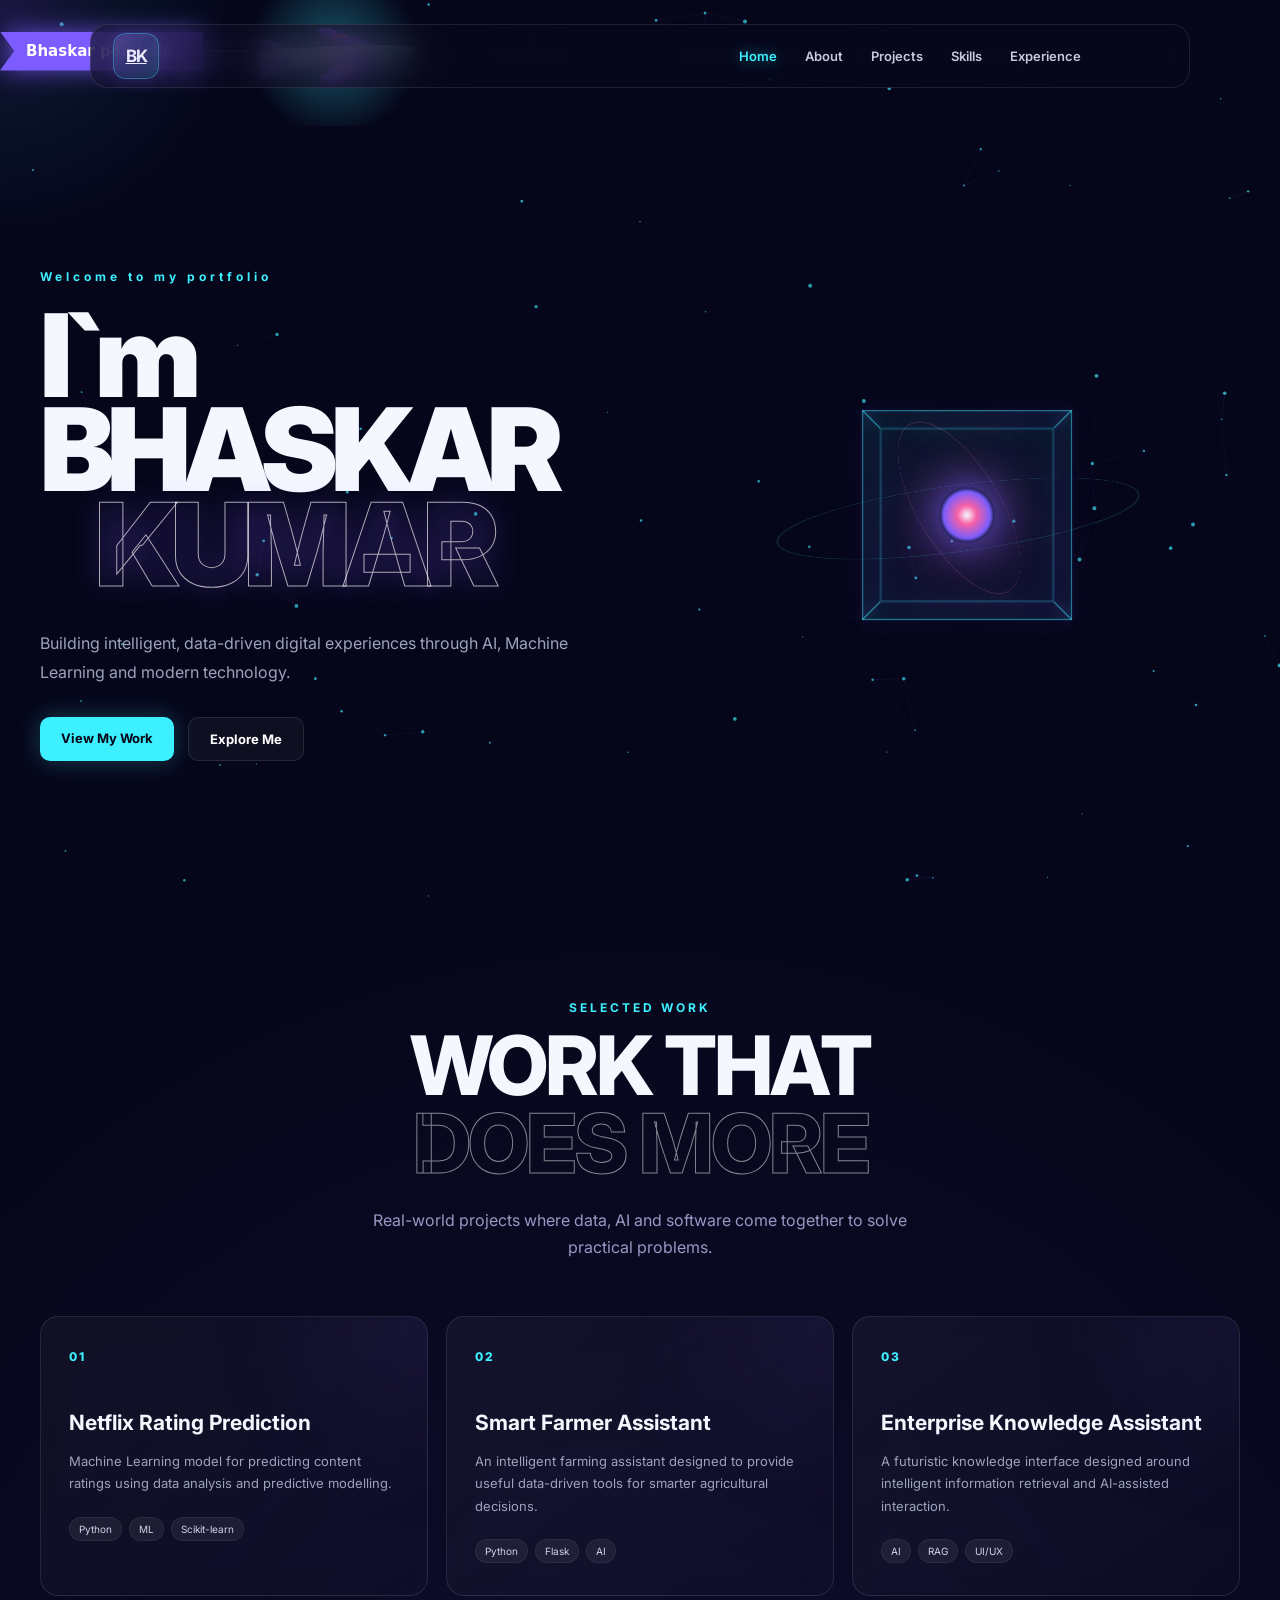
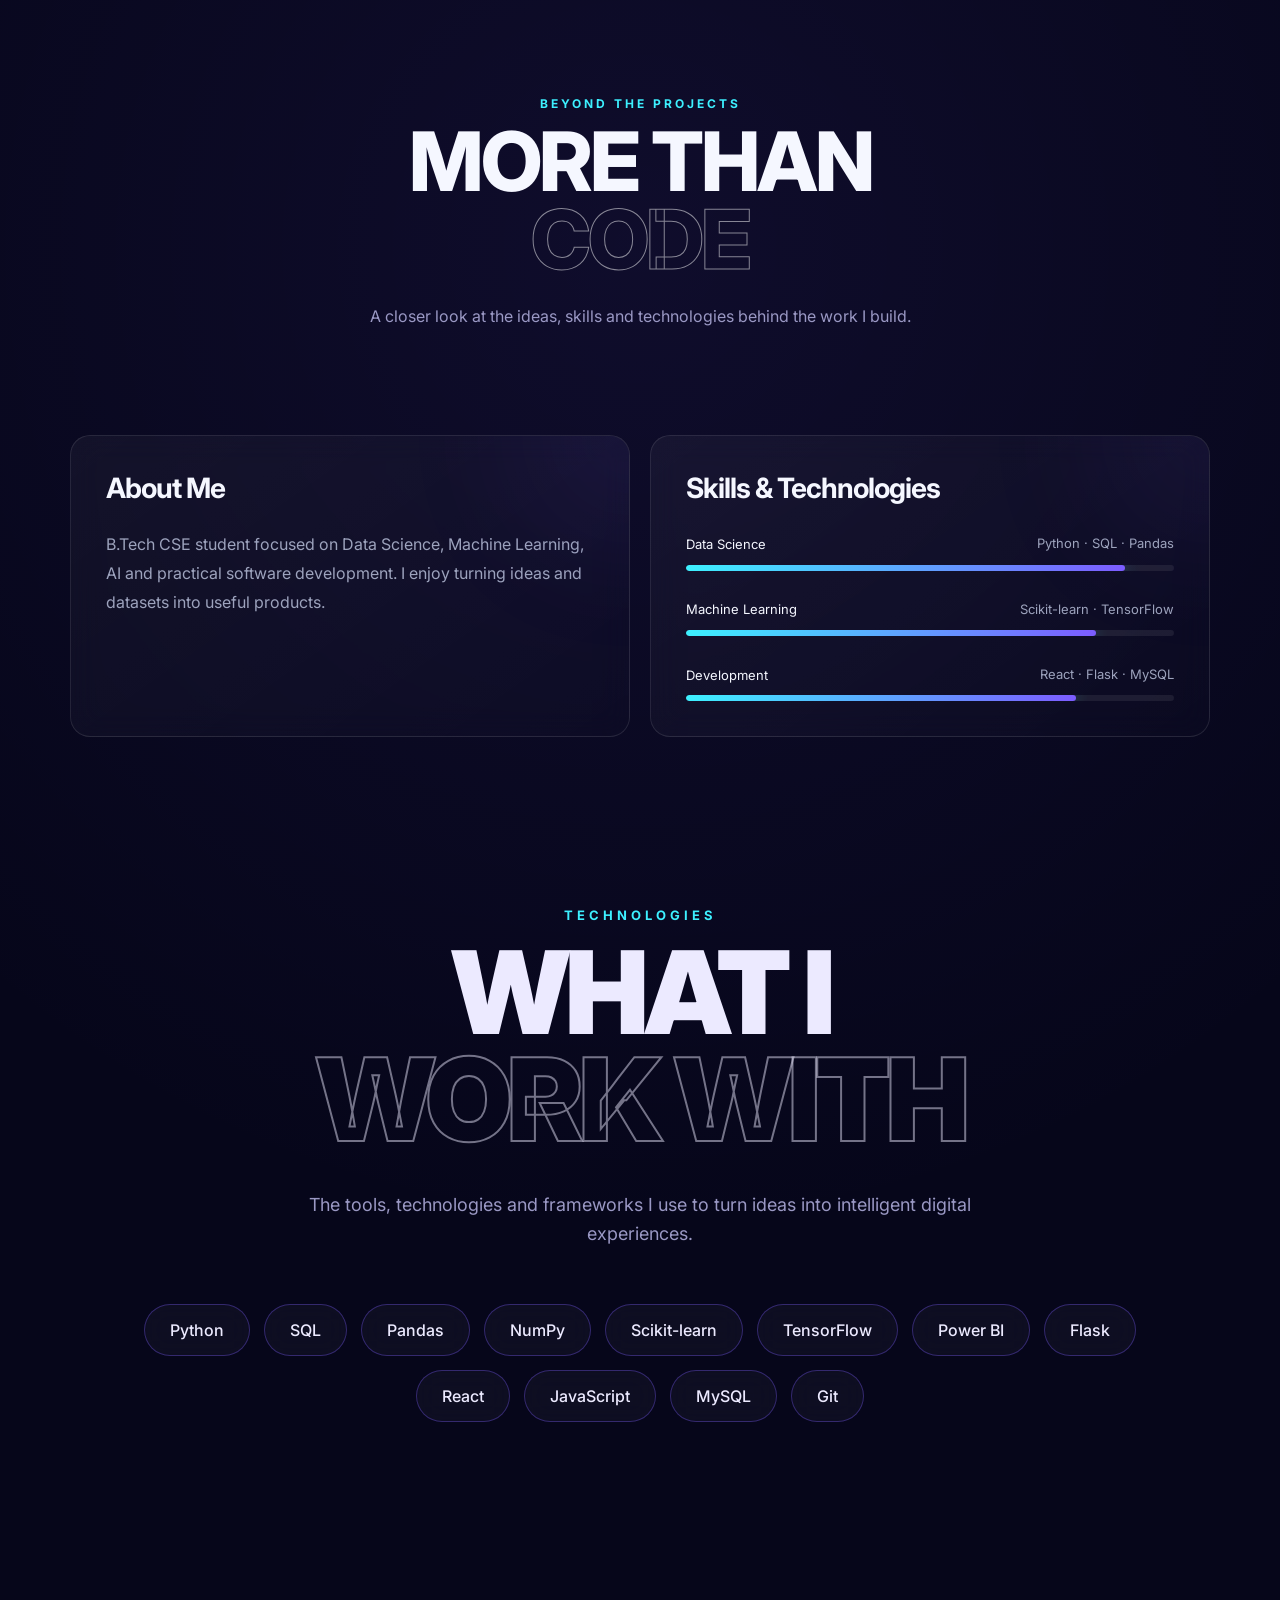
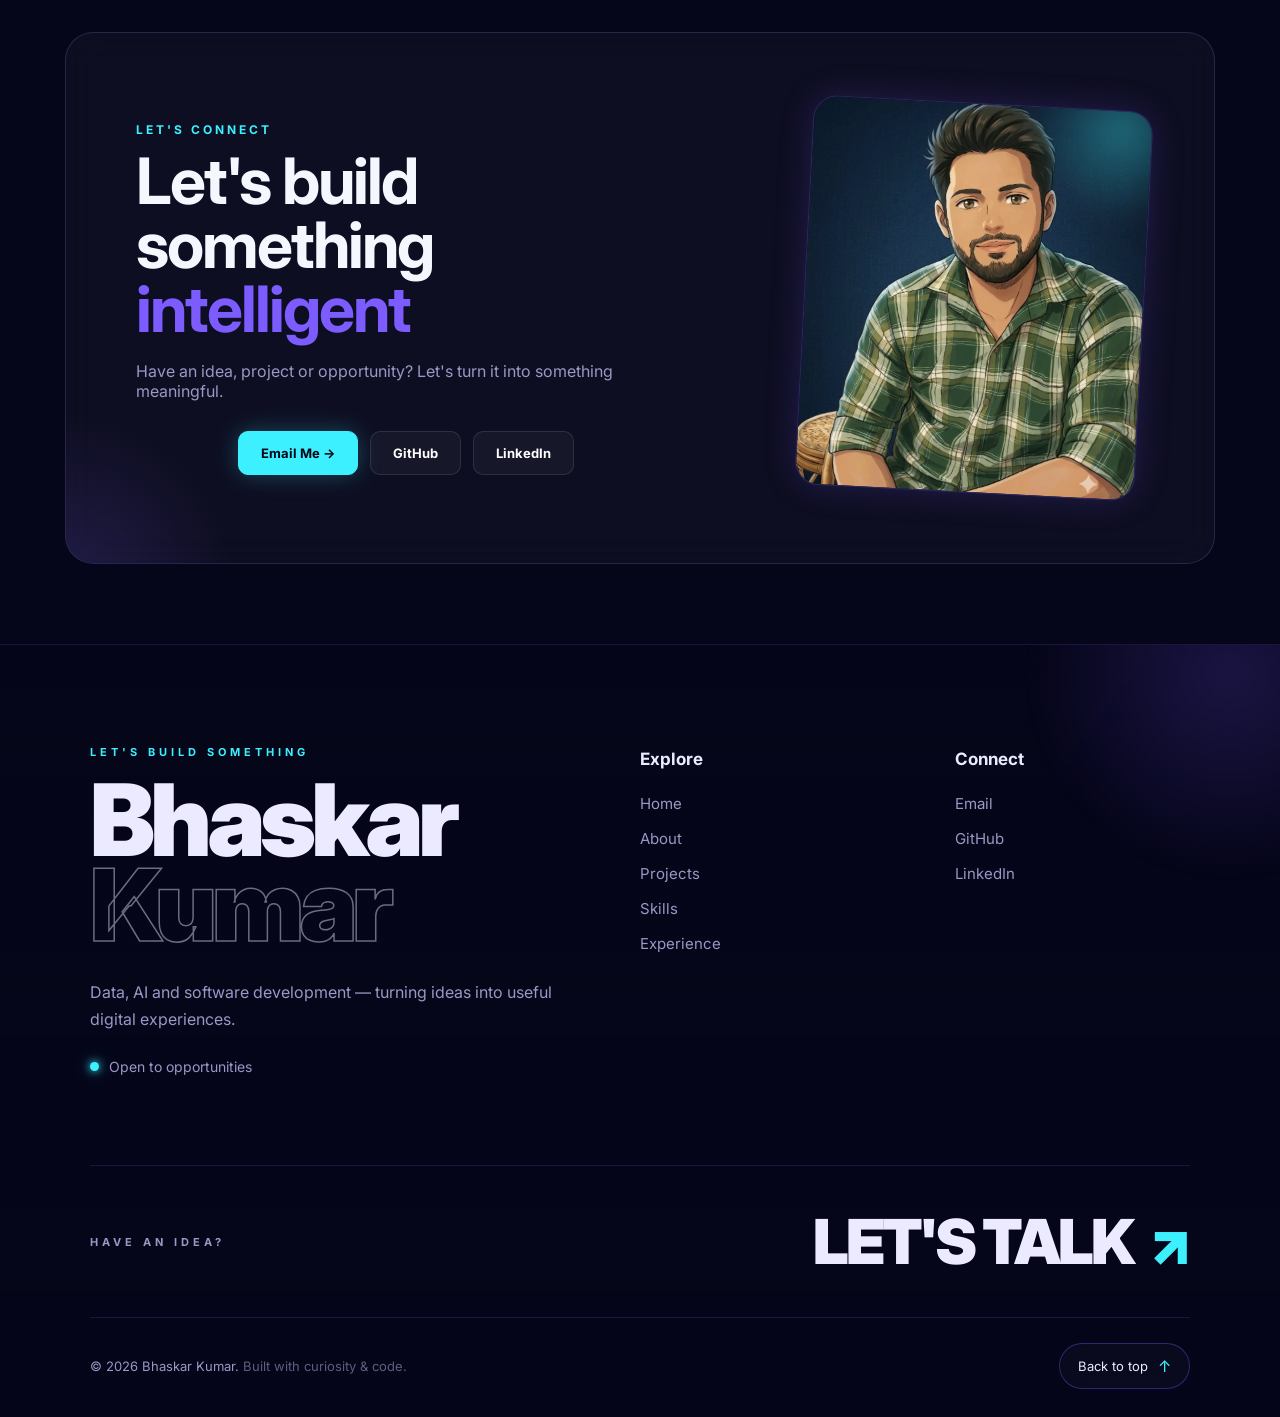
<file: index.html>
<!DOCTYPE html>
<html lang="en">
<head>
    <meta charset="UTF-8">
    <meta name="viewport" content="width=device-width, initial-scale=1.0">

    <title>Bhaskar Kumar | Portfolio</title>

    <link rel="stylesheet" href="css/global.css">
</head>

<body>


    <!-- AIRPLANE SVG DEFINITION -->
    <svg width="0" height="0" style="position:absolute" aria-hidden="true">
        <defs>

            <symbol id="pl" viewBox="0 0 200 120">

                <path
                    d="M120 52 L80 6 L98 6 L156 52Z"
                    style="fill:var(--v)"
                />

                <path
                    d="M120 68 L80 114 L98 114 L156 68Z"
                    style="fill:var(--v)"
                />

                <path
                    d="M34 53 L12 30 L24 30 L52 53Z"
                    style="fill:var(--v)"
                />

                <path
                    d="M34 67 L12 90 L24 90 L52 67Z"
                    style="fill:var(--v)"
                />

                <path
                    d="M196 60 C186 51 150 49 100 49 L30 52 L10 58 L10 62 L30 68 L100 71 C150 71 186 69 196 60Z"
                    style="fill:var(--fg)"
                />

                <ellipse
                    cx="168"
                    cy="60"
                    rx="14"
                    ry="4.5"
                    style="fill:var(--c)"
                />

                <rect
                    x="100"
                    y="22"
                    width="18"
                    height="7"
                    rx="3"
                    style="fill:var(--p)"
                />

                <rect
                    x="100"
                    y="91"
                    width="18"
                    height="7"
                    rx="3"
                    style="fill:var(--p)"
                />

            </symbol>

        </defs>
    </svg>
    
        <!-- AIRPLANE -->
    <div class="flyer" aria-hidden="true">

        <div class="fin">

            <div class="ban">
                <span>Bhaskar portfolio</span>
            </div>

            <div class="rope"></div>

            <div class="pw">

                <div class="plane">

                    <svg class="ly"
                         viewBox="0 0 200 120"
                         style="transform:translateZ(-12px);filter:brightness(.4)">
                        <use href="#pl" width="200" height="120"></use>
                    </svg>

                    <svg class="ly"
                         viewBox="0 0 200 120"
                         style="transform:translateZ(-9px);filter:brightness(.5)">
                        <use href="#pl" width="200" height="120"></use>
                    </svg>

                    <svg class="ly"
                         viewBox="0 0 200 120"
                         style="transform:translateZ(-6px);filter:brightness(.6)">
                        <use href="#pl" width="200" height="120"></use>
                    </svg>

                    <svg class="ly"
                         viewBox="0 0 200 120"
                         style="transform:translateZ(-3px);filter:brightness(.8)">
                        <use href="#pl" width="200" height="120"></use>
                    </svg>

                    <svg class="ly"
                         viewBox="0 0 200 120">
                        <use href="#pl" width="200" height="120"></use>
                    </svg>

                </div>

            </div>

        </div>

    </div>

    <!-- Animated Background -->
    <canvas id="bg"></canvas>
    <div class="mouse-glow"></div>


    <!-- Navigation -->
    <nav class="navbar">

        <a href="index.html" class="logo">BK</a>

        <div class="nav-links">
            <a href="index.html" class="active">Home</a>
            <a href="about.html">About</a>
            <a href="projects.html">Projects</a>
            <a href="skills.html">Skills</a>
            <a href="experience.html">Experience</a>
        </div>

       <!---- <button class="theme-btn" id="themeToggle">☼</button> --->

    </nav>


    <!-- Hero Section -->
    <main class="hero">

        <div class="hero-content">

            <p class="eyebrow">
                Welcome to my portfolio
            </p>

            <h1>
                 I`m BHASKAR
                <span>KUMAR</span>
            </h1>

            <p class="hero-description">
                Building intelligent, data-driven digital experiences
                through AI, Machine Learning and modern technology.
            </p>

            <div class="hero-buttons">
                <a href="#projects" class="primary-btn">
                    View My Work
                </a>

                <a href="about.html" class="secondary-btn">
                    Explore Me
                </a>
            </div>

        </div>


        <!-- 3D Visual -->
        <div class="hero-visual">

            <div class="orbit orbit-one"></div>
            <div class="orbit orbit-two"></div>

            <div class="cube">

                <div class="face front"></div>
                <div class="face back"></div>
                <div class="face right"></div>
                <div class="face left"></div>
                <div class="face top"></div>
                <div class="face bottom"></div>

                <div class="cube-core"></div>

            </div>

        </div>

    </main>


    <!-- Projects Preview -->
    <section class="projects-preview" id="projects">

        <div class="section-heading">

            <p class="section-label">
                SELECTED WORK
            </p>

            <h2>
                WORK THAT
                <span>DOES MORE</span>
            </h2>

            <p>
                Real-world projects where data, AI and software
                come together to solve practical problems.
            </p>

        </div>


        <div class="project-grid">

            <article class="project-card">

                <span class="project-number">01</span>

                <h3>Netflix Rating Prediction</h3>

                <p>
                    Machine Learning model for predicting
                    content ratings using data analysis and
                    predictive modelling.
                </p>

                <div class="project-tags">
                    <span>Python</span>
                    <span>ML</span>
                    <span>Scikit-learn</span>
                </div>

            </article>


            <article class="project-card">

                <span class="project-number">02</span>

                <h3>Smart Farmer Assistant</h3>

                <p>
                    An intelligent farming assistant designed
                    to provide useful data-driven tools for
                    smarter agricultural decisions.
                </p>

                <div class="project-tags">
                    <span>Python</span>
                    <span>Flask</span>
                    <span>AI</span>
                </div>

            </article>


            <article class="project-card">

                <span class="project-number">03</span>

                <h3>Enterprise Knowledge Assistant</h3>

                <p>
                    A futuristic knowledge interface designed
                    around intelligent information retrieval
                    and AI-assisted interaction.
                </p>

                <div class="project-tags">
                    <span>AI</span>
                    <span>RAG</span>
                    <span>UI/UX</span>
                </div>

            </article>

        </div>

        <!-- =========================
             ABOUT + SKILLS
        ========================= -->
        <!-- About & Skills Heading -->
        <div class="section-heading about-heading">

            <p class="section-label">
                BEYOND THE PROJECTS
            </p>

            <h2>
                MORE THAN
                <span>CODE</span>
            </h2>

            <p>
                A closer look at the ideas, skills and technologies
                behind the work I build.
            </p>

        </div>

        <section id="about">
            <div class="about">

                <div class="panel">
                    <h2>About Me</h2>

                    <p class="muted">
                        B.Tech CSE student focused on Data Science,
                        Machine Learning, AI and practical software development.
                        I enjoy turning ideas and datasets into useful products.
                    </p>
                </div>

                <div id="skills" class="panel">
                    <h2>Skills & Technologies</h2>

                    <div class="skill">
                        <div class="skill-top">
                            <span>Data Science</span>
                            <span class="muted">
                                Python · SQL · Pandas
                            </span>
                        </div>

                        <div class="bar">
                            <i style="width:90%"></i>
                        </div>
                    </div>

                    <div class="skill">
                        <div class="skill-top">
                            <span>Machine Learning</span>
                            <span class="muted">
                                Scikit-learn · TensorFlow
                            </span>
                        </div>

                        <div class="bar">
                            <i style="width:84%"></i>
                        </div>
                    </div>

                    <div class="skill">
                        <div class="skill-top">
                            <span>Development</span>
                            <span class="muted">
                                React · Flask · MySQL
                            </span>
                        </div>

                        <div class="bar">
                            <i style="width:80%"></i>
                        </div>
                    </div>

                </div>

            </div>
        </section>
        
        <!-- =========================
            WAHT I WORK WITH
        ========================= -->

        <section class="work-with">

            <div class="work-with-heading">

                <p class="section-label">
                    TECHNOLOGIES
                </p>

                <h2>
                    WHAT I
                    <span>WORK WITH</span>
                </h2>

                <p class="work-with-description">
                    The tools, technologies and frameworks I use
                    to turn ideas into intelligent digital experiences.
                </p>

            </div>


            <!-- TECHNOLOGY PILLS -->
            <div class="tech-list">

                <span class="tech-pill">Python</span>
                <span class="tech-pill">SQL</span>
                <span class="tech-pill">Pandas</span>
                <span class="tech-pill">NumPy</span>

                <span class="tech-pill">Scikit-learn</span>
                <span class="tech-pill">TensorFlow</span>
                <span class="tech-pill">Power BI</span>

                <span class="tech-pill">Flask</span>
                <span class="tech-pill">React</span>
                <span class="tech-pill">JavaScript</span>

                <span class="tech-pill">MySQL</span>
                <span class="tech-pill">Git</span>

            </div>

        </section>
       


        <!-- =========================
            CONTACT
        ========================= -->

        <section id="contact" class="cta">

            <div class="cta-content">

                <p class="section-label">
                    LET'S CONNECT
                </p>

                <h2>
                    Let's build something
                    <span>intelligent</span>
                </h2>

                <p class="cta-text">
                    Have an idea, project or opportunity?
                    Let's turn it into something meaningful.
                </p>

                <div class="row">

                    <a
                        class="btn primary"
                        href="mailto:bhaskarkumar7673@gmail.com"
                    >
                        Email Me →
                    </a>

                    <a
                        class="btn"
                        href="https://github.com/Bhaskarkumar123"
                    >
                        GitHub
                    </a>

                    <a
                        class="btn"
                        href="https://www.linkedin.com/in/bhaskar-kumar-37b257291"
                    >
                        LinkedIn
                    </a>

                </div>

            </div>


            <div class="cta-image">

                <div class="image-glow"></div>

                <img
                    src="images/contact.jpeg"
                    alt="Bhaskar Kumar"
                >

            </div>

        </section>
    </section>


<!-- ========================================
     FOOTER
======================================== -->

<footer class="site-footer">

    <div class="footer-glow"></div>

    <div class="footer-top">

        <!-- LEFT -->
        <div class="footer-intro">

            <p class="footer-label">
                LET'S BUILD SOMETHING
            </p>

            <h2>
                Bhaskar
                <span> Kumar</span>
            </h2>

            <p class="footer-description">
                Data, AI and software development —
                turning ideas into useful digital experiences.
            </p>

            <div class="footer-status">
                <span class="status-dot"></span>
                Open to opportunities
            </div>

        </div>


        <!-- EXPLORE -->
        <div class="footer-column">

            <h3>Explore</h3>

            <a href="index.html">Home</a>
            <a href="about.html">About</a>
            <a href="projects.html">Projects</a>
            <a href="skills.html">Skills</a>
            <a href="experience.html">Experience</a>

        </div>


        <!-- CONNECT -->
        <div class="footer-column">

            <h3>Connect</h3>

            <a href="mailto:bhaskarkumar7673@gmail.com">
                Email
            </a>

            <a href="https://github.com/Bhaskarkumar123" target="_blank">
                GitHub
            </a>

            <a href="https://www.linkedin.com/in/bhaskar-kumar-37b257291" target="_blank">
                LinkedIn
            </a>

        </div>

    </div>


    <!-- BIG CTA -->

    <div class="footer-cta">

        <p>HAVE AN IDEA?</p>

        <a href="mailto:bhaskarkumar7673@gmail.com">
            LET'S TALK
            <span>↗</span>
        </a>

    </div>


    <!-- BOTTOM -->

    <div class="footer-bottom">

        <p>
            © 2026 Bhaskar Kumar.
            <span>Built with curiosity & code.</span>
        </p>

        <a href="#" class="back-top">
            Back to top
            <span>↑</span>
        </a>

    </div>

</footer>
    <script src="js/background.js"></script>

</body>
</html>
</file>
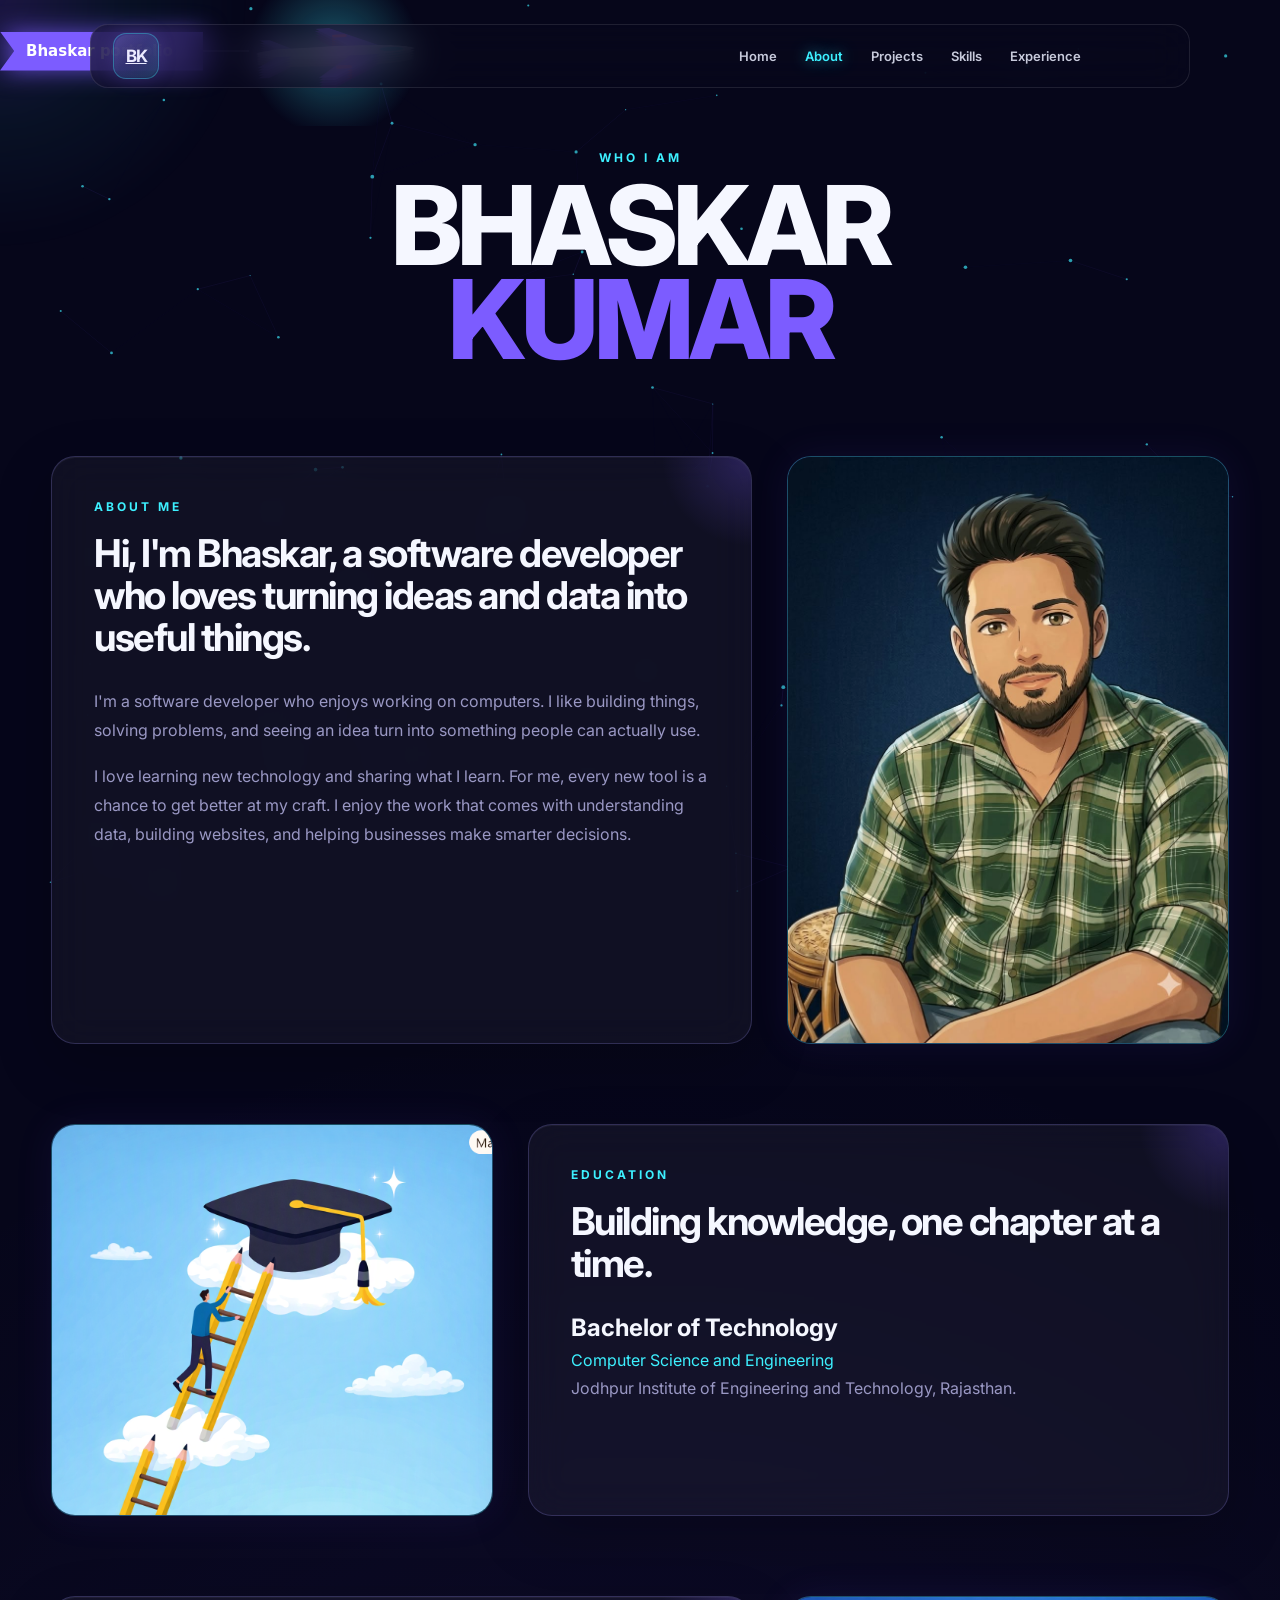
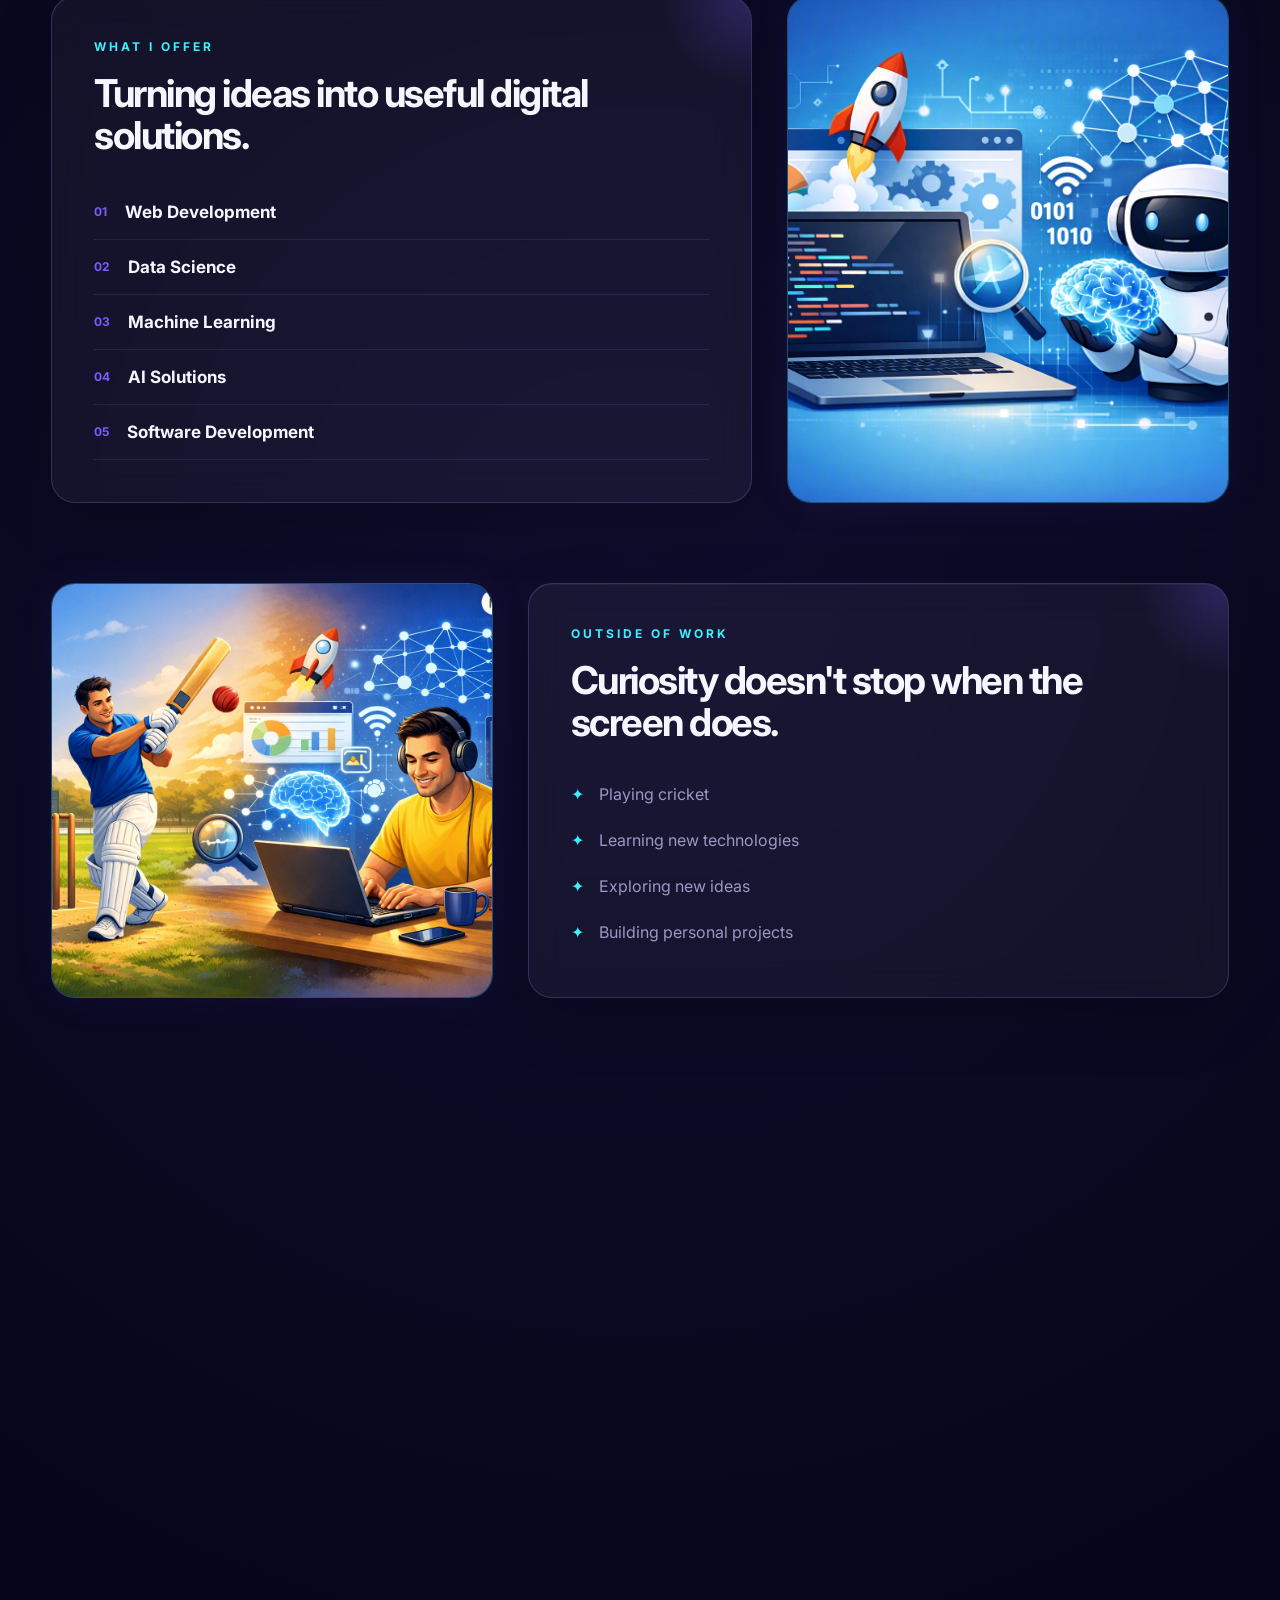
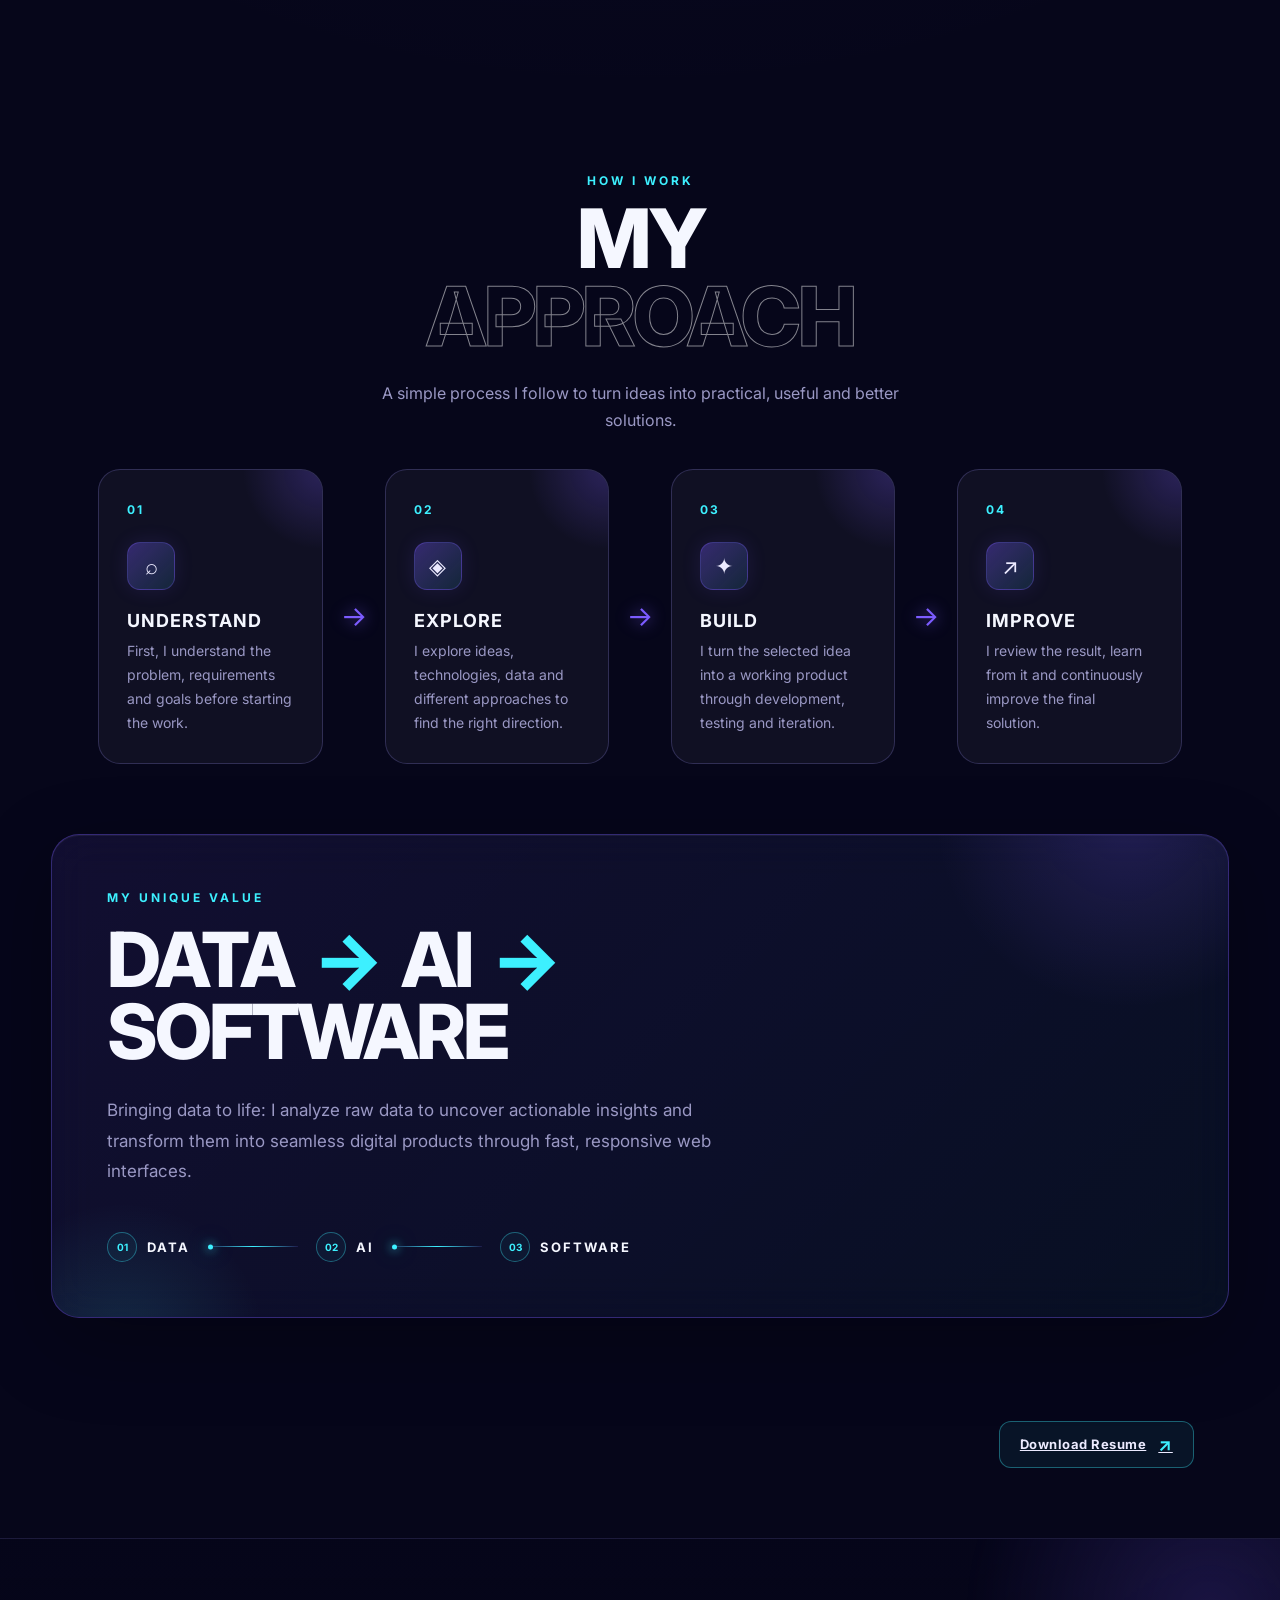
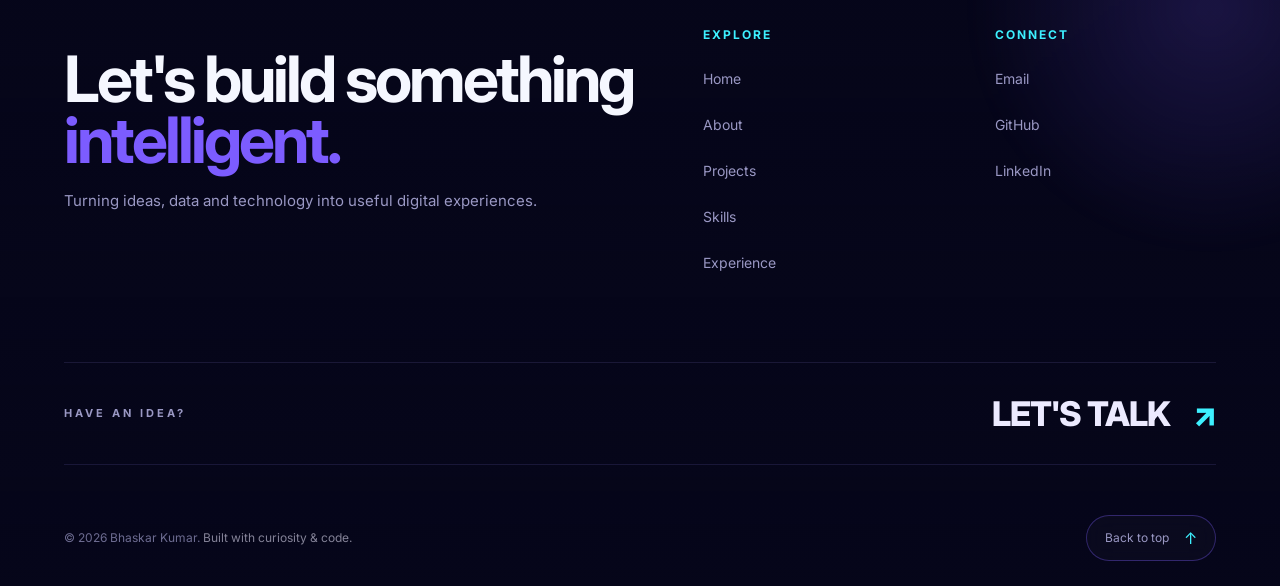
<file: about.html>
<!DOCTYPE html>
<html lang="en">
<head>
    <meta charset="UTF-8">
    <meta name="viewport" content="width=device-width, initial-scale=1.0">

    <title>About | Bhaskar Kumar</title>

    <link rel="stylesheet" href="css/global.css">
    <link rel="stylesheet" href="css/about.css">
    
</head>

<body>


    <!-- Airplane SVG Definition -->
    <svg width="0" height="0" style="position:absolute" aria-hidden="true">
        <defs>
            <symbol id="pl" viewBox="0 0 200 120">

                <path d="M120 52 L80 6 L98 6 L156 52Z"
                      style="fill:var(--v)"/>

                <path d="M120 68 L80 114 L98 114 L156 68Z"
                      style="fill:var(--v)"/>

                <path d="M34 53 L12 30 L24 30 L52 53Z"
                      style="fill:var(--v)"/>

                <path d="M34 67 L12 90 L24 90 L52 67Z"
                      style="fill:var(--v)"/>

                <path d="M196 60
                         C186 51 150 49 100 49
                         L30 52 L10 58
                         L10 62 L30 68
                         L100 71
                         C150 71 186 69 196 60Z"
                      style="fill:var(--fg)"/>

                <ellipse cx="168" cy="60" rx="14" ry="4.5"
                         style="fill:var(--c)"/>

                <rect x="100" y="22" width="18" height="7" rx="3"
                      style="fill:var(--p)"/>

                <rect x="100" y="91" width="18" height="7" rx="3"
                      style="fill:var(--p)"/>

            </symbol>
        </defs>
    </svg>

        <!-- Flying Airplane -->
    <div class="flyer" aria-hidden="true">

        <div class="fin">

            <div class="ban">
                <span>Bhaskar portfolio</span>
            </div>

            <div class="rope"></div>

            <div class="pw">

                <div class="plane">

                    <svg class="ly" viewBox="0 0 200 120"
                         style="transform:translateZ(-12px);filter:brightness(.4)">
                        <use href="#pl" width="200" height="120"></use>
                    </svg>

                    <svg class="ly" viewBox="0 0 200 120"
                         style="transform:translateZ(-9px);filter:brightness(.5)">
                        <use href="#pl" width="200" height="120"></use>
                    </svg>

                    <svg class="ly" viewBox="0 0 200 120"
                         style="transform:translateZ(-6px);filter:brightness(.6)">
                        <use href="#pl" width="200" height="120"></use>
                    </svg>

                    <svg class="ly" viewBox="0 0 200 120"
                         style="transform:translateZ(-3px);filter:brightness(.8)">
                        <use href="#pl" width="200" height="120"></use>
                    </svg>

                    <svg class="ly" viewBox="0 0 200 120">
                        <use href="#pl" width="200" height="120"></use>
                    </svg>

                </div>

            </div>

        </div>

    </div>

    <!-- Same Background -->
    <canvas id="bg"></canvas>
    <div class="mouse-glow"></div>


    <!-- Same Navbar -->
    <nav class="navbar">

        <a href="index.html" class="logo">BK</a>

        <div class="nav-links">
            <a href="index.html">Home</a>
            <a href="about.html" class="active">About</a>
            <a href="projects.html">Projects</a>
            <a href="skills.html">Skills</a>
            <a href="experience.html">Experience</a>
           <!----- <button class="theme-toggle">☼</button> --->
        </div>

    </nav>


    <main class="about-page">

        <!-- PAGE TITLE -->
        <header class="about-title reveal-top">
            <p class="section-label">WHO I AM</p>
            <h1>
                BHASKAR<br>
                <span>KUMAR</span>
            </h1>
        </header>


        <!-- 1. ABOUT ME + PHOTO -->
        <section class="about-row">

            <div class="about-card glass-card reveal-top">

                <p class="card-label">ABOUT ME</p>

                <h2>
                    Hi, I'm Bhaskar, a software developer who loves
                    turning ideas and data into useful things.
                </h2>

                <div class="about-story">

                    <p>
                        I'm a software developer who enjoys working on
                        computers. I like building things, solving problems,
                        and seeing an idea turn into something people can
                        actually use.
                    </p>

                    <p>
                        I love learning new technology and sharing what I
                        learn. For me, every new tool is a chance to get
                        better at my craft. I enjoy the work that comes with
                        understanding data, building websites, and helping
                        businesses make smarter decisions.
                    </p>

                </div>

            </div>


            <div class="photo-card reveal-right">
                <div class="photo-frame">
                    <img src="images/contact.jpeg"
                         alt="Bhaskar Kumar">
                </div>
            </div>

        </section>


        <!-- 2. PHOTO + EDUCATION -->
        <section class="about-row reverse">

            <div class="photo-card reveal-left">
                <div class="photo-frame">

                    <img src="images/BCO.png"
                         alt="Bhaskar Kumar">

                </div>
            </div>


            <div class="education-card glass-card reveal-top">

                <p class="card-label">EDUCATION</p>

                <h2>
                    Building knowledge,
                    one chapter at a time.
                </h2>

                <div class="education-content">

                    <h3>Bachelor of Technology</h3>

                    <p>
                        Computer Science and Engineering
                    </p>

                    <span>
                        Jodhpur Institute of Engineering and Technology, Rajasthan.
                    </span>

                </div>

            </div>

        </section>


        <!-- 3. WHAT I OFFER + PHOTO -->
        <section class="about-row">

            <div class="offer-card glass-card reveal-left">

                <p class="card-label">WHAT I OFFER</p>

                <h2>
                    Turning ideas into
                    useful digital solutions.
                </h2>

                <div class="offer-list">

                    <div class="offer-item">
                        <span>01</span>
                        <strong>Web Development</strong>
                    </div>

                    <div class="offer-item">
                        <span>02</span>
                        <strong>Data Science</strong>
                    </div>

                    <div class="offer-item">
                        <span>03</span>
                        <strong>Machine Learning</strong>
                    </div>

                    <div class="offer-item">
                        <span>04</span>
                        <strong>AI Solutions</strong>
                    </div>

                    <div class="offer-item">
                        <span>05</span>
                        <strong>Software Development</strong>
                    </div>

                </div>

            </div>


            <div class="photo-card reveal-right">

                <div class="photo-frame">
                    <img src="images/BCO1.png"
                         alt="Bhaskar Kumar">
                </div>

            </div>

        </section>
        

        <!-- 4. PHOTO + EXTRA ACTIVITIES -->
        <section class="about-row reverse">

            <div class="photo-card reveal-left">

                <div class="photo-frame">
                    <img src="images/BCO2.png"
                         alt="Bhaskar Kumar">
                </div>

            </div>


            <div class="activities-card glass-card reveal-right">

                <p class="card-label">OUTSIDE OF WORK</p>

                <h2>
                    Curiosity doesn't stop
                    when the screen does.
                </h2>

                <div class="activity-list">

                    <div class="activity-item">
                        <span>✦</span>
                        <p>Playing cricket</p>
                    </div>

                    <div class="activity-item">
                        <span>✦</span>
                        <p>Learning new technologies</p>
                    </div>

                    <div class="activity-item">
                        <span>✦</span>
                        <p>Exploring new ideas</p>
                    </div>

                    <div class="activity-item">
                        <span>✦</span>
                        <p>Building personal projects</p>
                    </div>

                </div>

                

            </div>

            

        </section>

        <!-- 4. WHAT DRIVE ME-- -->

        <section class="drives-section reveal-top">

            <div class="section-heading">
                <p class="section-label">MY MINDSET</p>

                <h2>
                    WHAT <span>DRIVES ME</span>
                </h2>

                <p>
                    The mindset I bring to every project, from the first idea
                    to the final solution.
                </p>
            </div>

            <div class="drives-flow">

                <div class="drive-card reveal-left">
                    <div class="drive-number">01</div>
                    <div class="drive-icon">✦</div>
                    <h3>CURIOUS</h3>
                    <p>
                        I enjoy discovering new ideas, technologies and
                        better ways to solve problems.
                    </p>
                </div>

                <div class="drive-arrow">→</div>

                <div class="drive-card reveal-top">
                    <div class="drive-number">02</div>
                    <div class="drive-icon">⌁</div>
                    <h3>BUILD</h3>
                    <p>
                        I turn ideas into practical projects and useful
                        digital experiences.
                    </p>
                </div>

                <div class="drive-arrow">→</div>

                <div class="drive-card reveal-top">
                    <div class="drive-number">03</div>
                    <div class="drive-icon">◈</div>
                    <h3>LEARN</h3>
                    <p>
                        Every project gives me an opportunity to learn
                        something new and improve my skills.
                    </p>
                </div>

                <div class="drive-arrow">→</div>

                <div class="drive-card reveal-right">
                    <div class="drive-number">04</div>
                    <div class="drive-icon">↗</div>
                    <h3>SOLVE</h3>
                    <p>
                        I focus on creating solutions that are useful,
                        meaningful and easy to understand.
                    </p>
                </div>

            </div>

        </section>

        <!-- MY APPROACH -->
        <section class="approach-section reveal-top">

            <div class="section-heading">
                <p class="section-label">HOW I WORK</p>

                <h2>
                    MY <span>APPROACH</span>
                </h2>

                <p>
                    A simple process I follow to turn ideas into practical,
                    useful and better solutions.
                </p>
            </div>

            <div class="approach-flow">

                <div class="approach-card reveal-left">
                    <span class="approach-number">01</span>

                    <div class="approach-icon">⌕</div>

                    <h3>UNDERSTAND</h3>

                    <p>
                        First, I understand the problem, requirements and
                        goals before starting the work.
                    </p>
                </div>

                <div class="approach-line">→</div>

                <div class="approach-card reveal-top">
                    <span class="approach-number">02</span>

                    <div class="approach-icon">◈</div>

                    <h3>EXPLORE</h3>

                    <p>
                        I explore ideas, technologies, data and different
                        approaches to find the right direction.
                    </p>
                </div>

                <div class="approach-line">→</div>

                <div class="approach-card reveal-top">
                    <span class="approach-number">03</span>

                    <div class="approach-icon">✦</div>

                    <h3>BUILD</h3>

                    <p>
                        I turn the selected idea into a working product
                        through development, testing and iteration.
                    </p>
                </div>

                <div class="approach-line">→</div>

                <div class="approach-card reveal-right">
                    <span class="approach-number">04</span>

                    <div class="approach-icon">↗</div>

                    <h3>IMPROVE</h3>

                    <p>
                        I review the result, learn from it and continuously
                        improve the final solution.
                    </p>
                </div>

            </div>

        </section>

        <!-- 5. UNIQUE VALUE PROPOSITION -->
        <section class="uvp-section">

            <div class="uvp-card reveal-top">

                <div class="uvp-content">

                    <p class="card-label">MY UNIQUE VALUE</p>

                    <h2>
                        DATA
                        <span>→</span>
                        AI
                        <span>→</span>
                        SOFTWARE
                    </h2>

                    <p class="uvp-description">
                        Bringing data to life: I analyze raw data to uncover actionable insights
                        and transform them into seamless digital products through fast, 
                        responsive web interfaces.
                    </p>

                </div>


                <div class="uvp-flow" aria-hidden="true">

                    <div class="flow-node">
                        <span>01</span>
                        <strong>DATA</strong>
                    </div>

                    <div class="flow-line"></div>

                    <div class="flow-node">
                        <span>02</span>
                        <strong>AI</strong>
                    </div>

                    <div class="flow-line"></div>

                    <div class="flow-node">
                        <span>03</span>
                        <strong>SOFTWARE</strong>
                    </div>

                </div>

            </div>

            <a href="images/Bhaskar_DS_Resume.pdf"
                class="resume-btn"
                download>
                    Download Resume
                    <span>↗</span>
                </a>

        </section>

    </main>

     <!-- FOOTER SECTION -->
    <footer class="site-footer">

    <div class="footer-glow"></div>

    <div class="footer-main">

        <!-- Brand -->
        <div class="footer-brand">

            <h2>
                Let's build something
                <span>intelligent.</span>
            </h2>

            <p>
                Turning ideas, data and technology into
                useful digital experiences.
            </p>

        </div>


        <!-- Navigation -->
        <div class="footer-column">

            <h3>Explore</h3>

            <a href="index.html">Home</a>
            <a href="about.html">About</a>
            <a href="projects.html">Projects</a>
            <a href="skills.html">Skills</a>
            <a href="experience.html">Experience</a>

        </div>


        <!-- Connect -->
        <div class="footer-column">

            <h3>Connect</h3>

            <a href="mailto:bhaskarkumar7673@gmail.com">
                Email
            </a>

            <a href="https://github.com/Bhaskarkumar123" target="_blank">
                GitHub
            </a>

            <a href="https://www.linkedin.com/in/bhaskar-kumar-37b257291" target="_blank">
                LinkedIn
            </a>

        </div>

    </div>


    <!-- BIG CTA -->

    <div class="footer-cta">

        <p>HAVE AN IDEA?</p>

        <a href="mailto:bhaskarkumar7673@gmail.com">
            LET'S TALK
            <span>↗</span>
        </a>

    </div>


    <!-- Bottom -->
    <div class="footer-bottom">

        <p>
            © 2026 Bhaskar Kumar.
            <span>Built with curiosity & code.</span>
        </p>

        <a href="#" class="back-top">
            Back to top
            <span>↑</span>
        </a>

    </div>

</footer>


    <script src="js/background.js"></script>
    <script src="js/about.js"></script>

</body>
</html>
</file>
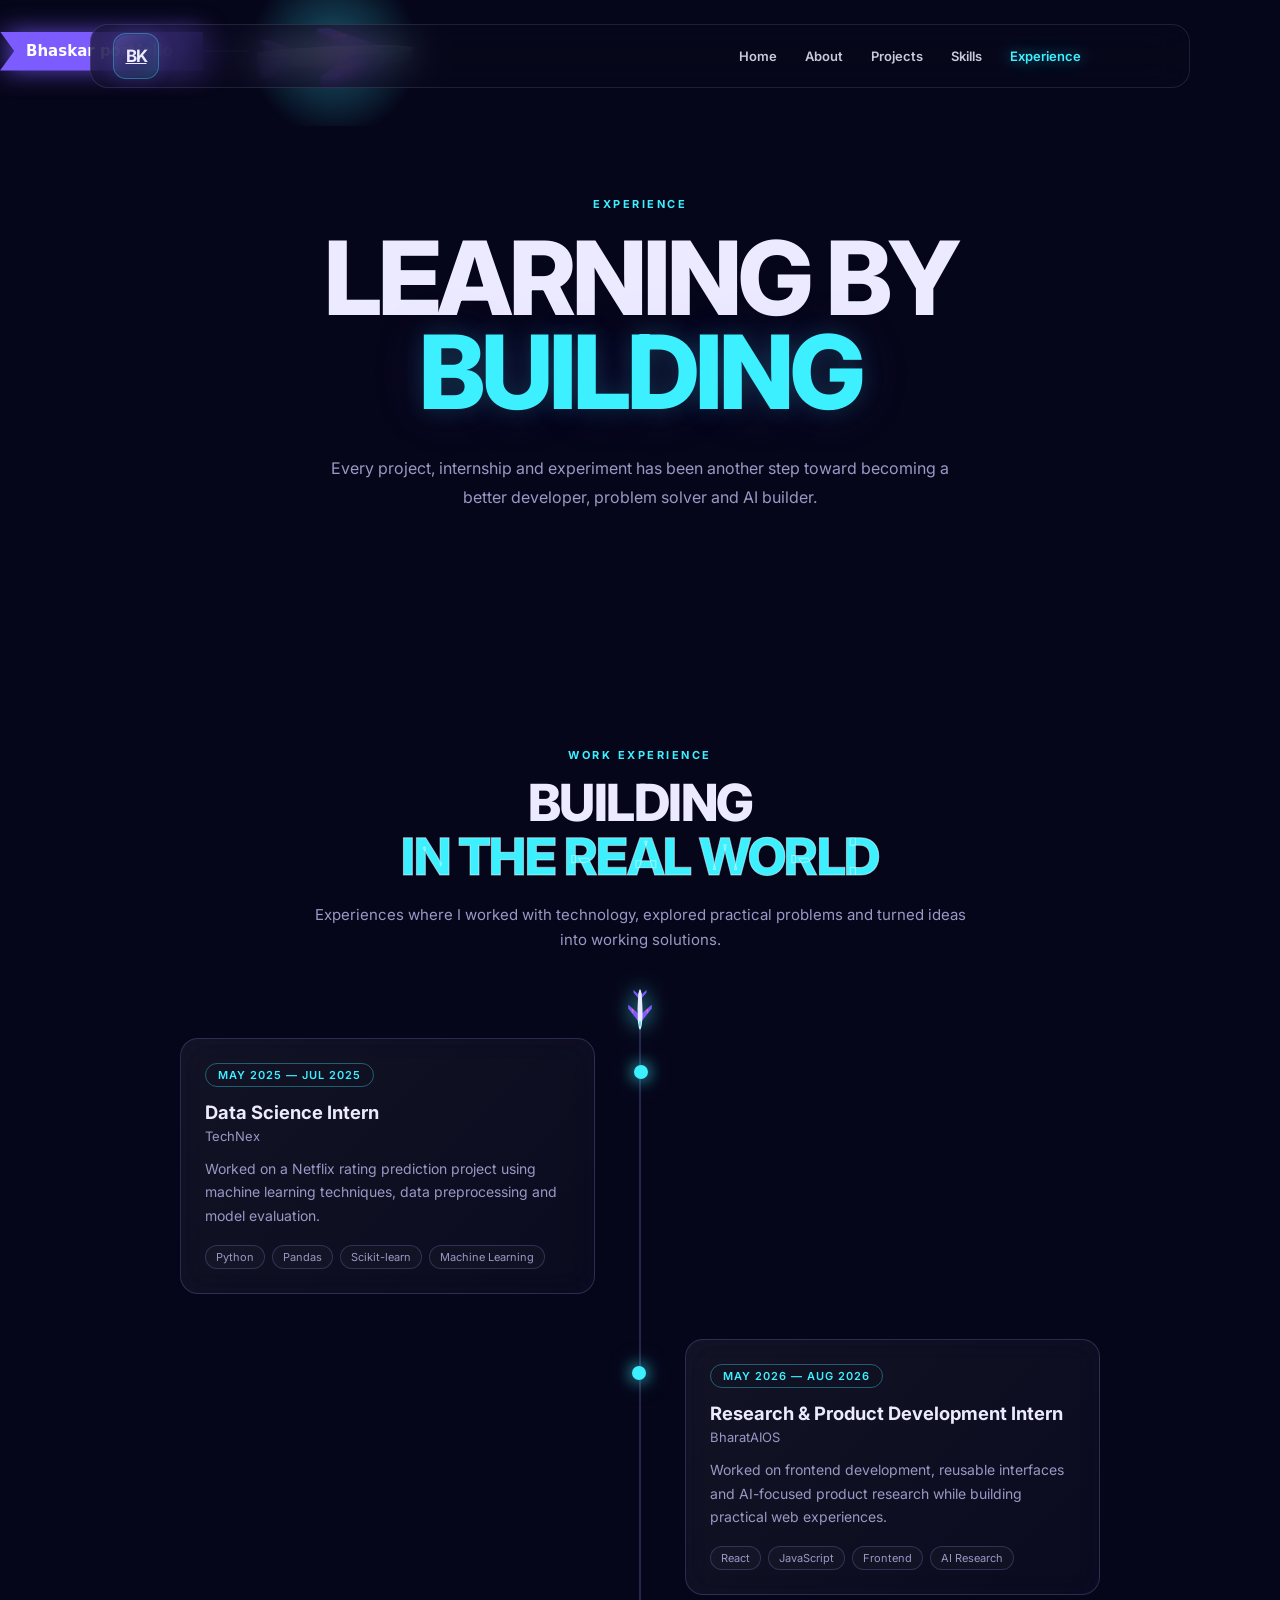
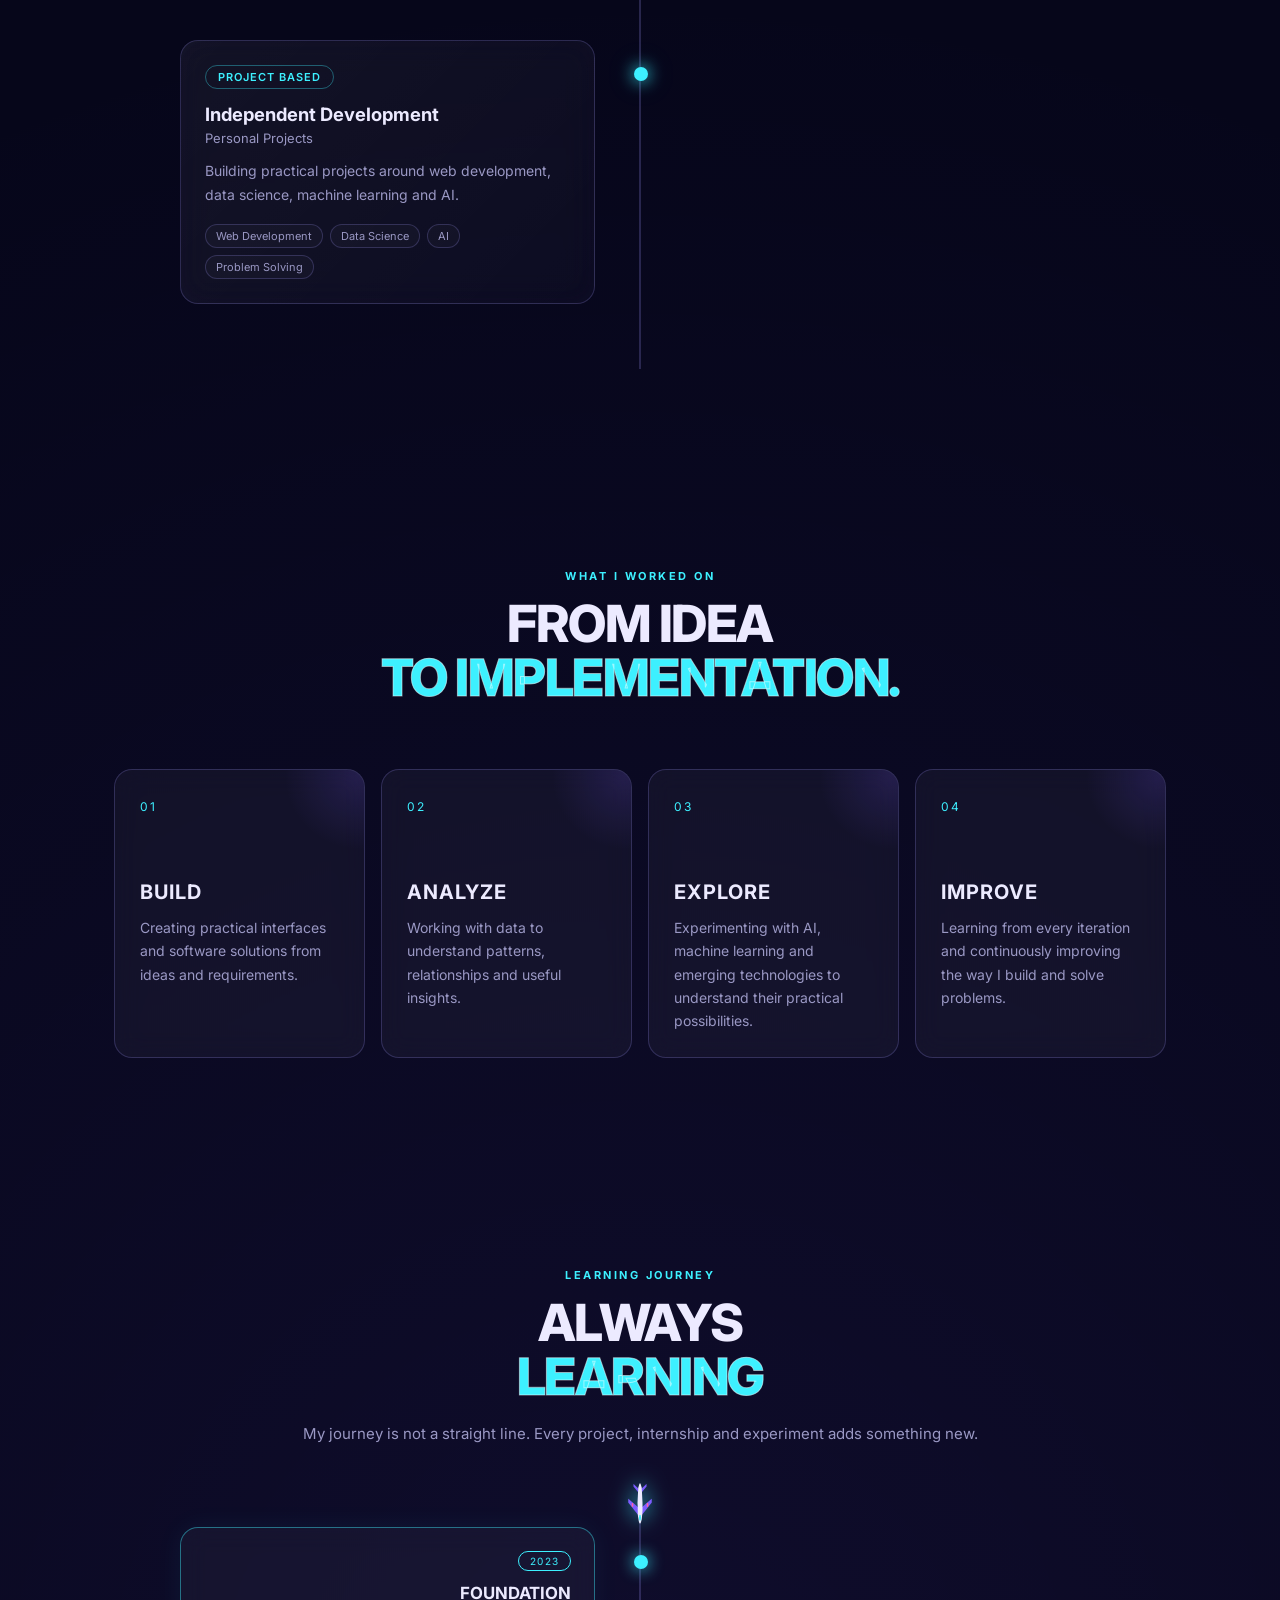
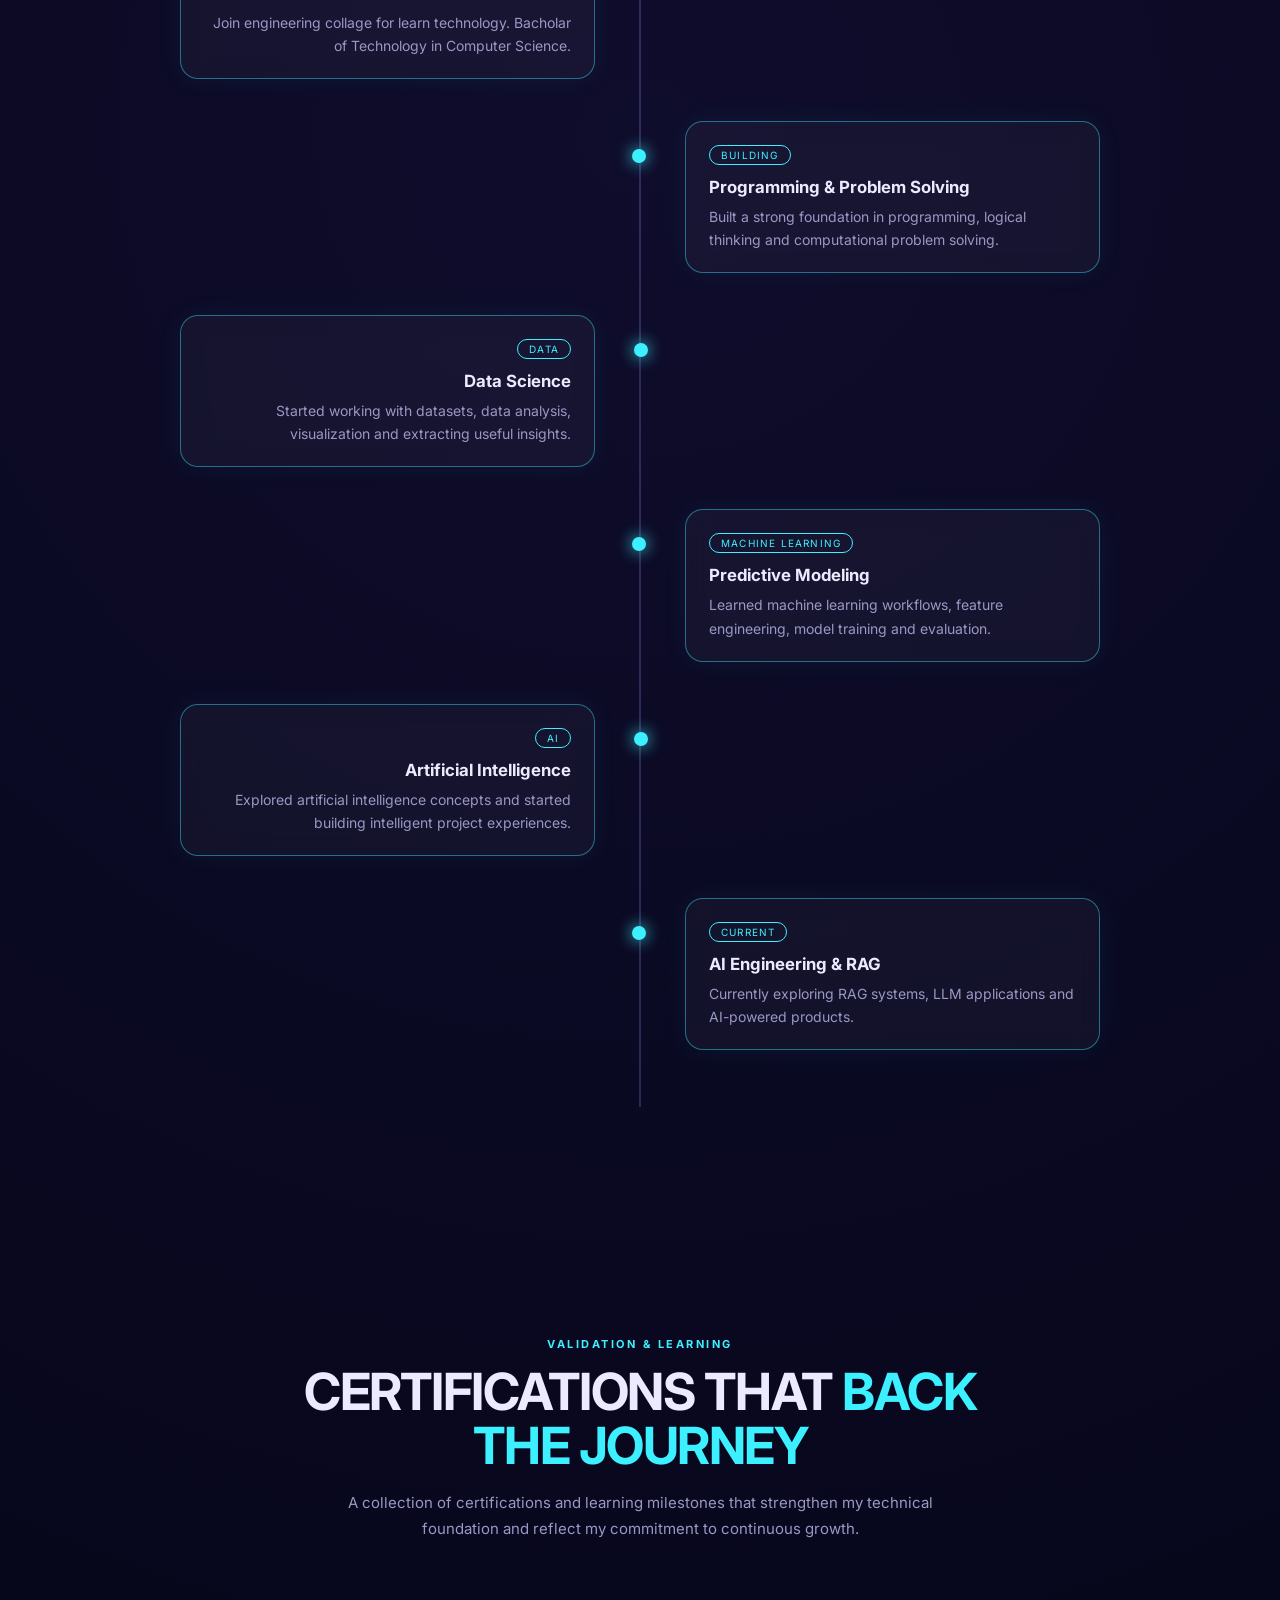
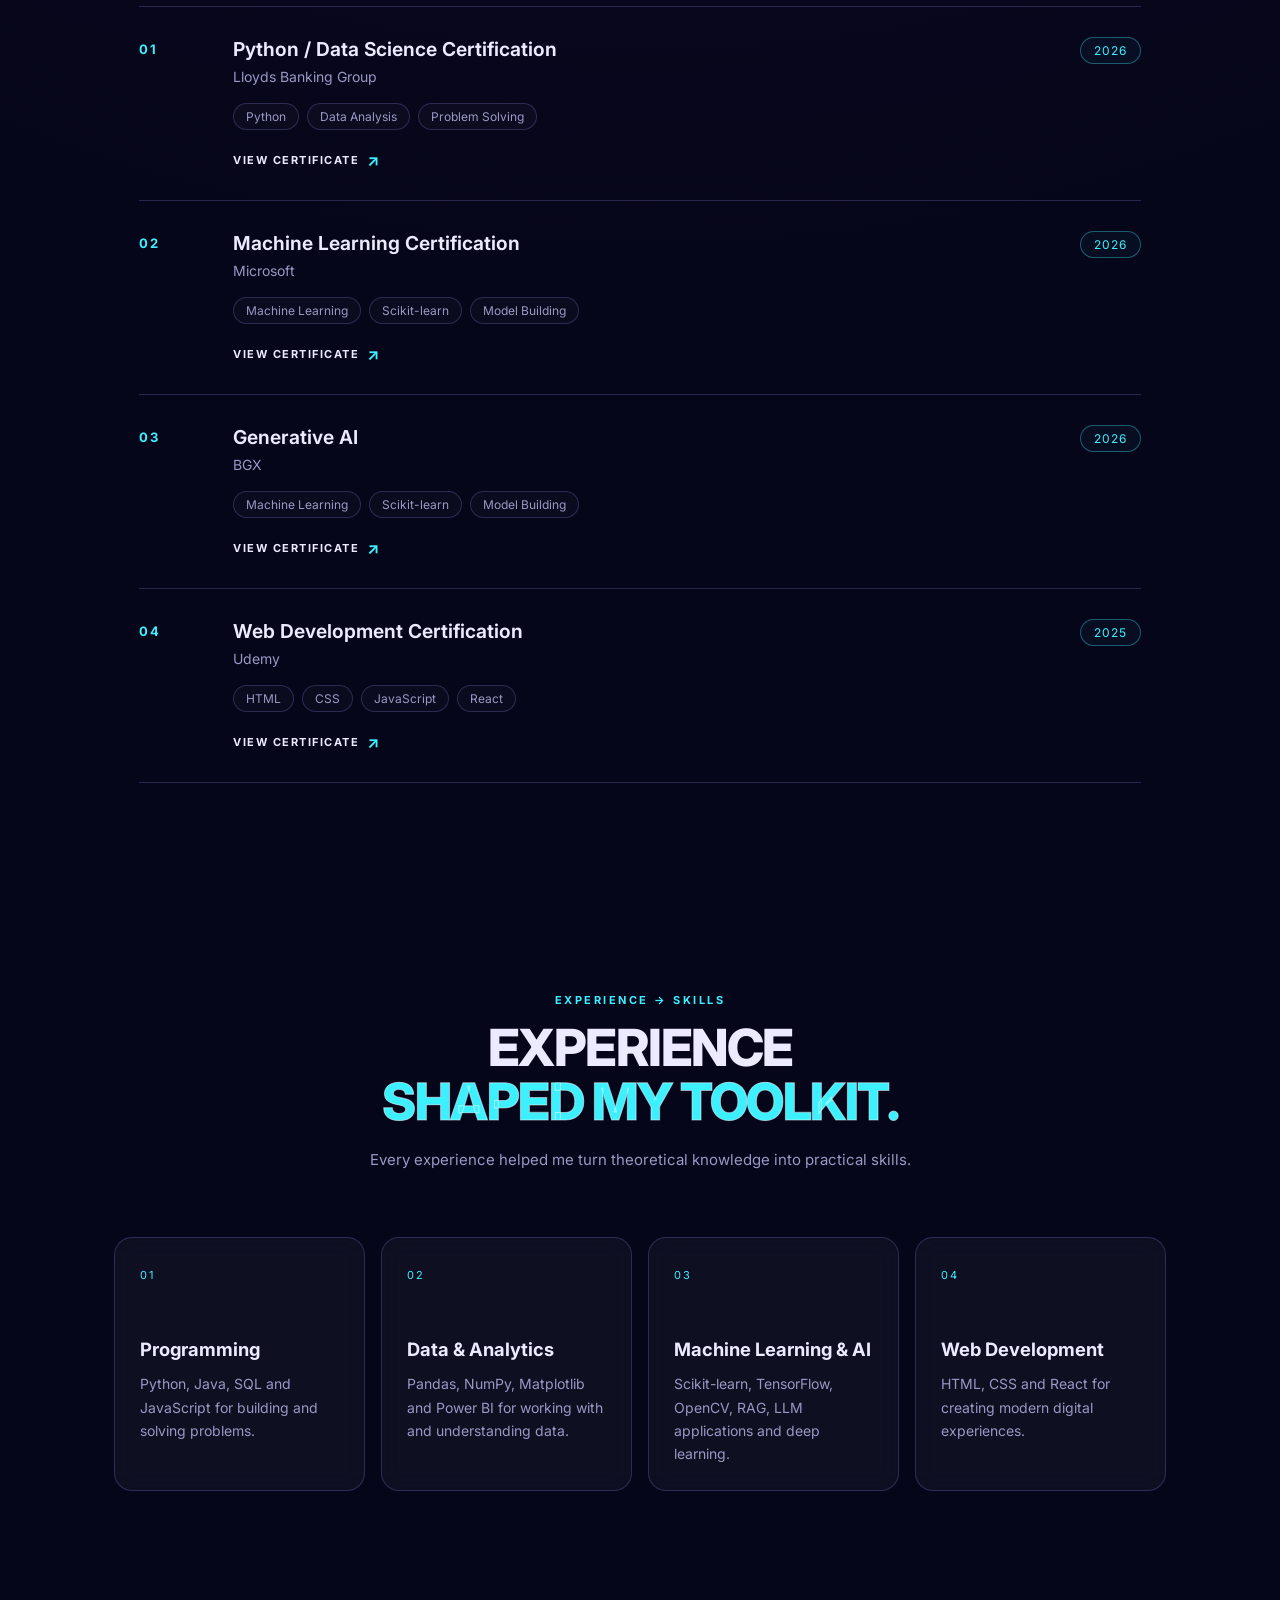
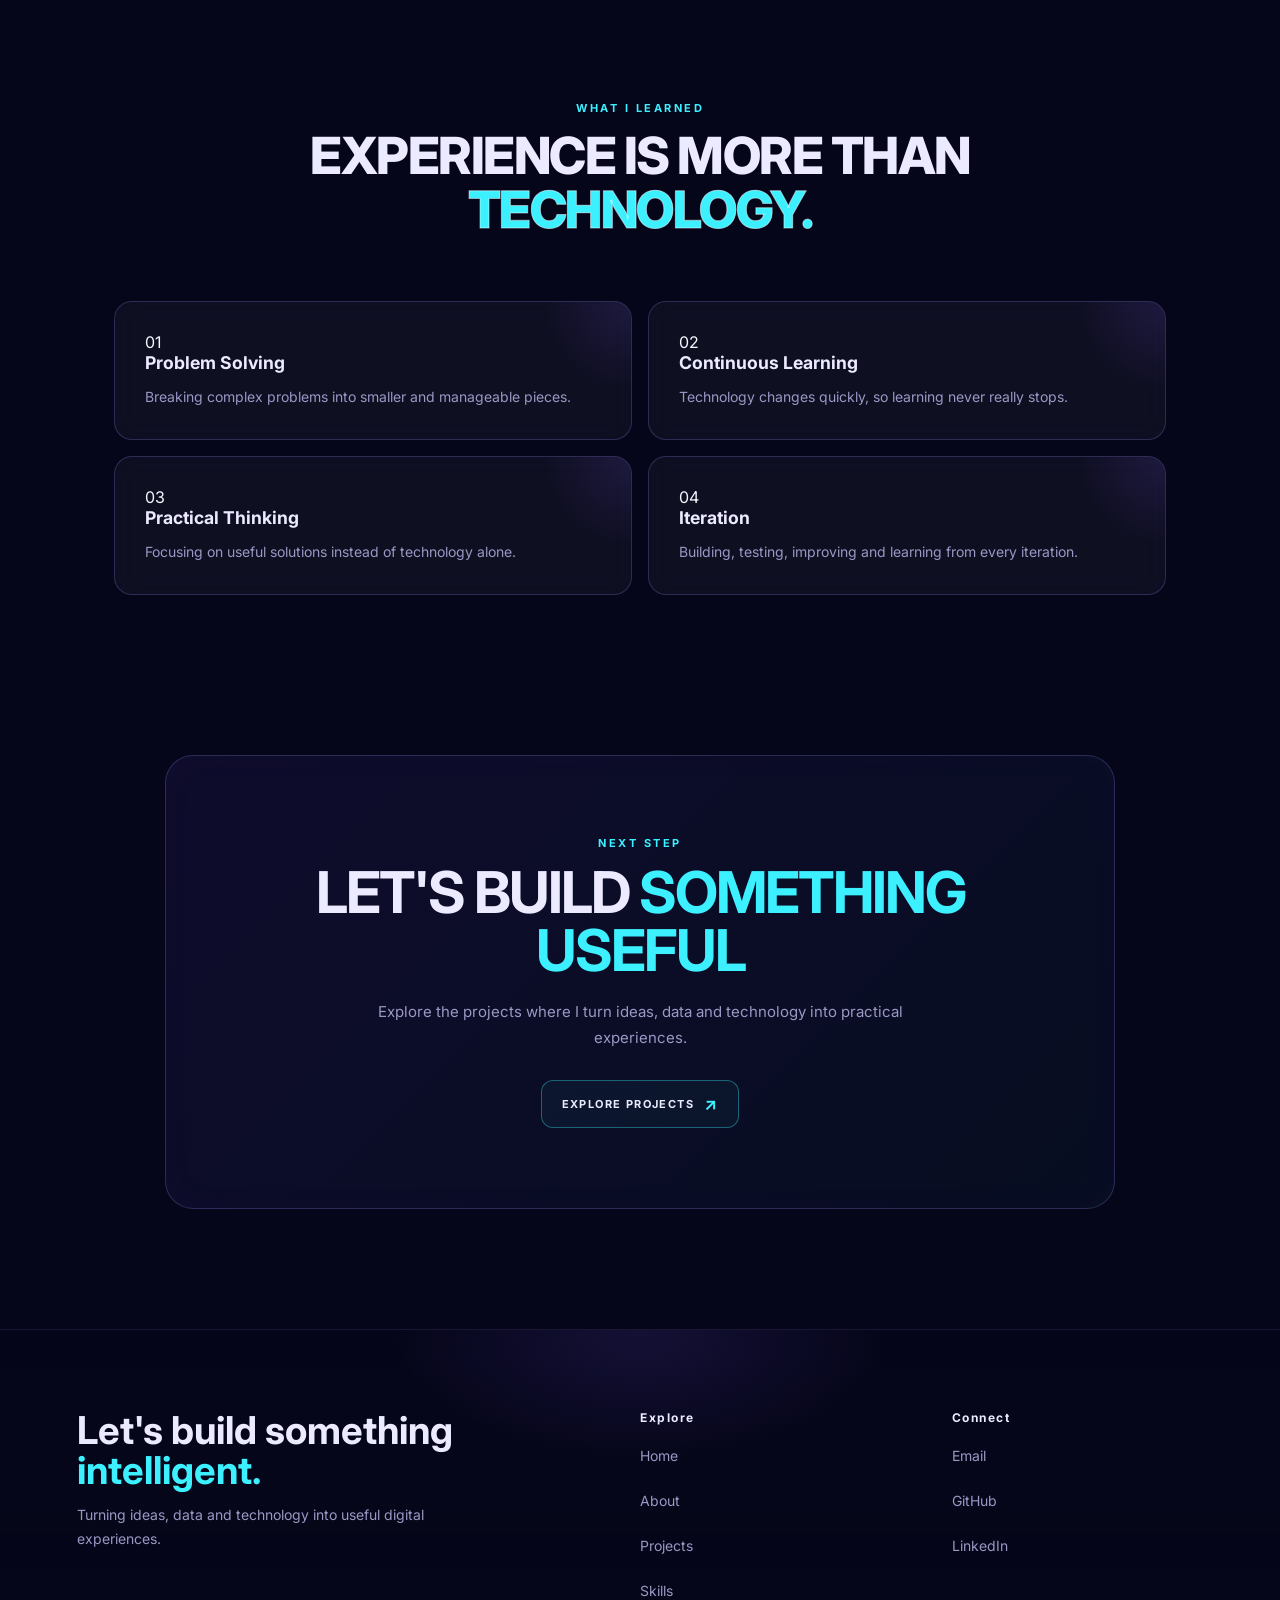
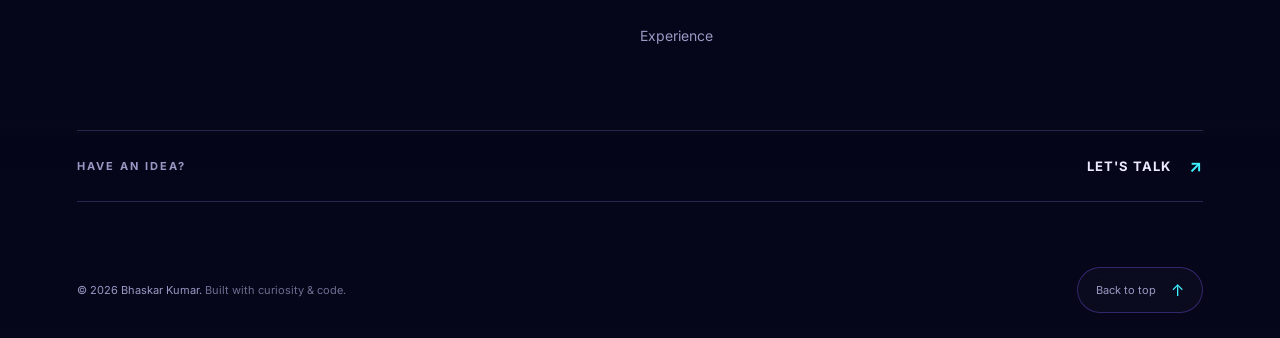
<file: experience.html>
<!DOCTYPE html>
<html lang="en">

<head>
    <meta charset="UTF-8">
    <meta name="viewport" content="width=device-width, initial-scale=1.0">

    <title>Experience | Bhaskar Kumar</title>

    <!-- Global CSS -->
    <link rel="stylesheet" href="css/global.css">

    <!-- Experience CSS -->
    <link rel="stylesheet" href="css/experience.css">
</head>

<body>

    <!-- =====================================================
         ORIGINAL AIRPLANE SVG DEFINITION
         SAME AIRPLANE FROM YOUR ORIGINAL DEMO
    ====================================================== -->

    <svg width="0"
         height="0"
         style="position:absolute"
         aria-hidden="true">

        <defs>

            <symbol id="pl" viewBox="0 0 200 120">

                <!-- Upper wing -->
                <path d="M120 52 L80 6 L98 6 L156 52Z"
                      style="fill:var(--v)"/>

                <!-- Lower wing -->
                <path d="M120 68 L80 114 L98 114 L156 68Z"
                      style="fill:var(--v)"/>

                <!-- Left upper wing -->
                <path d="M34 53 L12 30 L24 30 L52 53Z"
                      style="fill:var(--v)"/>

                <!-- Left lower wing -->
                <path d="M34 67 L12 90 L24 90 L52 67Z"
                      style="fill:var(--v)"/>

                <!-- Main airplane body -->
                <path d="M196 60
                         C186 51 150 49 100 49
                         L30 52
                         L10 58
                         L10 62
                         L30 68
                         L100 71
                         C150 71 186 69 196 60Z"
                      style="fill:var(--fg)"/>

                <!-- Engine / cyan glow -->
                <ellipse cx="168"
                         cy="60"
                         rx="14"
                         ry="4.5"
                         style="fill:var(--c)"/>

                <!-- Pink upper detail -->
                <rect x="100"
                      y="22"
                      width="18"
                      height="7"
                      rx="3"
                      style="fill:var(--p)"/>

                <!-- Pink lower detail -->
                <rect x="100"
                      y="91"
                      width="18"
                      height="7"
                      rx="3"
                      style="fill:var(--p)"/>

            </symbol>

        </defs>

    </svg>


    <!-- =====================================================
         GLOBAL FLYING AIRPLANE
         SAME ORIGINAL PLANE
    ====================================================== -->

    <div class="flyer" aria-hidden="true">

        <div class="fin">

            <div class="ban">
                <span>Bhaskar portfolio</span>
            </div>

            <div class="rope"></div>

            <div class="pw">

                <div class="plane">

                    <!-- Airplane depth -->
                    <svg class="ly"
                         viewBox="0 0 200 120"
                         style="transform:translateZ(-12px);filter:brightness(.4)">

                        <use href="#pl"
                             width="200"
                             height="120">
                        </use>

                    </svg>


                    <svg class="ly"
                         viewBox="0 0 200 120"
                         style="transform:translateZ(-9px);filter:brightness(.5)">

                        <use href="#pl"
                             width="200"
                             height="120">
                        </use>

                    </svg>


                    <svg class="ly"
                         viewBox="0 0 200 120"
                         style="transform:translateZ(-6px);filter:brightness(.6)">

                        <use href="#pl"
                             width="200"
                             height="120">
                        </use>

                    </svg>


                    <svg class="ly"
                         viewBox="0 0 200 120"
                         style="transform:translateZ(-3px);filter:brightness(.8)">

                        <use href="#pl"
                             width="200"
                             height="120">
                        </use>

                    </svg>


                    <!-- Main plane -->
                    <svg class="ly"
                         viewBox="0 0 200 120">

                        <use href="#pl"
                             width="200"
                             height="120">
                        </use>

                    </svg>

                </div>

            </div>

        </div>

    </div>


    <!-- =====================================================
         NAVBAR
    ====================================================== -->

    <header class="navbar">

        <a href="index.html" class="logo">
            BK
        </a>

        <nav class="nav-links">

            <a href="index.html">
                Home
            </a>

            <a href="about.html">
                About
            </a>

            <a href="projects.html">
                Projects
            </a>

            <a href="skills.html">
                Skills
            </a>

            <a href="experience.html"
               class="active">
                Experience
            </a>

        <!------  <button id="themeToggle" class="theme-toggle" aria-label="Toggle theme">☼</button> --->

        </nav>

    </header>


    <!-- =====================================================
         MAIN
    ====================================================== -->

    <main>


        <!-- =================================================
             HERO
        ================================================== -->

        <section class="experience-hero">

            <div class="hero-content">

                <p class="section-label">
                    EXPERIENCE
                </p>

                <h1>
                    LEARNING BY
                    <span>BUILDING</span>
                </h1>

                <p class="hero-description">
                    Every project, internship and experiment has
                    been another step toward becoming a better
                    developer, problem solver and AI builder.
                </p>

            </div>

        </section>


        <!-- =================================================
             WORK EXPERIENCE
        ================================================== -->

        <section class="experience-section" id="work-experience">

            <div class="section-heading reveal">

                <p class="section-label">
                    WORK EXPERIENCE
                </p>

                <h2>
                    BUILDING
                    <span>IN THE REAL WORLD</span>
                </h2>

                <p>
                     Experiences where I worked with technology,
                    explored practical problems and turned ideas
                    into working solutions.
                </p>

            </div>


            <!-- WORK TIMELINE -->

            <div class="work-timeline">

                <!-- Background line -->
                <div class="timeline-line"></div>

                <!-- Progress line -->
                <div class="timeline-progress"></div>


                <!-- =================================================
                     ORIGINAL PLANE ON WORK TIMELINE
                ================================================== -->

                <svg class="timeline-plane"
                     viewBox="0 0 200 120"
                     aria-hidden="true">

                    <use href="#pl"
                         width="200"
                         height="120">
                    </use>

                </svg>


                <!-- =================================================
                     EXPERIENCE 01
                ================================================== -->

                <article class="experience-item">

                    <div class="experience-dot"></div>

                    <div class="experience-card">

                        <span class="experience-date">
                            MAY 2025 — JUL 2025
                        </span>

                        <h3>
                            Data Science Intern
                        </h3>

                        <p class="experience-company">
                            TechNex
                        </p>

                        <p class="experience-description">
                            Worked on a Netflix rating prediction
                            project using machine learning techniques,
                            data preprocessing and model evaluation.
                        </p>

                        <div class="experience-tags">

                            <span>Python</span>
                            <span>Pandas</span>
                            <span>Scikit-learn</span>
                            <span>Machine Learning</span>

                        </div>

                    </div>

                </article>


                <!-- =================================================
                     EXPERIENCE 02
                ================================================== -->

                <article class="experience-item">

                    <div class="experience-dot"></div>

                    <div class="experience-card">

                        <span class="experience-date">
                            MAY 2026 — AUG 2026
                        </span>

                        <h3>
                            Research & Product Development Intern
                        </h3>

                        <p class="experience-company">
                            BharatAIOS
                        </p>

                        <p class="experience-description">
                            Worked on frontend development,
                            reusable interfaces and AI-focused
                            product research while building
                            practical web experiences.
                        </p>

                        <div class="experience-tags">

                            <span>React</span>
                            <span>JavaScript</span>
                            <span>Frontend</span>
                            <span>AI Research</span>

                        </div>

                    </div>

                </article>


                <!-- =================================================
                     EXPERIENCE 03
                ================================================== -->

                <article class="experience-item">

                    <div class="experience-dot"></div>

                    <div class="experience-card">

                        <span class="experience-date">
                            PROJECT BASED
                        </span>

                        <h3>
                            Independent Development
                        </h3>

                        <p class="experience-company">
                            Personal Projects
                        </p>

                        <p class="experience-description">
                            Building practical projects around
                            web development, data science,
                            machine learning and AI.
                        </p>

                        <div class="experience-tags">

                            <span>Web Development</span>
                            <span>Data Science</span>
                            <span>AI</span>
                            <span>Problem Solving</span>

                        </div>

                    </div>

                </article>

            </div>

        </section>


        <!-- =================================================
             KEY CONTRIBUTIONS
        ================================================== -->

        <section class="contributions-section">

            <div class="section-heading reveal">

                <p class="section-label">
                    WHAT I WORKED ON
                </p>

                <h2>
                    FROM IDEA
                    <span>TO IMPLEMENTATION.</span>
                </h2>

            </div>


            <div class="contributions-grid">


                <div class="contribution-card reveal-left">

                    <span class="contribution-number">
                        01
                    </span>

                    <h3>
                        BUILD
                    </h3>

                    <p>
                        Creating practical interfaces and software
                        solutions from ideas and requirements.
                    </p>

                </div>


                <div class="contribution-card reveal-right">

                    <span class="contribution-number">
                        02
                    </span>

                    <h3>
                        ANALYZE
                    </h3>

                    <p>
                        Working with data to understand patterns,
                        relationships and useful insights.
                    </p>

                </div>


                <div class="contribution-card reveal-left">

                    <span class="contribution-number">
                        03
                    </span>

                    <h3>
                        EXPLORE
                    </h3>

                    <p>
                        Experimenting with AI, machine learning and
                        emerging technologies to understand their
                        practical possibilities.
                    </p>

                </div>


                <div class="contribution-card reveal-right">

                    <span class="contribution-number">
                        04
                    </span>

                    <h3>
                        IMPROVE
                    </h3>

                    <p>
                        Learning from every iteration and continuously
                        improving the way I build and solve problems.
                    </p>

                </div>


            </div>

        </section>



        <!-- =================================================
             LEARNING JOURNEY
        ================================================== -->

        <section class="learning-section" id="learning">

            <div class="section-heading reveal">

                <p class="section-label">
                    LEARNING JOURNEY
                </p>

                <h2>
                    ALWAYS
                    <span>LEARNING</span>
                </h2>

                <p>
                    My journey is not a straight line. Every project,
                    internship and experiment adds something new.
                </p>

            </div>


            <!-- =================================================
                 LEARNING TIMELINE
            ================================================== -->

            <div class="learning-timeline">

                <!-- Background center line -->
                <div class="learning-line"></div>

                <!-- Animated progress -->
                <div class="learning-progress"></div>


                <!-- =================================================
                     ORIGINAL PLANE
                     THIS IS THE SAME #pl AIRPLANE
                     THAT MOVES WITH SCROLL
                ================================================== -->

                <svg class="learning-plane"
                     viewBox="0 0 200 120"
                     aria-hidden="true">

                    <use href="#pl"
                         width="200"
                         height="120">
                    </use>

                </svg>

                <!-- =================================================
                     LEARNING 01
                ================================================== -->

                <article class="learning-item">

                    <div class="learning-dot"></div>

                    <div class="learning-card">

                        <span>
                            2023
                        </span>

                        <h3>
                            FOUNDATION
                        </h3>

                        <p>
                            Join engineering collage for learn technology.
                            Bacholar of Technology in Computer Science. 
                        </p>

                    </div>

                </article>



                <!-- =================================================
                     LEARNING 02
                ================================================== -->

                <article class="learning-item">

                    <div class="learning-dot"></div>

                    <div class="learning-card">

                        <span>
                            BUILDING
                        </span>

                        <h3>
                            Programming & Problem Solving
                        </h3>

                        <p>
                            Built a strong foundation in programming,
                            logical thinking and computational
                            problem solving.
                        </p>

                    </div>

                </article>


                <!-- =================================================
                     LEARNING 03
                ================================================== -->

                <article class="learning-item">

                    <div class="learning-dot"></div>

                    <div class="learning-card">

                        <span>
                            DATA
                        </span>

                        <h3>
                            Data Science
                        </h3>

                        <p>
                            Started working with datasets,
                            data analysis, visualization and
                            extracting useful insights.
                        </p>

                    </div>

                </article>


                <!-- =================================================
                     LEARNING 04
                ================================================== -->

                <article class="learning-item">

                    <div class="learning-dot"></div>

                    <div class="learning-card">

                        <span>
                            MACHINE LEARNING
                        </span>

                        <h3>
                            Predictive Modeling
                        </h3>

                        <p>
                            Learned machine learning workflows,
                            feature engineering, model training
                            and evaluation.
                        </p>

                    </div>

                </article>


                <!-- =================================================
                     LEARNING 05
                ================================================== -->

                <article class="learning-item">

                    <div class="learning-dot"></div>

                    <div class="learning-card">

                        <span>
                            AI
                        </span>

                        <h3>
                            Artificial Intelligence
                        </h3>

                        <p>
                            Explored artificial intelligence concepts
                            and started building intelligent
                            project experiences.
                        </p>

                    </div>

                </article>


                <!-- =================================================
                     LEARNING 06
                ================================================== -->

                <article class="learning-item">

                    <div class="learning-dot"></div>

                    <div class="learning-card">

                        <span>
                            CURRENT
                        </span>

                        <h3>
                            AI Engineering & RAG
                        </h3>

                        <p>
                            Currently exploring RAG systems,
                            LLM applications and AI-powered
                            products.
                        </p>

                    </div>

                </article>

            </div>

        </section>


        <!-- =================================================
             CERTIFICATIONS
        ================================================== -->
         <section class="certifications-section" id="certifications">


            <div class="certifications-heading reveal">

                <p class="section-label">
                    VALIDATION & LEARNING
                </p>

                <h2>
                    CERTIFICATIONS THAT
                    <span>BACK THE JOURNEY</span>
                </h2>

                <p>
                    A collection of certifications and learning
                    milestones that strengthen my technical
                    foundation and reflect my commitment to
                    continuous growth.
                </p>

            </div>


            <div class="certifications-list">


                <!-- =========================================
                     CERTIFICATE 01
                ========================================== -->

                <article class="certificate-item reveal-left">

                    <div class="certificate-number">
                        01
                    </div>

                    <div class="certificate-content">

                        <div class="certificate-top">

                            <div>

                                <h3>
                                    Python / Data Science Certification
                                </h3>

                                <p class="certificate-org">
                                    Lloyds Banking Group
                                </p>

                            </div>

                            <span class="certificate-year">
                                2026
                            </span>

                        </div>


                        <div class="certificate-tags">

                            <span>Python</span>
                            <span>Data Analysis</span>
                            <span>Problem Solving</span>

                        </div>


                        <a href="images/Data Science .pdf"
                           class="certificate-link"
                           target="_blank">

                                VIEW CERTIFICATE

                                <span>↗</span>

                            </a>

                    </div>

                </article>


                <!-- =========================================
                     CERTIFICATE 02
                ========================================== -->

                <article class="certificate-item reveal-right">

                    <div class="certificate-number">
                        02
                    </div>

                    <div class="certificate-content">

                        <div class="certificate-top">

                            <div>

                                <h3>
                                    Machine Learning Certification
                                </h3>

                                <p class="certificate-org">
                                    Microsoft
                                </p>

                            </div>

                            <span class="certificate-year">
                                2026
                            </span>

                        </div>


                        <div class="certificate-tags">

                            <span>Machine Learning</span>
                            <span>Scikit-learn</span>
                            <span>Model Building</span>

                        </div>


                        <a href="images/ML.pdf"
                           class="certificate-link"
                           target="_blank">

                                VIEW CERTIFICATE

                                <span>↗</span>

                            </a>

                    </div>

                </article>


                <!-- =========================================
                     CERTIFICATE 03
                ========================================== -->

                <article class="certificate-item reveal-right">

                    <div class="certificate-number">
                        03
                    </div>

                    <div class="certificate-content">

                        <div class="certificate-top">

                            <div>

                                <h3>
                                    Generative AI 
                                </h3>

                                <p class="certificate-org">
                                    BGX
                                </p>

                            </div>

                            <span class="certificate-year">
                                2026
                            </span>

                        </div>


                        <div class="certificate-tags">

                            <span>Machine Learning</span>
                            <span>Scikit-learn</span>
                            <span>Model Building</span>

                        </div>


                        <a href="images/GenAI by BGX.pdf"
                           class="certificate-link"
                           target="_blank">

                                VIEW CERTIFICATE

                                <span>↗</span>

                            </a>

                    </div>

                </article>


                <!-- =========================================
                     CERTIFICATE 04
                ========================================== -->

                <article class="certificate-item reveal-left">

                    <div class="certificate-number">
                        04
                    </div>

                    <div class="certificate-content">

                        <div class="certificate-top">

                            <div>

                                <h3>
                                    Web Development Certification
                                </h3>

                                <p class="certificate-org">
                                    Udemy
                                </p>

                            </div>

                            <span class="certificate-year">
                                2025
                            </span>

                        </div>


                        <div class="certificate-tags">

                            <span>HTML</span>
                            <span>CSS</span>
                            <span>JavaScript</span>
                            <span>React</span>

                        </div>


                        <a href="images/web.pdf"
                           class="certificate-link"
                           target="_blank">

                            VIEW CERTIFICATE

                            <span>↗</span>

                        </a>

                    </div>

                </article>


            </div>

        </section>
       


        <!-- =================================================
             EXPERIENCE → SKILLS
        ================================================== -->
         <section class="experience-skills-section">

            <div class="section-heading reveal">

                <p class="section-label">
                    EXPERIENCE → SKILLS
                </p>

                <h2>
                    EXPERIENCE
                    <span>SHAPED MY TOOLKIT.</span>
                </h2>

                <p>
                    Every experience helped me turn theoretical
                    knowledge into practical skills.
                </p>

            </div>


            <div class="experience-skills-grid">


                <div class="experience-skill-card reveal-left">

                    <span>01</span>

                    <h3>
                        Programming
                    </h3>

                    <p>
                        Python, Java, SQL and JavaScript
                        for building and solving problems.
                    </p>

                </div>


                <div class="experience-skill-card reveal-right">

                    <span>02</span>

                    <h3>
                        Data & Analytics
                    </h3>

                    <p>
                        Pandas, NumPy, Matplotlib and Power BI
                        for working with and understanding data.
                    </p>

                </div>


                <div class="experience-skill-card reveal-left">

                    <span>03</span>

                    <h3>
                        Machine Learning & AI
                    </h3>

                    <p>
                        Scikit-learn, TensorFlow, OpenCV,
                        RAG, LLM applications and deep learning.
                    </p>

                </div>


                <div class="experience-skill-card reveal-right">

                    <span>04</span>

                    <h3>
                        Web Development
                    </h3>

                    <p>
                        HTML, CSS and React for creating
                        modern digital experiences.
                    </p>

                </div>


            </div>

        </section>

   


        <!-- =================================================
             WHAT I LEARNED
        ================================================== -->

        <section class="learned-section">

            <div class="section-heading">

                <p class="section-label">
                    WHAT I LEARNED
                </p>

                <h2>
                    EXPERIENCE IS MORE THAN
                    <span>TECHNOLOGY.</span>
                </h2>

            </div>


            <div class="learned-grid">


                <div class="learned-card">

                    <span>
                        01
                    </span>

                    <h3>
                        Problem Solving
                    </h3>

                    <p>
                        Breaking complex problems into
                        smaller and manageable pieces.
                    </p>

                </div>


                <div class="learned-card">

                    <span>
                        02
                    </span>

                    <h3>
                        Continuous Learning
                    </h3>

                    <p>
                        Technology changes quickly,
                        so learning never really stops.
                    </p>

                </div>


                <div class="learned-card">

                    <span>
                        03
                    </span>

                    <h3>
                        Practical Thinking
                    </h3>

                    <p>
                        Focusing on useful solutions
                        instead of technology alone.
                    </p>

                </div>


                <div class="learned-card">

                    <span>
                        04
                    </span>

                    <h3>
                        Iteration
                    </h3>

                    <p>
                        Building, testing, improving
                        and learning from every iteration.
                    </p>

                </div>

            </div>

        </section>


        <!-- =================================================
             FINAL CTA
        ================================================== -->

        <section class="experience-cta">

            <p class="section-label">
                NEXT STEP
            </p>

            <h2>
                LET'S BUILD
                <span>SOMETHING USEFUL</span>
            </h2>

            <p>
                Explore the projects where I turn
                ideas, data and technology into
                practical experiences.
            </p>

            <a href="projects.html"
               class="cta-button">

                EXPLORE PROJECTS
                <span>↗</span>

            </a>

        </section>

    </main>


    <!-- =====================================================
         FOOTER
    ====================================================== -->

    <footer class="site-footer">

        <div class="footer-main">


            <div class="footer-brand">

                <h2>
                    Let's build something
                    <span>intelligent.</span>
                </h2>

                <p>
                    Turning ideas, data and technology
                    into useful digital experiences.
                </p>

            </div>


            <div class="footer-column">

                <h3>
                    Explore
                </h3>

                <a href="index.html">
                    Home
                </a>

                <a href="about.html">
                    About
                </a>

                <a href="projects.html">
                    Projects
                </a>

                <a href="skills.html">
                    Skills
                </a>

                <a href="experience.html">
                    Experience
                </a>

            </div>


            <div class="footer-column">

                <h3>
                    Connect
                </h3>

                <a href="mailto:bhaskarkumar7673@gmail.com">
                    Email
                </a>

                <a href="https://github.com/Bhaskarkumar123"
                   target="_blank">
                    GitHub
                </a>

                <a href="https://www.linkedin.com/in/bhaskar-kumar-37b257291"
                   target="_blank">
                    LinkedIn
                </a>

            </div>

        </div>


        <!-- BIG CTA -->

    <div class="footer-cta">

        <p>HAVE AN IDEA?</p>

        <a href="mailto:bhaskarkumar7673@gmail.com">
            LET'S TALK
            <span>↗</span>
        </a>

    </div>


        <div class="footer-bottom">

            <p>
                © 2026 Bhaskar Kumar.
                <span>
                    Built with curiosity & code.
                </span>
            </p>

            <a href="#"
               class="back-top">

                Back to top
                <span>↑</span>

            </a>

        </div>

    </footer>


    <!-- =====================================================
         JAVASCRIPT
    ====================================================== -->

    <!-- Global animated background -->
    <script src="js/background.js"></script>

    <!-- Experience page JS -->
    <script src="js/experience.js"></script>

</body>

</html>
</file>
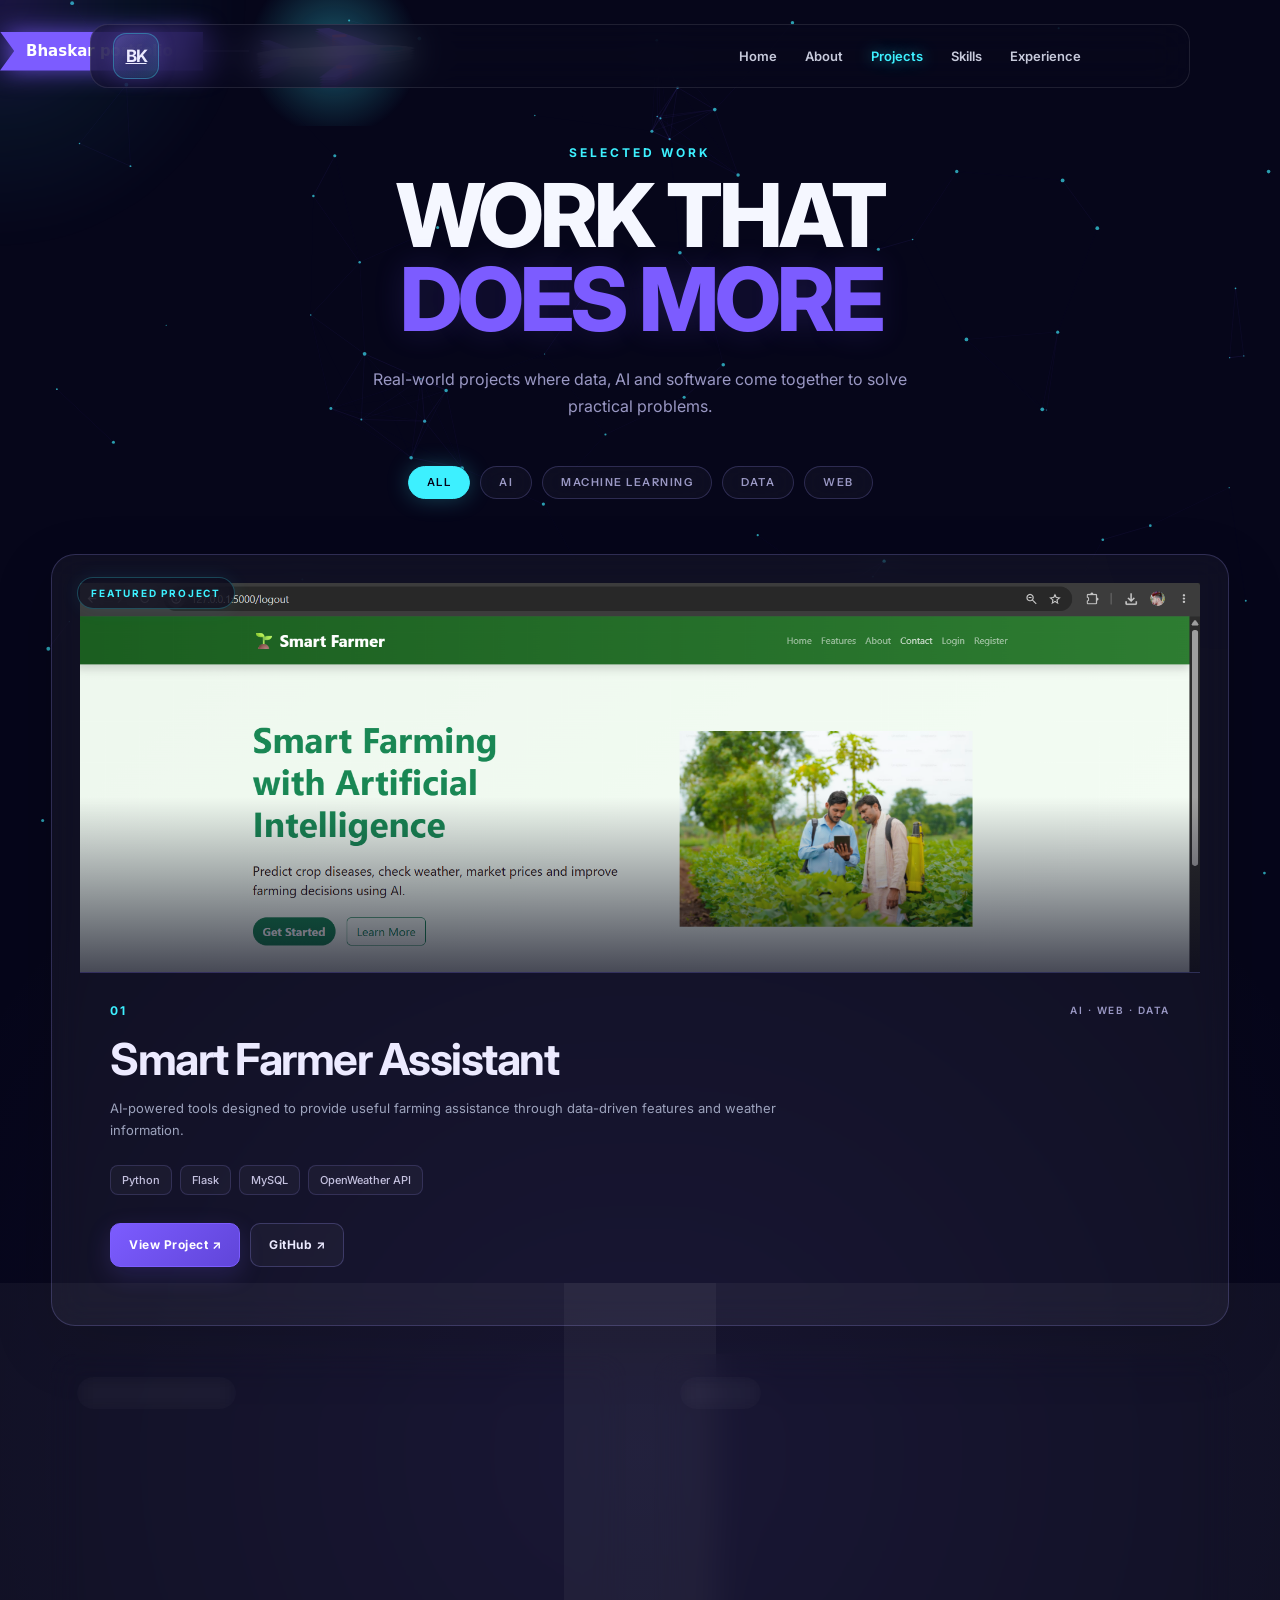
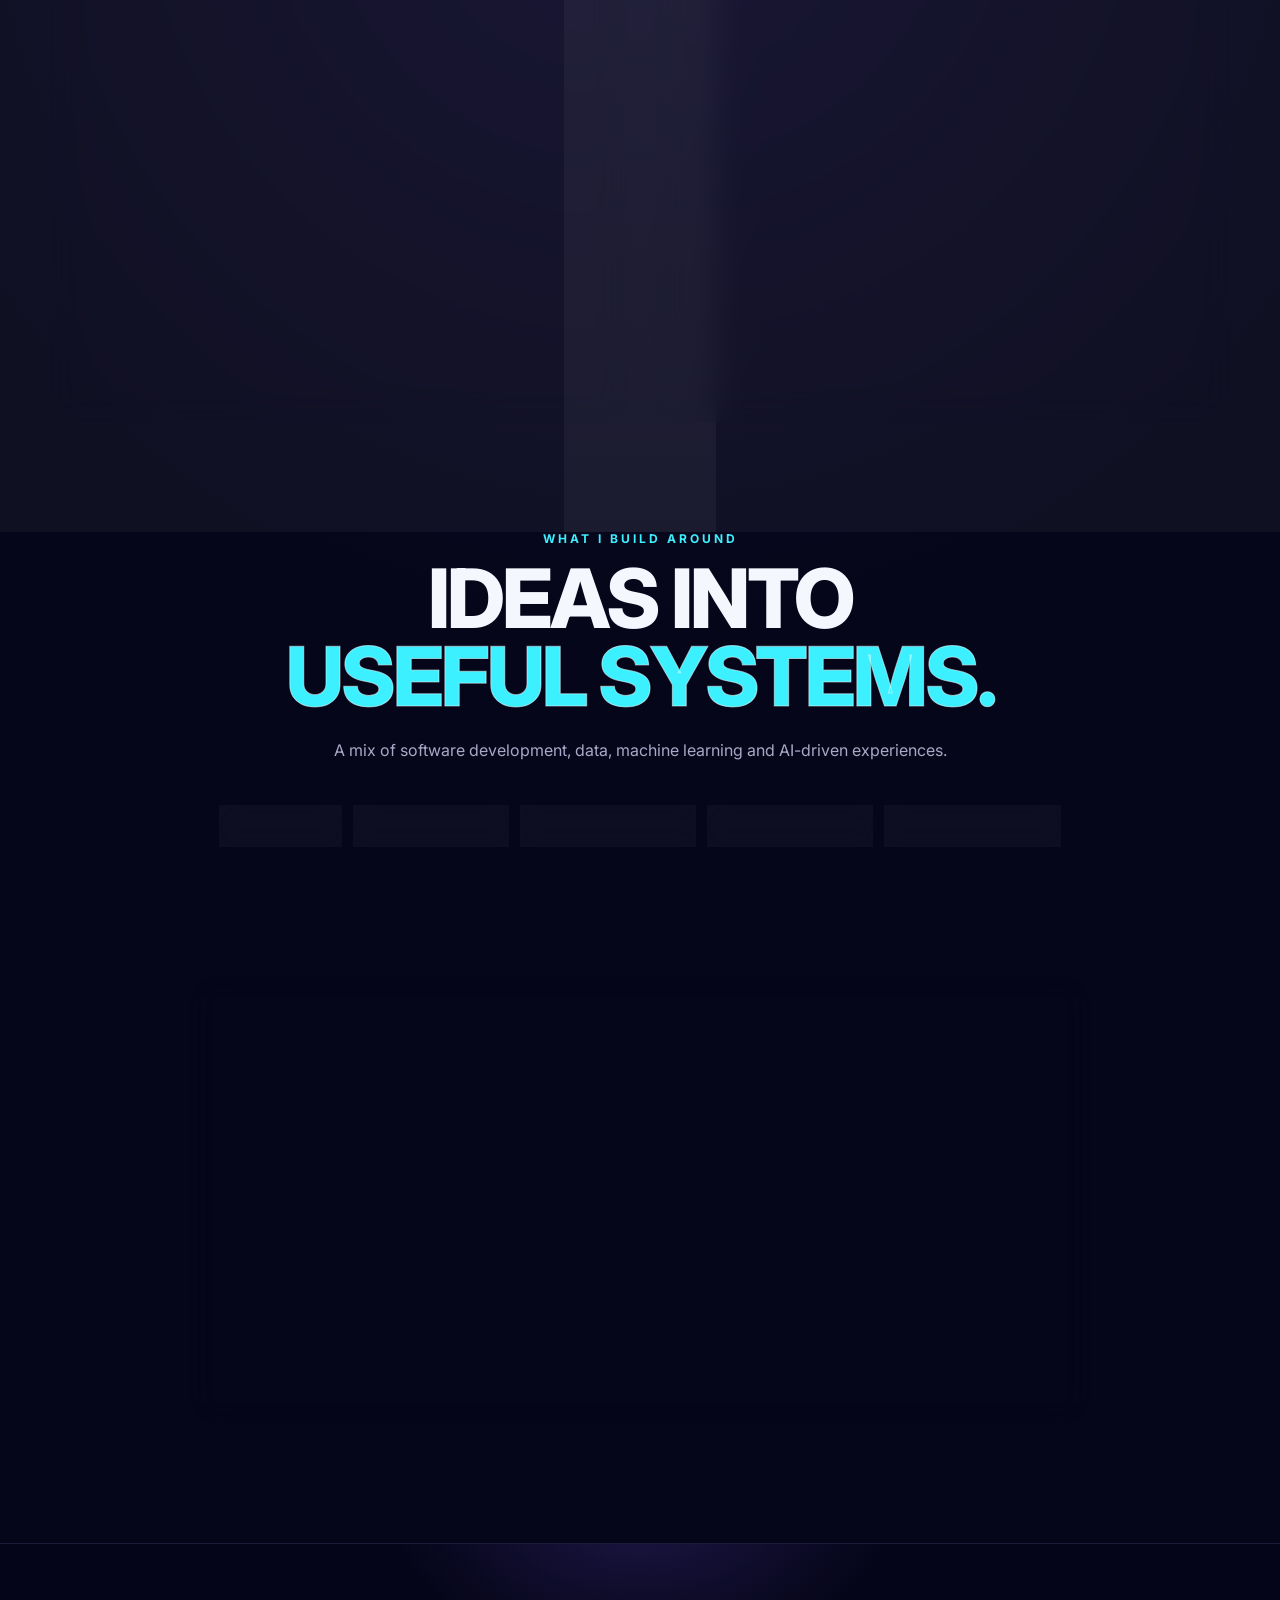
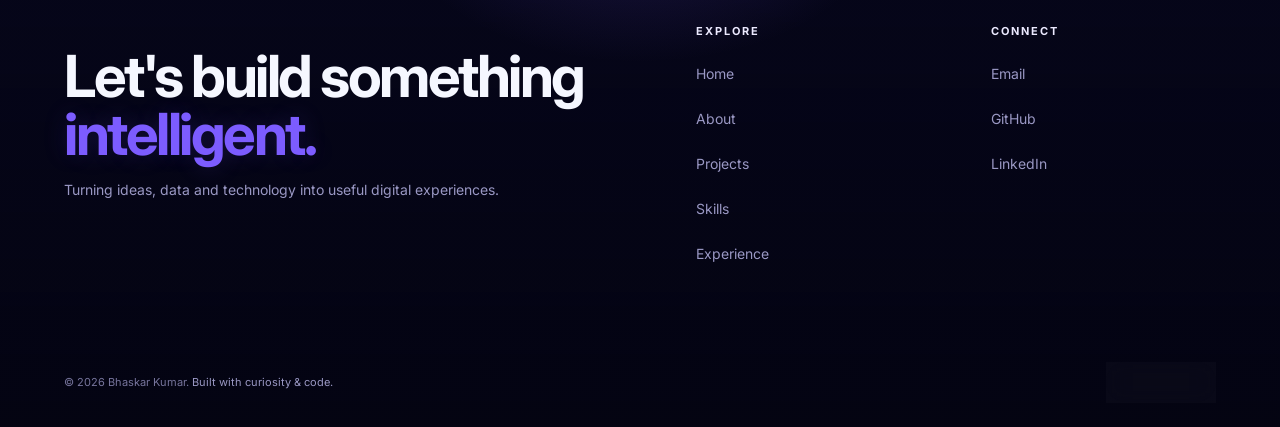
<file: projects.html>
<!DOCTYPE html>
<html lang="en">

<head>
    <meta charset="UTF-8">
    <meta name="viewport" content="width=device-width, initial-scale=1.0">

    <title>Projects | Bhaskar Kumar</title>

    <!-- Google Font -->
    <link rel="preconnect" href="https://fonts.googleapis.com">
    <link rel="preconnect" href="https://fonts.gstatic.com" crossorigin>
    <link
        href="https://fonts.googleapis.com/css2?family=Instrument+Sans:wght@400;500;600;700&family=Unbounded:wght@500;600;700&display=swap"
        rel="stylesheet"
    >

    <!-- Global CSS -->
    <link rel="stylesheet" href="css/global.css">

    <!-- Projects CSS -->
    <link rel="stylesheet" href="css/projects.css">
</head>

<body>


    <!-- Airplane SVG Definition -->
    <svg width="0" height="0" style="position:absolute" aria-hidden="true">
        <defs>
            <symbol id="pl" viewBox="0 0 200 120">

                <path d="M120 52 L80 6 L98 6 L156 52Z"
                      style="fill:var(--v)"/>

                <path d="M120 68 L80 114 L98 114 L156 68Z"
                      style="fill:var(--v)"/>

                <path d="M34 53 L12 30 L24 30 L52 53Z"
                      style="fill:var(--v)"/>

                <path d="M34 67 L12 90 L24 90 L52 67Z"
                      style="fill:var(--v)"/>

                <path d="M196 60
                         C186 51 150 49 100 49
                         L30 52 L10 58
                         L10 62 L30 68
                         L100 71
                         C150 71 186 69 196 60Z"
                      style="fill:var(--fg)"/>

                <ellipse cx="168" cy="60" rx="14" ry="4.5"
                         style="fill:var(--c)"/>

                <rect x="100" y="22" width="18" height="7" rx="3"
                      style="fill:var(--p)"/>

                <rect x="100" y="91" width="18" height="7" rx="3"
                      style="fill:var(--p)"/>

            </symbol>
        </defs>
    </svg>

        <!-- Flying Airplane -->
    <div class="flyer" aria-hidden="true">

        <div class="fin">

            <div class="ban">
                <span>Bhaskar portfolio</span>
            </div>

            <div class="rope"></div>

            <div class="pw">

                <div class="plane">

                    <svg class="ly" viewBox="0 0 200 120"
                         style="transform:translateZ(-12px);filter:brightness(.4)">
                        <use href="#pl" width="200" height="120"></use>
                    </svg>

                    <svg class="ly" viewBox="0 0 200 120"
                         style="transform:translateZ(-9px);filter:brightness(.5)">
                        <use href="#pl" width="200" height="120"></use>
                    </svg>

                    <svg class="ly" viewBox="0 0 200 120"
                         style="transform:translateZ(-6px);filter:brightness(.6)">
                        <use href="#pl" width="200" height="120"></use>
                    </svg>

                    <svg class="ly" viewBox="0 0 200 120"
                         style="transform:translateZ(-3px);filter:brightness(.8)">
                        <use href="#pl" width="200" height="120"></use>
                    </svg>

                    <svg class="ly" viewBox="0 0 200 120">
                        <use href="#pl" width="200" height="120"></use>
                    </svg>

                </div>

            </div>

        </div>

    </div>

     


    <!-- Background -->
    <canvas id="bg"></canvas>
    <div class="mouse-glow"></div>


    <!-- =====================================================
         NAVBAR
    ====================================================== -->

    <nav class="navbar">

        <a href="index.html" class="logo">BK</a>

        <div class="nav-links">
            <a href="index.html">Home</a>
            <a href="about.html">About</a>
            <a href="projects.html" class="active">Projects</a>
            <a href="skills.html">Skills</a>
            <a href="experience.html">Experience</a>
        </div>

    </nav>


    <!-- =====================================================
         MAIN
    ====================================================== -->

    <main>

        <!-- Projects Hero -->

        <section class="projects-hero">

            <div class="section-heading projects-heading">

                <p class="section-label">
                    SELECTED WORK
                </p>

                <h1>
                    WORK THAT
                    <span>DOES MORE</span>
                </h1>

                <p>
                    Real-world projects where data, AI and
                    software come together to solve practical
                    problems.
                </p>

            </div>


            <!-- Project Filters -->

            <div class="project-filters">

                <button class="filter-btn active" data-filter="all">
                    ALL
                </button>

                <button class="filter-btn" data-filter="ai">
                    AI
                </button>

                <button class="filter-btn" data-filter="ml">
                    MACHINE LEARNING
                </button>

                <button class="filter-btn" data-filter="data">
                    DATA
                </button>

                <button class="filter-btn" data-filter="web">
                    WEB
                </button>

            </div>

        </section>


        <!-- =====================================================
             FEATURED PROJECT
        ====================================================== -->

        <section class="projects-container">

            <article class="project-card featured-project"
                     data-category="ai web data">

                     <div class="image-overlay">
                        <span>FEATURED PROJECT</span>
                    </div>

                <div class="project-image">

                    <img
                        src="images/smart-farmer.png"
                        alt="Smart Farmer Assistant project"
                    >

                </div>


                <div class="project-content">

                    <div class="project-meta">

                        <span class="project-number">
                            01
                        </span>

                        <span class="project-type">
                            AI · WEB · DATA
                        </span>

                    </div>


                    <h2>
                        Smart Farmer Assistant
                    </h2>


                    <p class="project-description">
                        AI-powered tools designed to provide
                        useful farming assistance through
                        data-driven features and weather
                        information.
                    </p>


                    <div class="project-tech">

                        <span>Python</span>
                        <span>Flask</span>
                        <span>MySQL</span>
                        <span>OpenWeather API</span>

                    </div>


                    <div class="project-actions">

                        <a href="projects/smart-farmer.html" class="btn primary">
                            View Project ↗
                        </a>

                        <a href="https://github.com/Bhaskarkumar123/Smart-farmer-assistant" class="btn">
                            GitHub ↗
                        </a>

                    </div>

                </div>

            </article>


            <!-- =================================================
                 PROJECT GRID
            ================================================== -->

            <div class="project-grid">


                <!-- Customer Churn prediction -->

                <article class="project-card"
                         data-category="ml data">

                         <div class="image-overlay">
                            <span>MACHINE LEARNING</span>
                        </div>

                    <div class="project-image">

                        <img
                            src="images/netflix.webp"
                            alt="Netflix Rating Prediction project"
                        >

                    </div>


                    <div class="project-content">

                        <div class="project-meta">

                            <span class="project-number">
                                02
                            </span>

                            <span class="project-type">
                                ML · DATA
                            </span>

                        </div>


                        <h2>
                            Customer Churn Prediction
                        </h2>


                        <p class="project-description">
                            This project focuses on predicting whether
                             a customer will discontinue using a company’s
                              services based on historical data. The goal 
                              is to help businesses proactively retain 
                              customers by identifying churn risks early.
                        </p>


                        <div class="project-tech">

                            <span>Python</span>
                            <span>Pandas</span>
                            <span>Scikit-learn</span>
                            <span>CNN</span>

                        </div>


                        <div class="project-actions">

                            <a href="projects/netflix-prediction.html" class="btn primary">
                                View Project ↗
                            </a>

                            <a href="https://github.com/Bhaskarkumar123/Customer-Churn-Prediction-and-Analysis-Using-Machine-Learning" 
                                class="btn">
                                GitHub ↗
                            </a>

                        </div>

                    </div>

                </article>


                <!-- Knowledge Assistant -->

                <article class="project-card"
                         data-category="ai web">

                         <div class="image-overlay">
                            <span>AI · RAG</span>
                        </div>

                    <div class="project-image">

                        <img
                            src="images/enterprice.jpeg"
                            alt="Enterprise Knowledge Assistant project"
                        >

                    </div>


                    <div class="project-content">

                        <div class="project-meta">

                            <span class="project-number">
                                03
                            </span>

                            <span class="project-type">
                                AI · WEB
                            </span>

                        </div>


                        <h2>
                            Enterprise Knowledge Assistant
                        </h2>


                        <p class="project-description">
                            An intelligent knowledge-assistance
                            interface designed around document
                            retrieval and AI-powered interaction.
                        </p>


                        <div class="project-tech">

                            <span>React</span>
                            <span>AI</span>
                            <span>RAG</span>
                            <span>UI/UX</span>

                        </div>


                        <div class="project-actions">

                            <a href="projects/knowledge-assistant.html" class="btn primary">
                                View Project ↗
                            </a>

                            <a href="https://github.com/Bhaskarkumar123/AI-Powered-Document-Assistant" class="btn">
                                GitHub ↗
                            </a>

                        </div>

                    </div>

                </article>

            </div>

        </section>


        <section class="build-around">

            <div class="section-heading">

                <p class="section-label">
                    WHAT I BUILD AROUND
                </p>

                <h2>
                    IDEAS INTO
                    <span>USEFUL SYSTEMS.</span>
                </h2>

                <p>
                    A mix of software development, data, machine learning
                    and AI-driven experiences.
                </p>

            </div>


            <div class="build-tags">

                <span>AI SYSTEMS</span>
                <span>DATA PRODUCTS</span>
                <span>MACHINE LEARNING</span>
                <span>WEB EXPERIENCES</span>
                <span>INTELLIGENT TOOLS</span>

            </div>

        </section>


        <!-- GitHub CTA -->

        <section class="projects-cta">

            <p class="section-label">
                MORE ON GITHUB
            </p>

            <h2>
                BUILDING,
                <span>LEARNING & EXPLORING.</span>
            </h2>

            <p>
                More experiments, ideas and projects are
                available in my development journey.
            </p>

            <a href="#" class="btn primary">
                Explore GitHub ↗
            </a>

        </section>

    </main>


    <!-- =====================================================
         FOOTER
    ====================================================== -->

    <footer class="site-footer">

        <div class="footer-main">

            <div class="footer-brand">

                <h2>
                    Let's build something
                    <span>intelligent.</span>
                </h2>

                <p>
                    Turning ideas, data and technology into
                    useful digital experiences.
                </p>

            </div>


            <div class="footer-column">

                <h3>Explore</h3>

                <a href="index.html">Home</a>
                <a href="about.html">About</a>
                <a href="projects.html">Projects</a>
                <a href="skills.html">Skills</a>
                <a href="experience.html">Experience</a>

            </div>


            <div class="footer-column">

                <h3>Connect</h3>

                <a href="mailto:bhaskarkumar7673@gmail.com">
                    Email
                </a>

                <a href="https://github.com/Bhaskarkumar123" 
                target="_blank">
                    GitHub
                </a>

                <a href="https://www.linkedin.com/in/bhaskar-kumar-37b257291" target="_blank">
                    LinkedIn
                </a>

            </div>

        </div>


        <div class="footer-bottom">

            <p>
                © 2026 Bhaskar Kumar.
                <span>Built with curiosity & code.</span>
            </p>

            <a href="#" class="back-top">
                Back to top ↑
            </a>

        </div>

    </footer>


    <!-- Background JS -->
    <script src="js/background.js"></script>
    <script src="js/projects.js"></script>

</body>

</html>
</file>
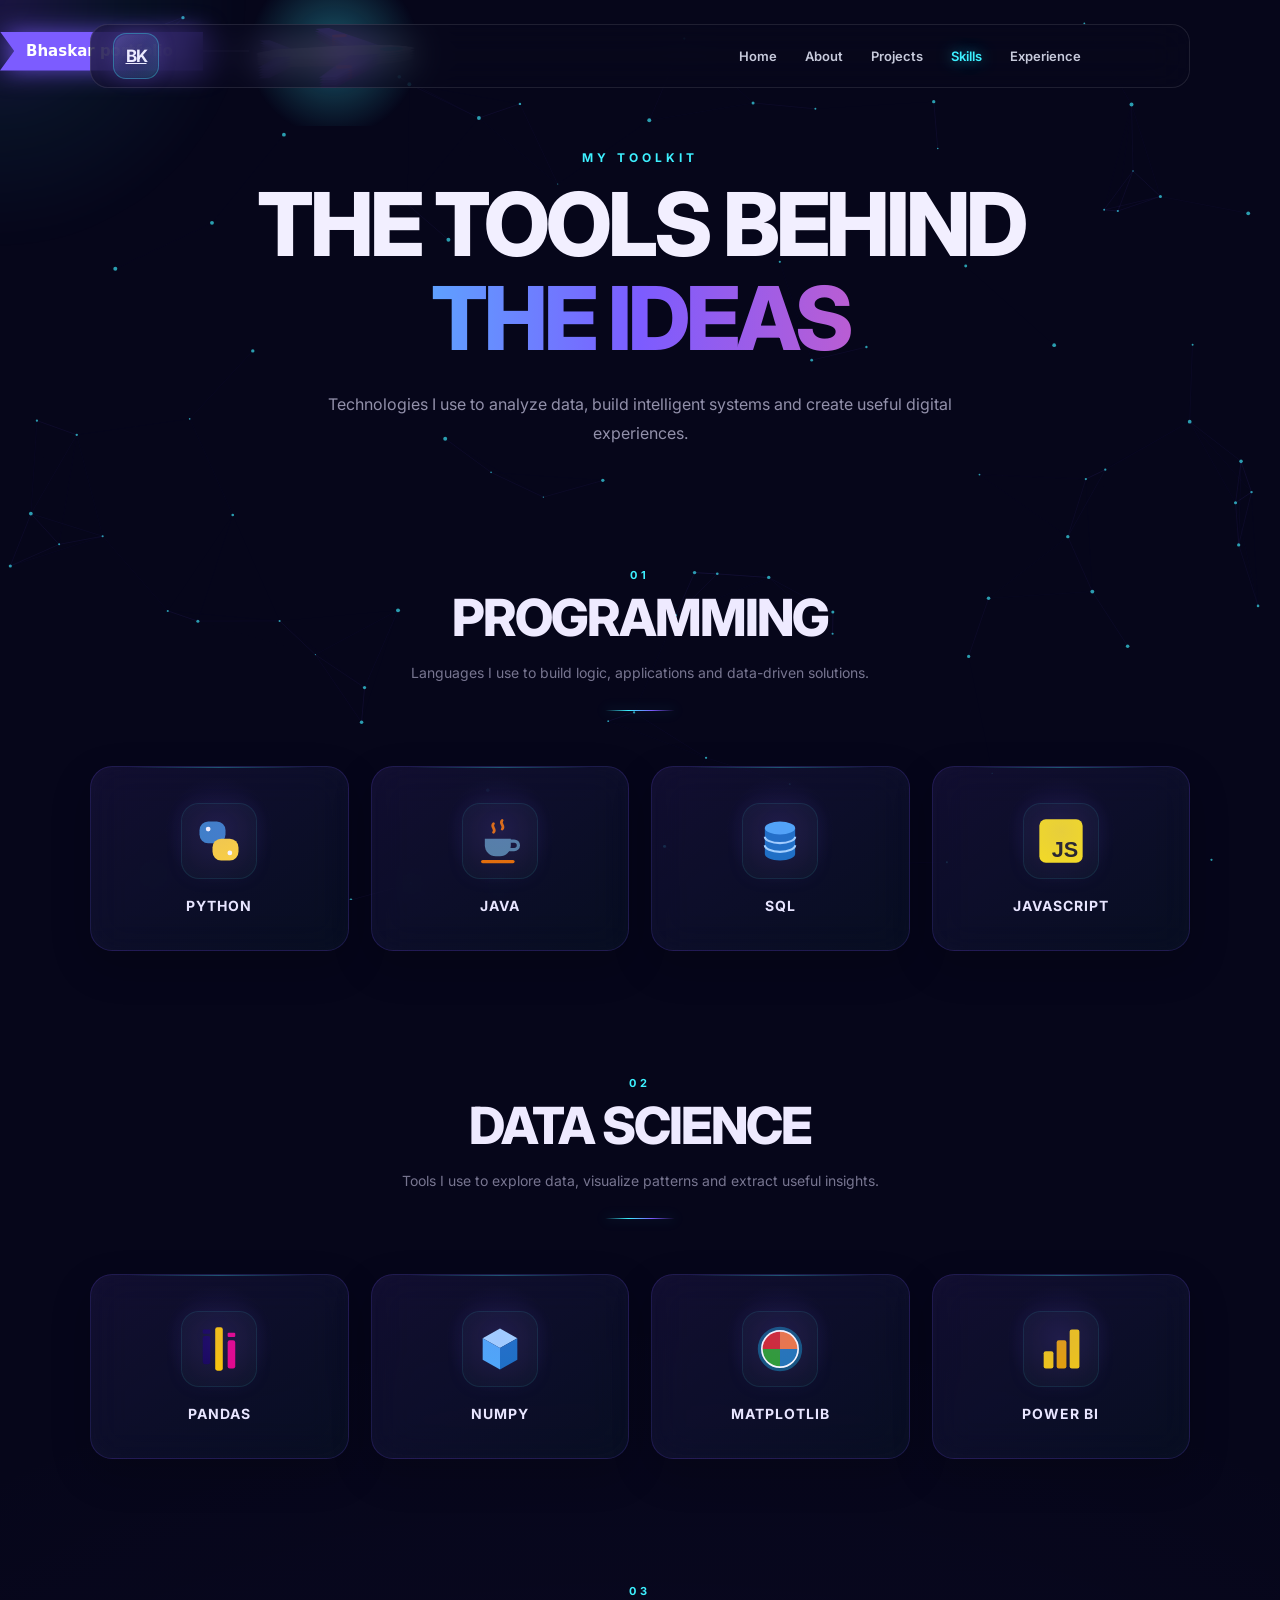
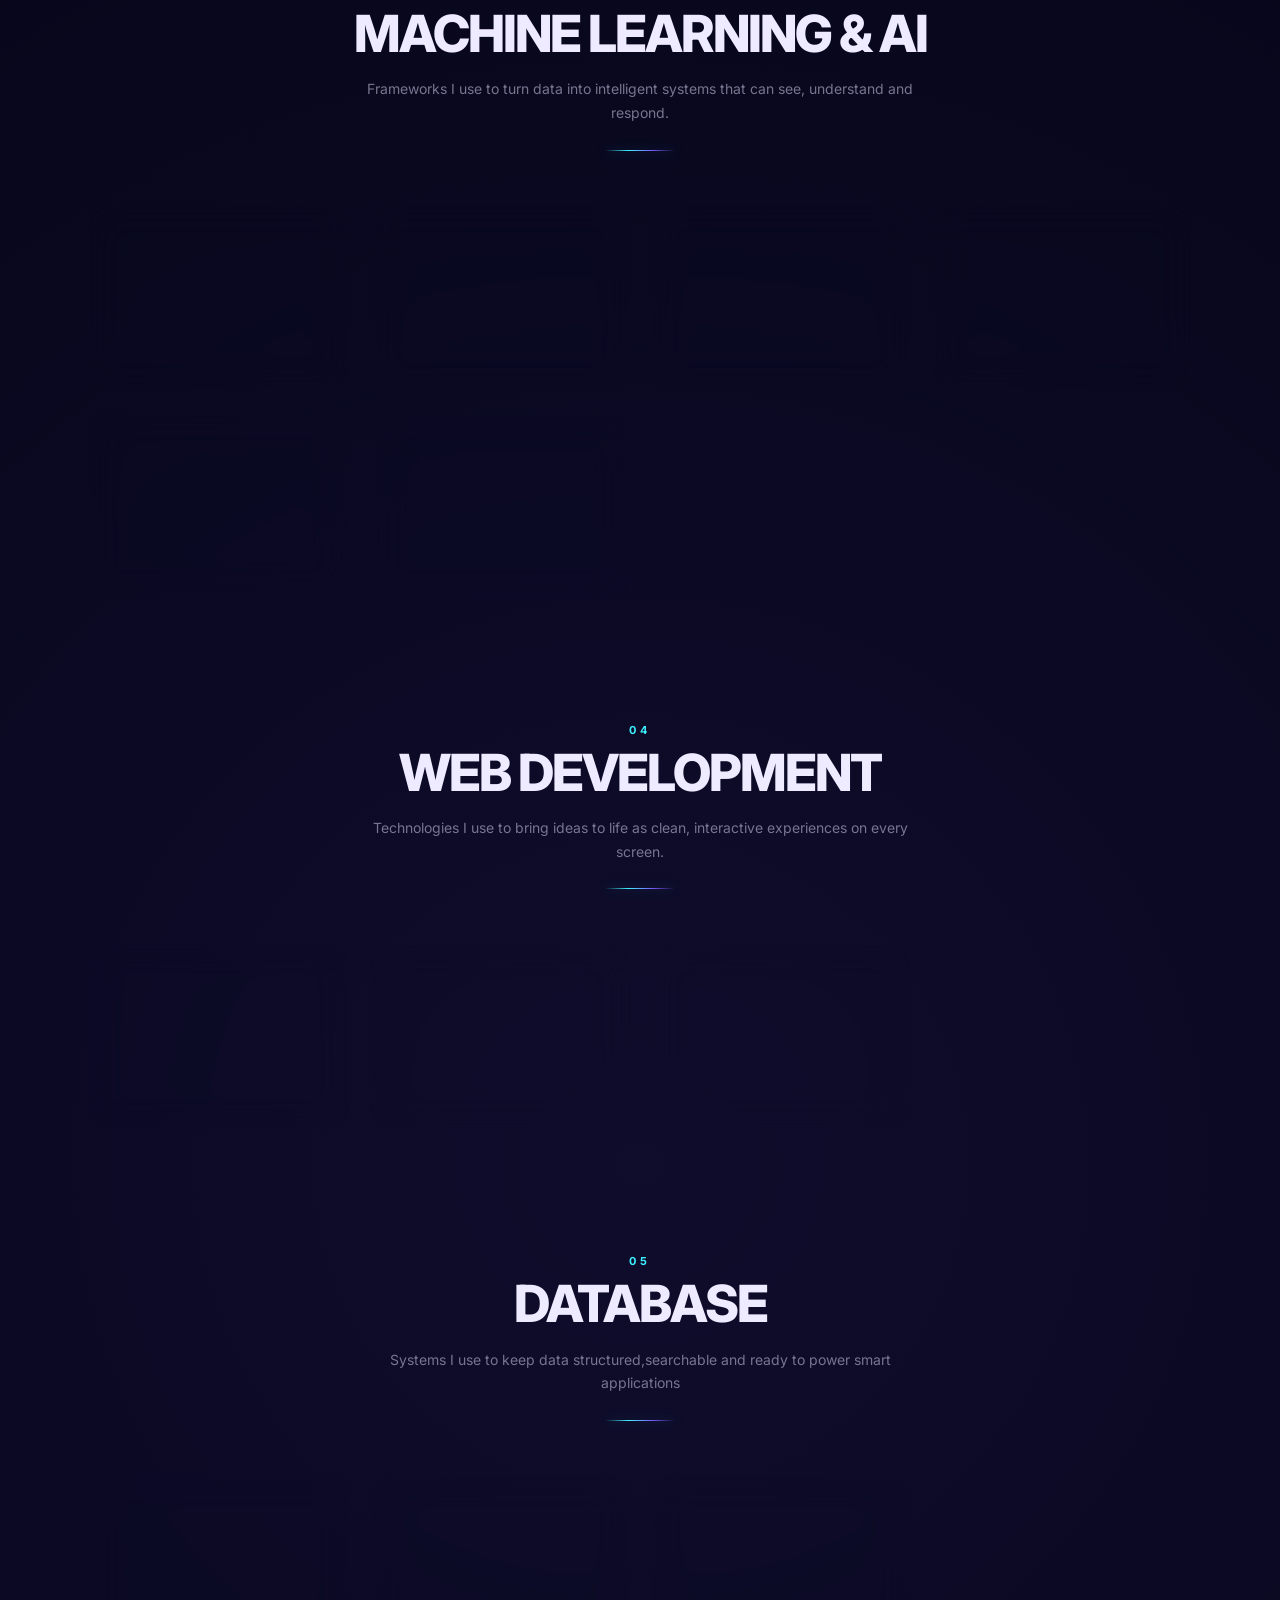
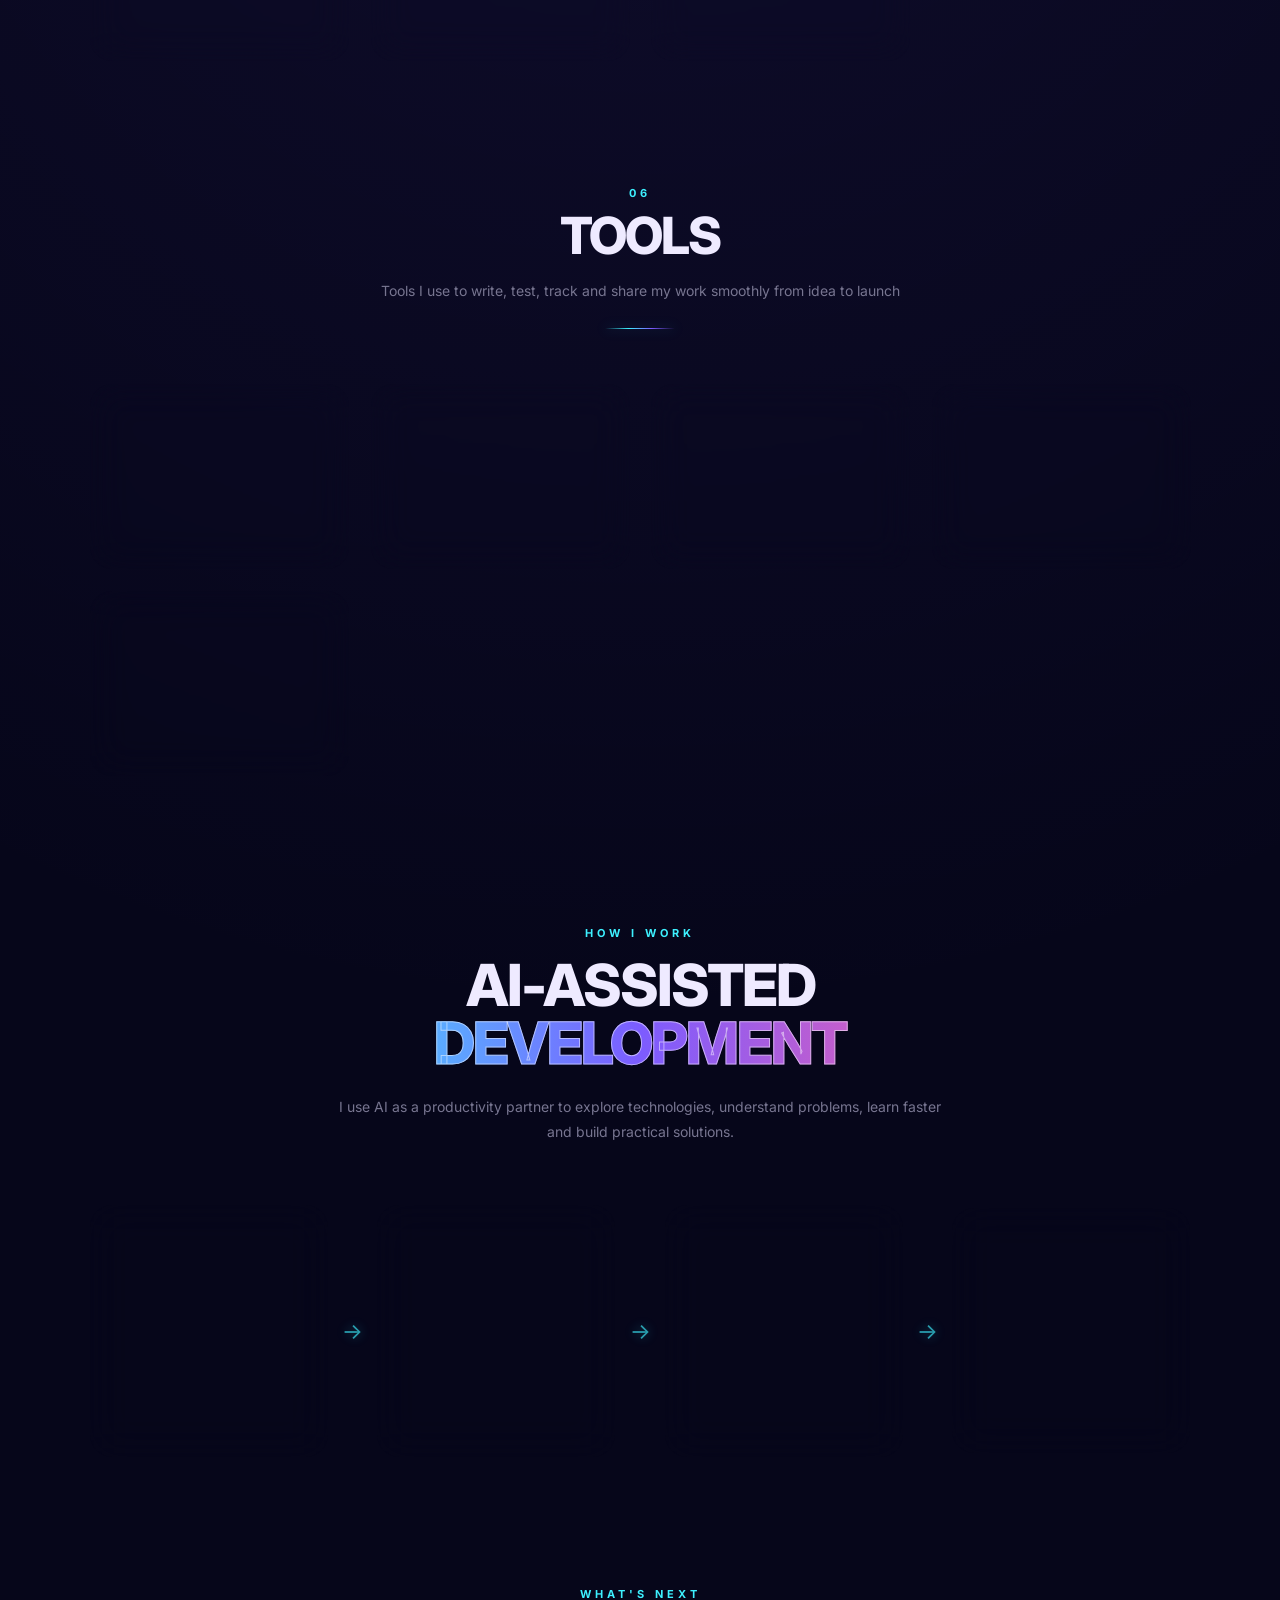
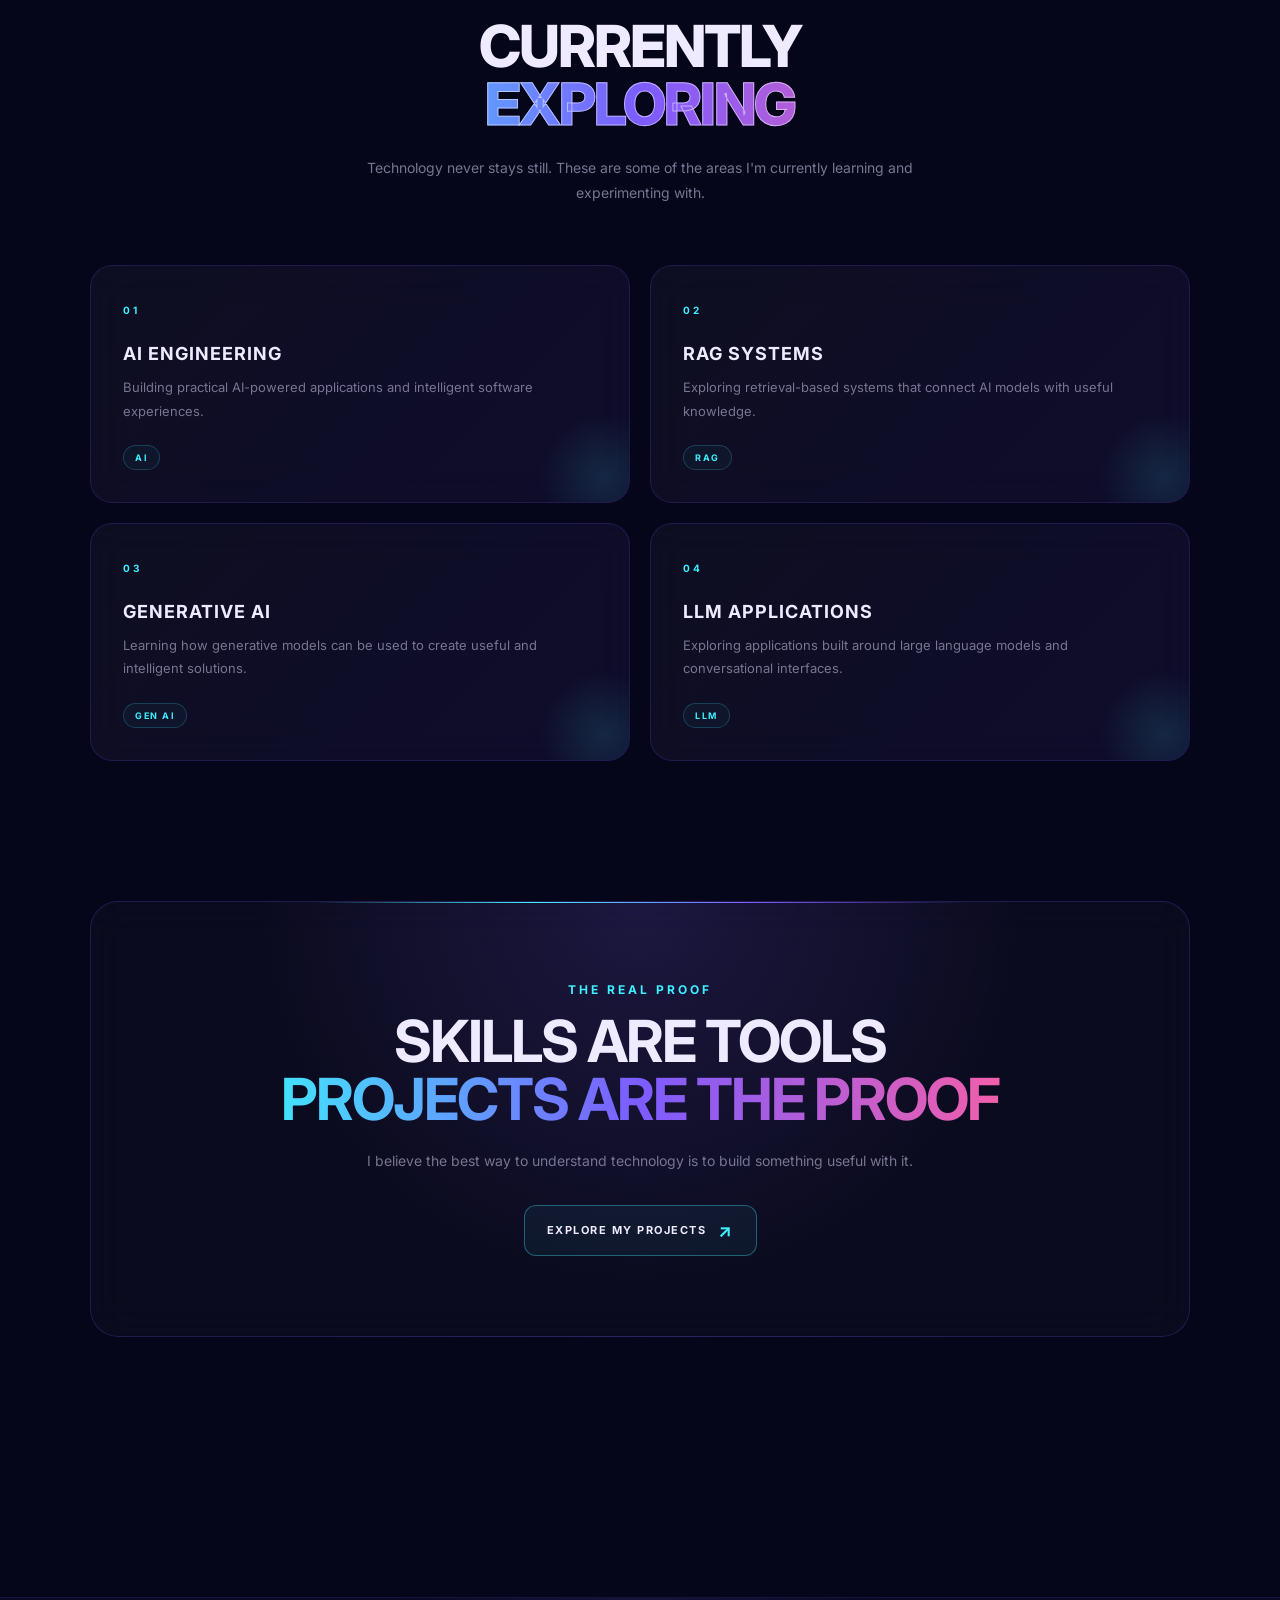
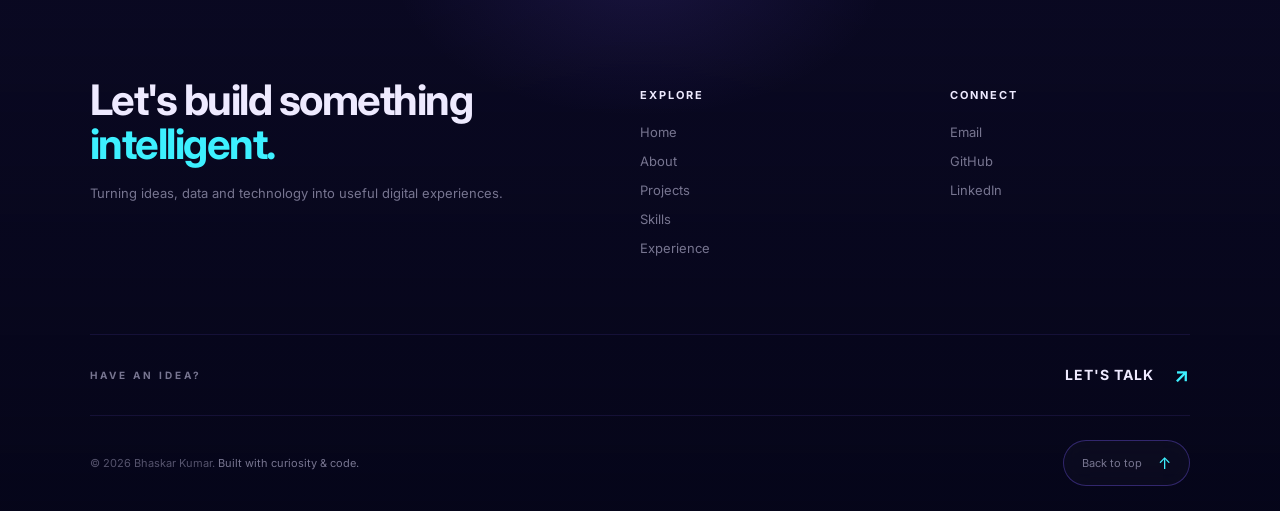
<file: skills.html>
<!DOCTYPE html>
<html lang="en">
<head>
    <meta charset="UTF-8">
    <meta name="viewport" content="width=device-width, initial-scale=1.0">

    <title>Skills | Bhaskar Kumar</title>

    <!-- Global CSS -->
    <link rel="stylesheet" href="css/global.css">

    <!-- Skills CSS -->
    <link rel="stylesheet" href="css/skills.css">
</head>

<body>

    <!-- Airplane SVG Definition -->
    <svg width="0" height="0" style="position:absolute" aria-hidden="true">
        <defs>
            <symbol id="pl" viewBox="0 0 200 120">

                <path d="M120 52 L80 6 L98 6 L156 52Z"
                      style="fill:var(--v)"/>

                <path d="M120 68 L80 114 L98 114 L156 68Z"
                      style="fill:var(--v)"/>

                <path d="M34 53 L12 30 L24 30 L52 53Z"
                      style="fill:var(--v)"/>

                <path d="M34 67 L12 90 L24 90 L52 67Z"
                      style="fill:var(--v)"/>

                <path d="M196 60
                         C186 51 150 49 100 49
                         L30 52 L10 58
                         L10 62 L30 68
                         L100 71
                         C150 71 186 69 196 60Z"
                      style="fill:var(--fg)"/>

                <ellipse cx="168" cy="60" rx="14" ry="4.5"
                         style="fill:var(--c)"/>

                <rect x="100" y="22" width="18" height="7" rx="3"
                      style="fill:var(--p)"/>

                <rect x="100" y="91" width="18" height="7" rx="3"
                      style="fill:var(--p)"/>

            </symbol>
        </defs>
    </svg>

        <!-- Flying Airplane -->
    <div class="flyer" aria-hidden="true">

        <div class="fin">

            <div class="ban">
                <span>Bhaskar portfolio</span>
            </div>

            <div class="rope"></div>

            <div class="pw">

                <div class="plane">

                    <svg class="ly" viewBox="0 0 200 120"
                         style="transform:translateZ(-12px);filter:brightness(.4)">
                        <use href="#pl" width="200" height="120"></use>
                    </svg>

                    <svg class="ly" viewBox="0 0 200 120"
                         style="transform:translateZ(-9px);filter:brightness(.5)">
                        <use href="#pl" width="200" height="120"></use>
                    </svg>

                    <svg class="ly" viewBox="0 0 200 120"
                         style="transform:translateZ(-6px);filter:brightness(.6)">
                        <use href="#pl" width="200" height="120"></use>
                    </svg>

                    <svg class="ly" viewBox="0 0 200 120"
                         style="transform:translateZ(-3px);filter:brightness(.8)">
                        <use href="#pl" width="200" height="120"></use>
                    </svg>

                    <svg class="ly" viewBox="0 0 200 120">
                        <use href="#pl" width="200" height="120"></use>
                    </svg>

                </div>

            </div>

        </div>

    </div>

    <!-- Background -->
    <canvas id="bg"></canvas>
    <div class="mouse-glow"></div>

    <!-- =========================
         NAVBAR
    ========================== -->
    <nav class="navbar">

        <a href="index.html" class="logo">BK</a>

        <div class="nav-links">
            <a href="index.html">Home</a>
            <a href="about.html">About</a>
            <a href="projects.html">Projects</a>
            <a href="skills.html" class="active">Skills</a>
            <a href="experience.html">Experience</a>

           <!----- <button class="theme-toggle" id="themeToggle">☼</button> --->
        </div>

    </nav>


    <!-- =========================
         SKILLS PAGE
    ========================== -->
    <main class="skills-page">


        <!-- HERO -->
        <section class="skills-hero">

            <p class="section-label">MY TOOLKIT</p>

            <h1>
                THE TOOLS BEHIND
                <span>THE IDEAS</span>
            </h1>

            <p class="skills-intro">
                Technologies I use to analyze data, build intelligent systems
                and create useful digital experiences.
            </p>

        </section>


        <!-- =========================
             PROGRAMMING
        ========================== -->
        <section class="skill-category">

            <div class="category-heading">
                <p class="category-number">01</p>

                <h2>PROGRAMMING</h2>

                <p>
                    Languages I use to build logic, applications and
                    data-driven solutions.
                </p>
            </div>


            <div class="skills-grid">

                <!-- Python -->
                <div class="skill-card reveal-top">

                    <div class="skill-icon">
                        <svg viewBox="0 0 48 48" aria-hidden="true">
                            <rect x="6" y="6" width="24" height="20" rx="8" fill="#3b82c4"/>
                            <rect x="18" y="22" width="24" height="20" rx="8" fill="#ffd43b"/>
                            <circle cx="14" cy="13" r="2.2" fill="#fff"/>
                            <circle cx="34" cy="35" r="2.2" fill="#fff"/>
                        </svg>
                        
                    </div>
                    <h3>Python</h3>

                </div>


                <!-- Java -->
                <div class="skill-card reveal-left">

                    <div class="skill-icon">
                        <svg viewBox="0 0 48 48" aria-hidden="true">
                            <path d="M18 8c-3 3 3 5 0 8M26 5c-3 3 3 5 0 8" fill="none" stroke="#e76f00" stroke-width="2.5" stroke-linecap="round"/>
                            <path d="M10 22h24v6a10 10 0 0 1-10 10h-4a10 10 0 0 1-10-10z" fill="#5382a1"/>
                            <path d="M34 24h3a4 4 0 0 1 0 8h-4" fill="none" stroke="#5382a1" stroke-width="3" stroke-linecap="round"/>
                            <path d="M8 43h28" stroke="#e76f00" stroke-width="3" stroke-linecap="round"/>
                        </svg>
                    </div>

                    <h3>Java</h3>

                </div>


                <!-- SQL -->
                <div class="skill-card reveal-right">

                    <div class="skill-icon">
                        <svg viewBox="0 0 48 48" aria-hidden="true">
                            <path d="M10 12v24c0 3 6 6 14 6s14-3 14-6V12z" fill="#1971c2"/>
                            <ellipse cx="24" cy="12" rx="14" ry="6" fill="#4dabf7"/>
                            <path d="M10 20c0 3 6 6 14 6s14-3 14-6M10 28c0 3 6 6 14 6s14-3 14-6" fill="none" stroke="#a5d8ff" stroke-width="2"/>
                        </svg>
                    </div>

                    <h3>SQL</h3>

                </div>


                <!-- JavaScript -->
                <div class="skill-card reveal-bottom">

                    <div class="skill-icon" aria-hidden="true">
                        <svg viewBox="0 0 48 48">
                            <rect x="4" y="4" width="40" height="40" rx="6" fill="#f7df1e"/>
                            <text x="40" y="39" text-anchor="end" font-family="Arial,sans-serif" font-weight="700" font-size="20" fill="#222">JS</text>
                        </svg>
                    </div>

                    <h3>JavaScript</h3>

                </div>

            </div>

        </section>


        <!-- =========================
             DATA SCIENCE
        ========================== -->
        <section class="skill-category">

            <div class="category-heading">
                <p class="category-number">02</p>

                <h2>DATA SCIENCE</h2>

                <p>
                    Tools I use to explore data, visualize patterns and
                    extract useful insights.
                </p>
            </div>


            <div class="skills-grid">

                <!-- Pandas -->
                <div class="skill-card reveal-left">

                    <div class="skill-icon">
                        <svg viewBox="0 0 48 48" aria-hidden="true">
                            <rect x="9" y="12" width="7" height="26" rx="2" fill="#150458"/>
                            <rect x="20.5" y="4" width="7" height="40" rx="2" fill="#ffca00"/>
                            <rect x="32" y="16" width="7" height="26" rx="2" fill="#e70488"/>
                            <rect x="9" y="6" width="7" height="4" rx="1" fill="#150458"/>
                            <rect x="32" y="9" width="7" height="4" rx="1" fill="#e70488"/>
                        </svg>
                    </div>

                    <h3>Pandas</h3>

                </div>


                <!-- NumPy -->
                <div class="skill-card reveal-top">

                    <div class="skill-icon">
                        <svg viewBox="0 0 48 48" aria-hidden="true">
                            <path d="M24 5l16 9-16 9-16-9z" fill="#a5d8ff"/>
                            <path d="M8 14l16 9v20L8 34z" fill="#4dabf7"/>
                            <path d="M40 14L24 23v20l16-9z" fill="#1971c2"/>
                        </svg>
                    </div>

                    <h3>NumPy</h3>

                </div>


                <!-- Matplotlib -->
                <div class="skill-card reveal-bottom">

                    <div class="skill-icon">
                        <svg viewBox="0 0 48 48" aria-hidden="true">
                            <circle cx="24" cy="24" r="19" fill="#fff" stroke="#11557c" stroke-width="3"/>
                            <path d="M24 24V8a16 16 0 0 1 16 16z" fill="#f4793b"/>
                            <path d="M24 24h16a16 16 0 0 1-16 16z" fill="#1f77b4"/>
                            <path d="M24 24v16A16 16 0 0 1 8 24z" fill="#2ca02c"/>
                            <path d="M24 24H8A16 16 0 0 1 24 8z" fill="#d62728"/>
                        </svg>
                    </div>

                    <h3>Matplotlib</h3>

                </div>


                <!-- Power BI -->
                <div class="skill-card reveal-right">

                    <div class="skill-icon">
                        <svg viewBox="0 0 48 48" aria-hidden="true">
                            <rect x="8" y="26" width="9" height="16" rx="2" fill="#f2c811"/>
                            <rect x="20" y="16" width="9" height="26" rx="2" fill="#e8a300"/>
                            <rect x="32" y="6" width="9" height="36" rx="2" fill="#f2c811"/>
                        </svg>
                    </div>

                    <h3>Power BI</h3>

                </div>

            </div>

        </section>

        <!-- =========================
             MACHINE LEARNING & AI
        ========================== -->
        <section class="skill-category">

            <div class="category-heading">
                <p class="category-number">03</p>

                <h2>MACHINE LEARNING & AI</h2>

                <p>
                    Frameworks I use to turn data into intelligent
                     systems that can see, understand and respond.
                </p>
            </div>


            <div class="skills-grid">

                <!-- scikit-learn -->
                <div class="skill-card reveal-left">

                    <div class="skill-icon">
                        <svg viewBox="0 0 48 48" aria-hidden="true">
                            <circle cx="18" cy="24" r="14" fill="#f7931e"/>
                            <circle cx="30" cy="24" r="14" fill="#29abe2" fill-opacity=".85"/>
                            <circle cx="24" cy="24" r="3" fill="#fff"/>
                        </svg>
                    </div>

                    <h3>scikit-learn</h3>

                </div>


                <!-- TensorFlow -->
                <div class="skill-card reveal-top">

                    <div class="skill-icon">
                        <svg viewBox="0 0 48 48" aria-hidden="true">
                            <path d="M6 8h36v9H29v27h-10V17H6z" fill="#ff6f00"/>
                            <path d="M29 17h13V8H29z" fill="#ffa726"/>
                        </svg>
                    </div>

                    <h3>TensorFlow</h3>

                </div>


                <!-- OpenCV -->
                <div class="skill-card reveal-bottom">

                    <div class="skill-icon">
                        <svg viewBox="0 0 48 48" aria-hidden="true">
                            <g fill="none" stroke-width="7">
                                <circle cx="24" cy="14" r="8" stroke="#e53935"/>
                                <circle cx="14" cy="32" r="8" stroke="#43a047"/>
                                <circle cx="34" cy="32" r="8" stroke="#1e88e5"/>
                            </g>
                        </svg>
                    </div>

                    <h3>OpenCV</h3>

                </div>


                <!-- Keras -->
                <div class="skill-card reveal-right">

                    <div class="skill-icon">
                        <svg viewBox="0 0 48 48" aria-hidden="true">
                            <rect x="4" y="4" width="40" height="40" rx="8" fill="#d00000"/>
                            <path d="M16 12v24M16 25l14-13M20 24l12 12" stroke="#fff" stroke-width="4" stroke-linecap="round" fill="none"/>
                        </svg>
                    </div>

                    <h3>Keras</h3>

                </div>

                <!-- RAG -->
                <div class="skill-card reveal-right">

                    <div class="skill-icon">
                        <svg viewBox="0 0 48 48" aria-hidden="true">
                            <rect x="6" y="6" width="20" height="26" rx="3" fill="#74c0fc"/>
                            <path d="M11 13h10M11 19h10M11 25h6" stroke="#fff" stroke-width="2" stroke-linecap="round"/>
                            <circle cx="31" cy="31" r="8" fill="#fff" fill-opacity=".1" stroke="#845ef7" stroke-width="3.5"/>
                            <path d="M37 37l7 7" stroke="#845ef7" stroke-width="3.5" stroke-linecap="round"/>
                        </svg>
                    </div>

                    <h3>RAG</h3>

                </div>

                <!-- LLM -->
                <div class="skill-card reveal-right">

                    <div class="skill-icon">
                        <svg viewBox="0 0 48 48" aria-hidden="true">
                            <path d="M8 10a4 4 0 0 1 4-4h24a4 4 0 0 1 4 4v18a4 4 0 0 1-4 4H22l-8 8v-8h-2a4 4 0 0 1-4-4z" fill="#845ef7"/>
                            <path d="M24 11l2.5 6.5L33 20l-6.5 2.5L24 29l-2.5-6.5L15 20l6.5-2.5z" fill="#fff"/>
                        </svg>
                    </div>

                    <h3>LLM</h3>

                </div>

            </div>

        </section>

        <!-- =========================
             WEB DEVELOPMENT
        ========================== -->
        <section class="skill-category">

            <div class="category-heading">
                <p class="category-number">04</p>

                <h2>WEB DEVELOPMENT</h2>

                <p>
                   Technologies I use to bring ideas to life as clean,
                    interactive experiences on every screen.
                </p>
            </div>


            <div class="skills-grid">

                <!-- HTML5 -->
                <div class="skill-card reveal-left">

                    <div class="skill-icon">
                        <svg viewBox="0 0 48 48" aria-hidden="true">
                            <path d="M7 5h34l-3 33-14 5-14-5z" fill="#e44d26"/>
                            <path d="M24 8v32l11-3.5L37.7 8z" fill="#f16529"/>
                            <text x="24" y="31" text-anchor="middle" font-family="Arial,sans-serif" font-weight="700" font-size="20" fill="#fff">5</text>
                        </svg>
                    </div>

                    <h3>HTML5</h3>

                </div>


                <!-- CSS -->
                <div class="skill-card reveal-top">

                    <div class="skill-icon">
                        <svg viewBox="0 0 48 48" aria-hidden="true">
                            <path d="M7 5h34l-3 33-14 5-14-5z" fill="#1572b6"/>
                            <path d="M24 8v32l11-3.5L37.7 8z" fill="#33a9dc"/>
                            <text x="24" y="31" text-anchor="middle" font-family="Arial,sans-serif" font-weight="700" font-size="20" fill="#fff">3</text>
                        </svg>
                    </div>

                    <h3>CSS</h3>

                </div>


                <!-- React -->
                <div class="skill-card reveal-bottom">

                    <div class="skill-icon">
                        <svg viewBox="0 0 48 48" aria-hidden="true">
                            <g fill="none" stroke="#61dafb" stroke-width="2.5">
                                <ellipse cx="24" cy="24" rx="19" ry="7.5"/>
                                <ellipse cx="24" cy="24" rx="19" ry="7.5" transform="rotate(60 24 24)"/>
                                <ellipse cx="24" cy="24" rx="19" ry="7.5" transform="rotate(120 24 24)"/></g>
                                <circle cx="24" cy="24" r="3.5" fill="#61dafb"/>
                            </svg>
                    </div>

                    <h3>React</h3>

                </div>

            </div>

        </section>

        <!-- =========================
             DATABASE
        ========================== -->
        <section class="skill-category">

            <div class="category-heading">
                <p class="category-number">05</p>

                <h2>DATABASE</h2>

                <p>
                    Systems I use to keep data structured,searchable
                     and ready to power smart applications
                </p>
            </div>


            <div class="skills-grid">

                <!-- Mysql -->
                <div class="skill-card reveal-left">

                    <div class="skill-icon">
                        <svg viewBox="0 0 48 48" aria-hidden="true">
                            <path d="M10 12v24c0 3 6 6 14 6s14-3 14-6V12z" fill="#00758f"/>
                            <ellipse cx="24" cy="12" rx="14" ry="6" fill="#4aa9c2"/>
                            <path d="M10 24c0 3 6 6 14 6s14-3 14-6" fill="none" stroke="#f29111" stroke-width="3"/>
                        </svg>
                    </div>

                    <h3>MySQL</h3>

                </div>


                <!-- MongoDB -->
                <div class="skill-card reveal-top">

                    <div class="skill-icon">
                        <svg viewBox="0 0 48 48" aria-hidden="true">
                            <path d="M24 3c6 8 10 14 10 22 0 7-4 12-9 14v6h-2v-6c-5-2-9-7-9-14 0-8 4-14 10-22z" fill="#47a248"/>
                            <path d="M24 8v34" stroke="#b8e5b0" stroke-width="1.5"/>
                        </svg>
                    </div>

                    <h3>MongoDB</h3>

                </div>


                <!-- ChromaDB -->
                <div class="skill-card reveal-bottom">

                    <div class="skill-icon">
                        <svg viewBox="0 0 48 48" aria-hidden="true">
                            <circle cx="24" cy="16" r="11" fill="#ffde2d"/>
                            <circle cx="16" cy="30" r="11" fill="#ff6446" fill-opacity=".9"/>
                            <circle cx="32" cy="30" r="11" fill="#327eff" fill-opacity=".85"/>
                        </svg>
                    </div>

                    <h3>ChromaDB</h3>

                </div>

            </div>

        </section>

        <!-- =========================
             Tools
        ========================== -->
        <section class="skill-category">

            <div class="category-heading">
                <p class="category-number">06</p>

                <h2>TOOLS</h2>

                <p>
                    Tools I use to write, test, track and share my work
                     smoothly from idea to launch
                </p>
            </div>


            <div class="skills-grid">

                <!-- VS Code -->
                <div class="skill-card reveal-left">

                    <div class="skill-icon">
                        <svg viewBox="0 0 48 48" aria-hidden="true">
                            <path d="M34 4l10 5v30l-10 5-20-18z" fill="#1f9cf0"/>
                            <path d="M34 14v20L21 24z" fill="#0065a9"/>
                            <path d="M4 18l4-2 9 8-9 8-4-2z" fill="#0078d4"/>
                        </svg>
                    </div>

                    <h3>VS Code</h3>

                </div>


                <!-- Jupyter Notebook -->
                <div class="skill-card reveal-top">

                    <div class="skill-icon">
                        <svg viewBox="0 0 48 48" aria-hidden="true">
                            <path d="M9 17c4-4 10-6 15-6s11 2 15 6c-4-2-9-3-15-3s-11 1-15 3z" fill="#f37726"/>
                            <path d="M9 31c4 4 10 6 15 6s11-2 15-6c-4 2-9 3-15 3s-11-1-15-3z" fill="#f37726"/>
                            <circle cx="24" cy="24" r="7" fill="#767677"/>
                            <circle cx="38" cy="8" r="2.5" fill="#767677"/>
                            <circle cx="11" cy="40" r="2" fill="#989798"/>
                            <circle cx="10" cy="9" r="2" fill="#6f6f6f"/>
                        </svg>
                    </div>

                    <h3>Jupyter Notebook</h3>

                </div>

                <!-- Excel -->
                <div class="skill-card reveal-top">

                    <div class="skill-icon">
                        <svg viewBox="0 0 48 48" aria-hidden="true">
                            <rect x="4" y="4" width="40" height="40" rx="6" fill="#1d6f42"/>
                            <path d="M15 14l18 20M33 14L15 34" stroke="#fff" stroke-width="5" stroke-linecap="round"/>
                        </svg>
                    </div>

                    <h3>Excel</h3>

                </div>

                <!-- Git -->
                <div class="skill-card reveal-top">

                    <div class="skill-icon">
                        <svg viewBox="0 0 48 48" aria-hidden="true">
                            <path d="M24 3l21 21-21 21L3 24z" fill="#f05033"/>
                            <g fill="#fff" stroke="#fff" stroke-width="3" stroke-linecap="round">
                                <path d="M20 18v12M20 27l9-9" fill="none"/>
                                <circle cx="20" cy="15" r="3.5"/>
                                <circle cx="20" cy="33" r="3.5"/>
                                <circle cx="29" cy="18" r="3.5"/>
                            </g>
                        </svg>
                    </div>

                    <h3>Git</h3>

                </div>

                <!-- GitHub -->
                <div class="skill-card reveal-top">

                    <div class="skill-icon">
                        <svg viewBox="0 0 48 48" aria-hidden="true">
                            <circle cx="24" cy="24" r="21" fill="#24292f"/>
                            <circle cx="24" cy="27" r="11" fill="#fff"/>
                            <path d="M14 21l-1-11 8 5zM34 21l1-11-8 5z" fill="#fff"/>
                            <circle cx="20" cy="26" r="2" fill="#24292f"/>
                            <circle cx="28" cy="26" r="2" fill="#24292f"/>
                        </svg>
                    </div>

                    <h3>GitHub</h3>

                </div>

            </div>

        </section>

        <!-- =========================
              AI-ASSISTED DEVELOPMENT
         ========================== -->
        <section class="ai-assisted-section">

            <div class="section-heading">
                <p class="section-label">HOW I WORK</p>

                <h2>
                    AI-ASSISTED
                    <span>DEVELOPMENT</span>
                </h2>

                <p>
                    I use AI as a productivity partner to explore technologies,
                    understand problems, learn faster and build practical solutions.
                </p>
            </div>


            <div class="ai-flow">

                <div class="ai-step reveal-left">
                    <span>01</span>
                    <div class="ai-step-icon">◈</div>
                    <h3>EXPLORE</h3>
                    <p>
                        Discover new technologies, concepts and possible approaches.
                    </p>
                </div>


                <div class="ai-arrow">→</div>


                <div class="ai-step reveal-top">
                    <span>02</span>
                    <div class="ai-step-icon">⌁</div>
                    <h3>LEARN</h3>
                    <p>
                        Understand tools, documentation and technical concepts.
                    </p>
                </div>


                <div class="ai-arrow">→</div>


                <div class="ai-step reveal-bottom">
                    <span>03</span>
                    <div class="ai-step-icon">◇</div>
                    <h3>BUILD</h3>
                    <p>
                        Turn ideas into working features and practical applications.
                    </p>
                </div>


                <div class="ai-arrow">→</div>


                <div class="ai-step reveal-right">
                    <span>04</span>
                    <div class="ai-step-icon">✦</div>
                    <h3>IMPROVE</h3>
                    <p>
                        Test, refine and improve the final solution.
                    </p>
                </div>

            </div>

        </section>

        <!-- =========================
              CURRENTLY EXPLORING
         ========================== -->
        <section class="exploring-section">

            <div class="section-heading">
                <p class="section-label">WHAT'S NEXT</p>

                <h2>
                    CURRENTLY
                    <span>EXPLORING</span>
                </h2>

                <p>
                    Technology never stays still. These are some of the areas
                    I'm currently learning and experimenting with.
                </p>
            </div>


            <div class="exploring-grid">

                <div class="explore-card reveal-left">
                    <span class="explore-number">01</span>

                    <h3>AI ENGINEERING</h3>

                    <p>
                        Building practical AI-powered applications and intelligent
                        software experiences.
                    </p>

                    <div class="explore-tag">AI</div>
                </div>


                <div class="explore-card reveal-top">
                    <span class="explore-number">02</span>

                    <h3>RAG SYSTEMS</h3>

                    <p>
                        Exploring retrieval-based systems that connect AI models
                        with useful knowledge.
                    </p>

                    <div class="explore-tag">RAG</div>
                </div>


                <div class="explore-card reveal-bottom">
                    <span class="explore-number">03</span>

                    <h3>GENERATIVE AI</h3>

                    <p>
                        Learning how generative models can be used to create
                        useful and intelligent solutions.
                    </p>

                    <div class="explore-tag">GEN AI</div>
                </div>


                <div class="explore-card reveal-right">
                    <span class="explore-number">04</span>

                    <h3>LLM APPLICATIONS</h3>

                    <p>
                        Exploring applications built around large language models
                        and conversational interfaces.
                    </p>

                    <div class="explore-tag">LLM</div>
                </div>

            </div>

        </section>

        <!-- =========================
          SKILLS CTA
         ========================== -->
        <section class="skills-cta">

            <div class="skills-cta-content">

                <p class="section-label">THE REAL PROOF</p>

                <h2>
                    SKILLS ARE TOOLS
                    <span>PROJECTS ARE THE PROOF</span>
                </h2>

                <p>
                    I believe the best way to understand technology is to build
                    something useful with it.
                </p>

                <a href="projects.html" class="skills-cta-button">
                    EXPLORE MY PROJECTS
                    <span>↗</span>
                </a>

            </div>

        </section>


    </main>


    <!-- =========================
         FOOTER
    ========================== -->
    <footer class="site-footer">

        <div class="footer-main">

            <div class="footer-brand">

                <h2>
                    Let's build something
                    <span>intelligent.</span>
                </h2>

                <p>
                    Turning ideas, data and technology into useful
                    digital experiences.
                </p>

            </div>


            <div class="footer-column">

                <h3>Explore</h3>

                <a href="index.html">Home</a>
                <a href="about.html">About</a>
                <a href="projects.html">Projects</a>
                <a href="skills.html">Skills</a>
                <a href="experience.html">Experience</a>

            </div>


            <div class="footer-column">

                <h3>Connect</h3>

                <a href="mailto:bhaskarkumar7673@gmail.com">Email</a>
                <a href="https://github.com/Bhaskarkumar123" target="_blank">GitHub</a>
                <a href="https://www.linkedin.com/in/bhaskar-kumar-37b257291" target="_blank">LinkedIn</a>

            </div>

        </div>


        <!-- BIG CTA -->

        <div class="footer-cta">

            <p>HAVE AN IDEA?</p>

            <a href="mailto:bhaskarkumar7673@gmail.com">
                LET'S TALK
                <span>↗</span>
            </a>

        </div>


        <div class="footer-bottom">

            <p>
                © 2026 Bhaskar Kumar.
                <span>Built with curiosity & code.</span>
            </p>

            <a href="#" class="back-top">
                Back to top <span>↑</span>
            </a>

        </div>

    </footer>


    <!-- Background -->
    <script src="js/background.js"></script>

    <!-- Skills Animation -->
    <script src="js/skills.js"></script>

</body>
</html>
</file>
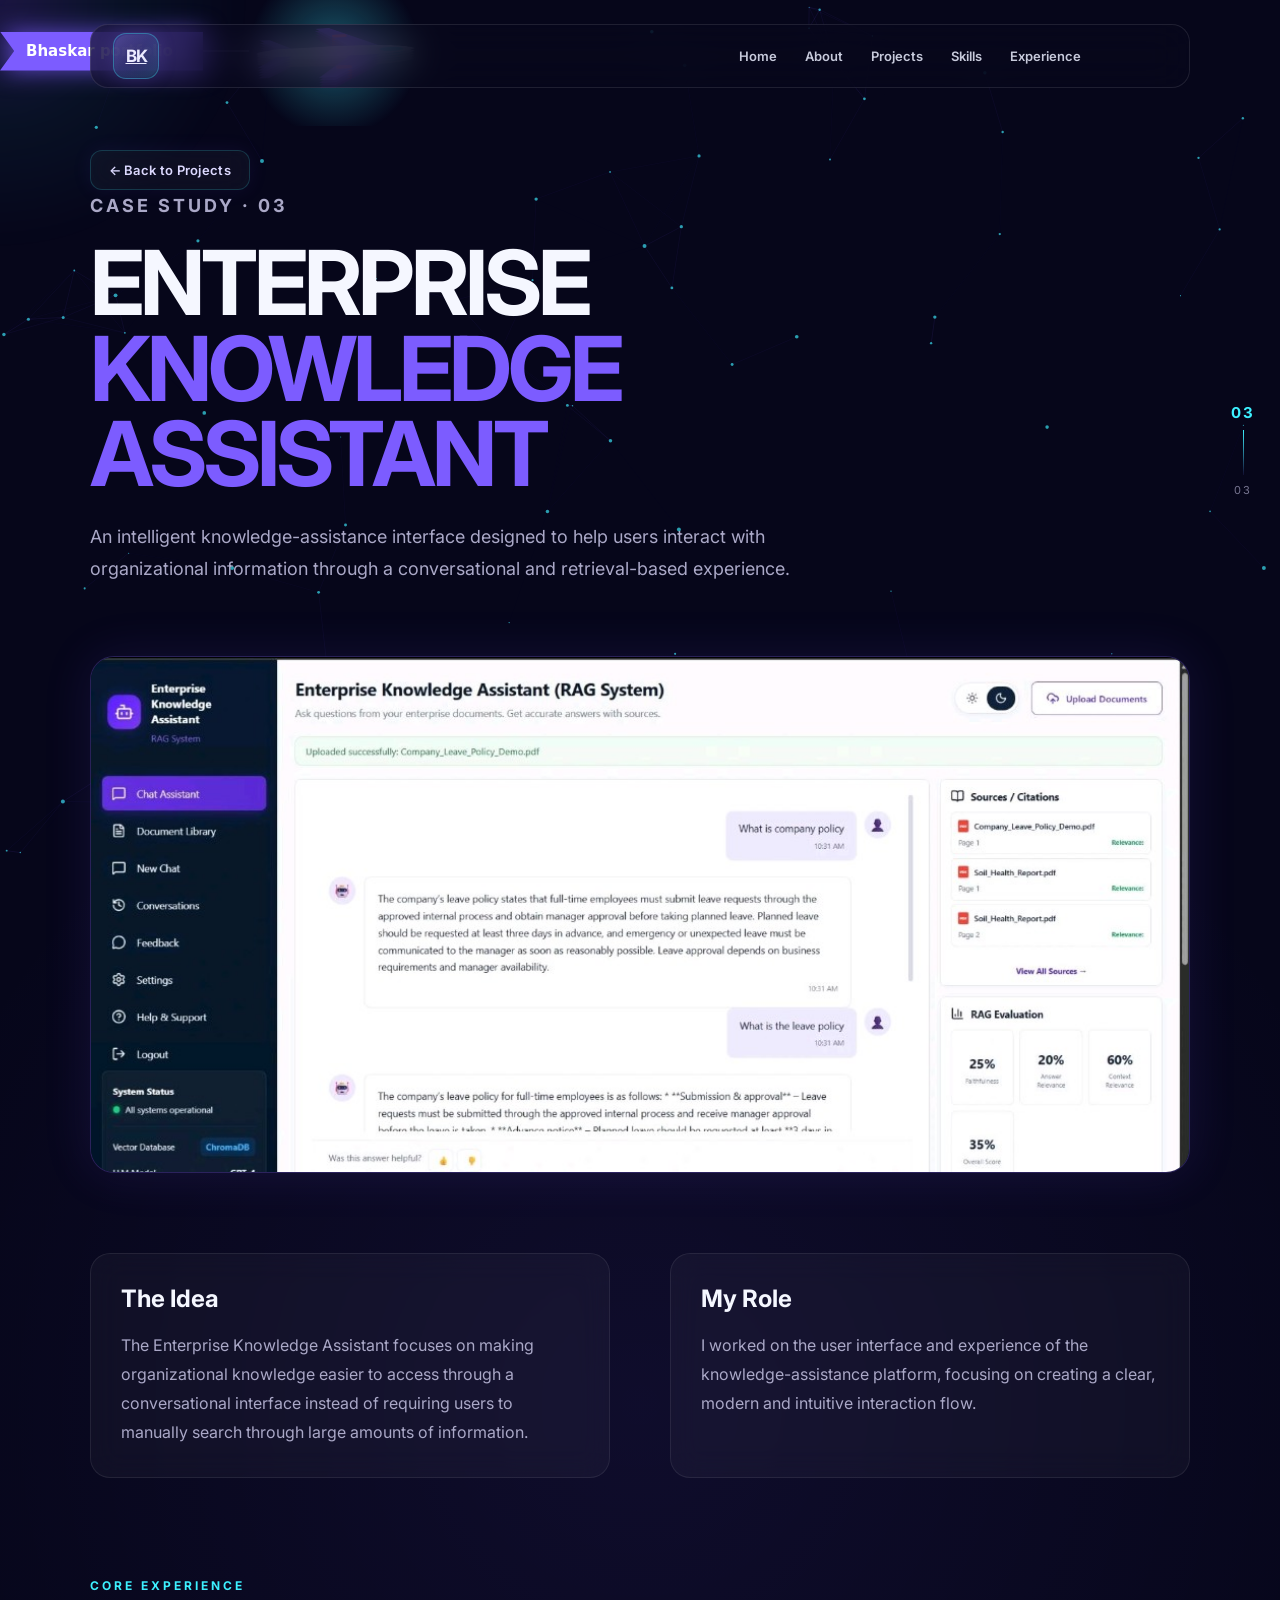
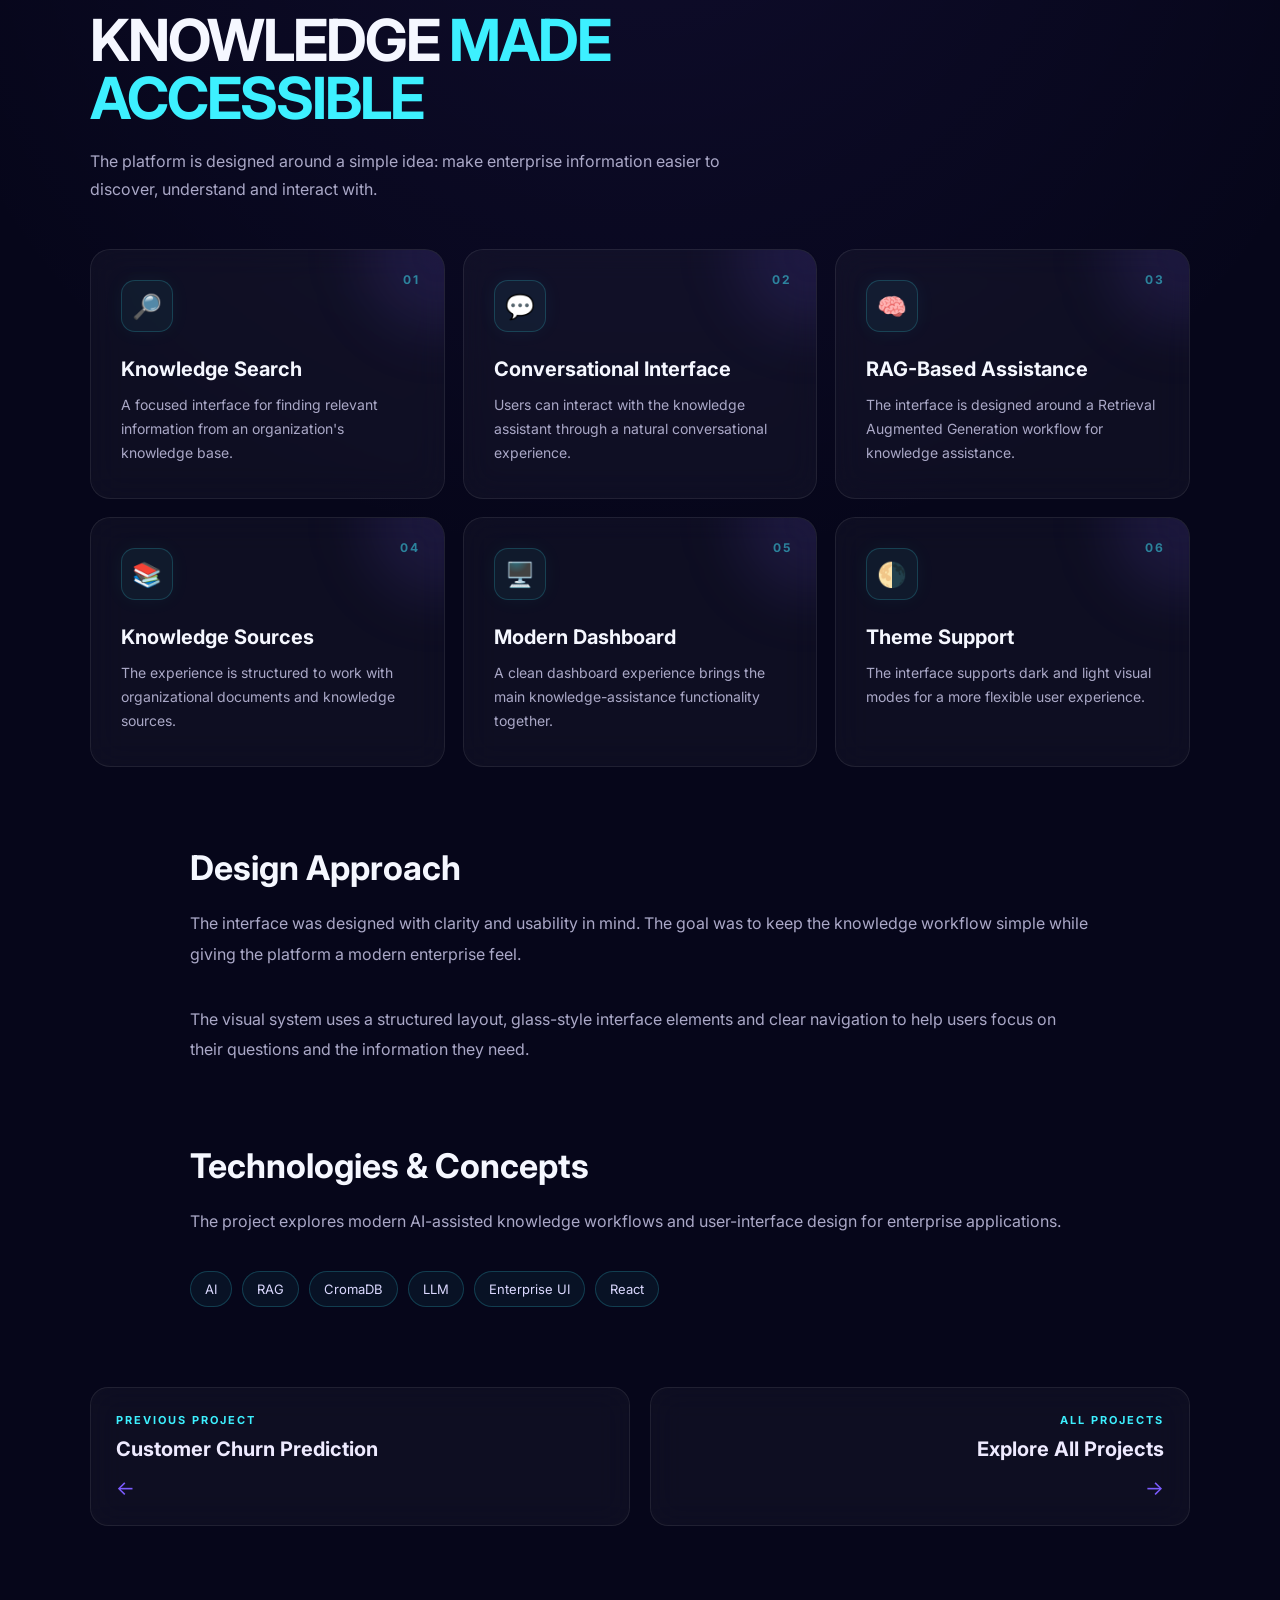
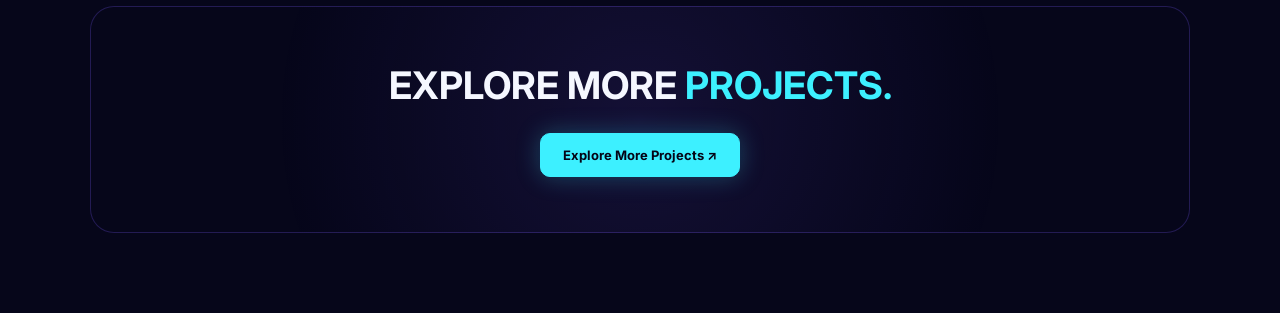
<file: projects/knowledge-assistant.html>
<!DOCTYPE html>
<html lang="en">

<head>
    <meta charset="UTF-8">
    <meta name="viewport" content="width=device-width, initial-scale=1.0">

    <title>Enterprise Knowledge Assistant | Bhaskar Kumar</title>

    <link rel="stylesheet" href="../css/global.css">
    <link rel="stylesheet" href="../css/case-study.css">
</head>

<body>


    <!-- Airplane SVG Definition -->
    <svg width="0" height="0" style="position:absolute" aria-hidden="true">
        <defs>
            <symbol id="pl" viewBox="0 0 200 120">

                <path d="M120 52 L80 6 L98 6 L156 52Z"
                      style="fill:var(--v)"/>

                <path d="M120 68 L80 114 L98 114 L156 68Z"
                      style="fill:var(--v)"/>

                <path d="M34 53 L12 30 L24 30 L52 53Z"
                      style="fill:var(--v)"/>

                <path d="M34 67 L12 90 L24 90 L52 67Z"
                      style="fill:var(--v)"/>

                <path d="M196 60
                         C186 51 150 49 100 49
                         L30 52 L10 58
                         L10 62 L30 68
                         L100 71
                         C150 71 186 69 196 60Z"
                      style="fill:var(--fg)"/>

                <ellipse cx="168" cy="60" rx="14" ry="4.5"
                         style="fill:var(--c)"/>

                <rect x="100" y="22" width="18" height="7" rx="3"
                      style="fill:var(--p)"/>

                <rect x="100" y="91" width="18" height="7" rx="3"
                      style="fill:var(--p)"/>

            </symbol>
        </defs>
    </svg>

        <!-- Flying Airplane -->
    <div class="flyer" aria-hidden="true">

        <div class="fin">

            <div class="ban">
                <span>Bhaskar portfolio</span>
            </div>

            <div class="rope"></div>

            <div class="pw">

                <div class="plane">

                    <svg class="ly" viewBox="0 0 200 120"
                         style="transform:translateZ(-12px);filter:brightness(.4)">
                        <use href="#pl" width="200" height="120"></use>
                    </svg>

                    <svg class="ly" viewBox="0 0 200 120"
                         style="transform:translateZ(-9px);filter:brightness(.5)">
                        <use href="#pl" width="200" height="120"></use>
                    </svg>

                    <svg class="ly" viewBox="0 0 200 120"
                         style="transform:translateZ(-6px);filter:brightness(.6)">
                        <use href="#pl" width="200" height="120"></use>
                    </svg>

                    <svg class="ly" viewBox="0 0 200 120"
                         style="transform:translateZ(-3px);filter:brightness(.8)">
                        <use href="#pl" width="200" height="120"></use>
                    </svg>

                    <svg class="ly" viewBox="0 0 200 120">
                        <use href="#pl" width="200" height="120"></use>
                    </svg>

                </div>

            </div>

        </div>

    </div>

    <!-- ========================================
         BACKGROUND
    ======================================== -->

    <canvas id="bg"></canvas>
    <div class="mouse-glow"></div>


    <!-- ========================================
         NAVBAR
    ======================================== -->

    <nav class="navbar">

        <a href="../index.html" class="logo">BK</a>

        <div class="nav-links">

            <a href="../index.html">Home</a>
            <a href="../about.html">About</a>
            <a href="../projects.html">Projects</a>
            <a href="../skills.html">Skills</a>
            <a href="../experience.html">Experience</a>

        <!--------<button class="theme-toggle" aria-label="Toggle theme">☼</button> ---->

        </div>

    </nav>


    <!-- ========================================
         CASE STUDY
    ======================================== -->

    <main class="case-study-page">

        <div class="case-progress">

            <span class="current">03</span>

            <span class="line"></span>

            <span>03</span>

        </div>


        <!-- Back Button -->

        <a href="../projects.html" class="case-back">
            ← Back to Projects
        </a>


        <!-- ========================================
             HERO
        ======================================== -->

        <section class="case-hero">

            <p class="case-label">
                CASE STUDY · 03
            </p>

            <h1>
                ENTERPRISE
                <span>KNOWLEDGE ASSISTANT</span>
            </h1>

            <p>
                An intelligent knowledge-assistance interface designed
                to help users interact with organizational information
                through a conversational and retrieval-based experience.
            </p>

        </section>


        <!-- ========================================
             PROJECT IMAGE
        ======================================== -->

        <div class="case-image">

            <img
                src="../images/enterprice.jpeg"
                alt="Enterprise Knowledge Assistant"
            >

        </div>


        <!-- ========================================
             PROJECT OVERVIEW
        ======================================== -->

        <section class="case-info">


            <!-- The Idea -->

            <div class="case-section">

                <h2>The Idea</h2>

                <p>
                    The Enterprise Knowledge Assistant focuses on making
                    organizational knowledge easier to access through a
                    conversational interface instead of requiring users
                    to manually search through large amounts of information.
                </p>

            </div>


            <!-- My Role -->

            <div class="case-section">

                <h2>My Role</h2>

                <p>
                    I worked on the user interface and experience of the
                    knowledge-assistance platform, focusing on creating
                    a clear, modern and intuitive interaction flow.
                </p>

            </div>

        </section>


        <!-- ========================================
             CORE EXPERIENCE
        ======================================== -->

        <section class="modules-section">

            <div class="modules-heading">

                <p class="case-label">
                    CORE EXPERIENCE
                </p>

                <h2>
                    KNOWLEDGE
                    <span>MADE ACCESSIBLE</span>
                </h2>

                <p>
                    The platform is designed around a simple idea:
                    make enterprise information easier to discover,
                    understand and interact with.
                </p>

            </div>


            <div class="modules-grid">


                <!-- 01 -->

                <div class="module-card">

                    <span class="module-number">
                        01
                    </span>

                    <div class="module-icon">
                        🔎
                    </div>

                    <h3>Knowledge Search</h3>

                    <p>
                        A focused interface for finding relevant
                        information from an organization's knowledge base.
                    </p>

                </div>


                <!-- 02 -->

                <div class="module-card">

                    <span class="module-number">
                        02
                    </span>

                    <div class="module-icon">
                        💬
                    </div>

                    <h3>Conversational Interface</h3>

                    <p>
                        Users can interact with the knowledge assistant
                        through a natural conversational experience.
                    </p>

                </div>


                <!-- 03 -->

                <div class="module-card">

                    <span class="module-number">
                        03
                    </span>

                    <div class="module-icon">
                        🧠
                    </div>

                    <h3>RAG-Based Assistance</h3>

                    <p>
                        The interface is designed around a Retrieval
                        Augmented Generation workflow for knowledge
                        assistance.
                    </p>

                </div>


                <!-- 04 -->

                <div class="module-card">

                    <span class="module-number">
                        04
                    </span>

                    <div class="module-icon">
                        📚
                    </div>

                    <h3>Knowledge Sources</h3>

                    <p>
                        The experience is structured to work with
                        organizational documents and knowledge sources.
                    </p>

                </div>


                <!-- 05 -->

                <div class="module-card">

                    <span class="module-number">
                        05
                    </span>

                    <div class="module-icon">
                        🖥️
                    </div>

                    <h3>Modern Dashboard</h3>

                    <p>
                        A clean dashboard experience brings the main
                        knowledge-assistance functionality together.
                    </p>

                </div>


                <!-- 06 -->

                <div class="module-card">

                    <span class="module-number">
                        06
                    </span>

                    <div class="module-icon">
                        🌗
                    </div>

                    <h3>Theme Support</h3>

                    <p>
                        The interface supports dark and light visual
                        modes for a more flexible user experience.
                    </p>

                </div>


            </div>

        </section>


        <!-- ========================================
             DESIGN APPROACH
        ======================================== -->

        <section class="case-content">

            <h2>
                Design Approach
            </h2>

            <p>
                The interface was designed with clarity and usability
                in mind. The goal was to keep the knowledge workflow
                simple while giving the platform a modern enterprise
                feel.
            </p>

            <p>
                The visual system uses a structured layout, glass-style
                interface elements and clear navigation to help users
                focus on their questions and the information they need.
            </p>

        </section>


        <!-- ========================================
             TECHNOLOGIES
        ======================================== -->

        <section class="case-content">

            <h2>
                Technologies & Concepts
            </h2>

            <p>
                The project explores modern AI-assisted knowledge
                workflows and user-interface design for enterprise
                applications.
            </p>


            <div class="case-tech">

                <span>AI</span>
                <span>RAG</span>
                <span>CromaDB</span>
                <span>LLM</span>
                <span>Enterprise UI</span>
                <span>React</span>

            </div>

        </section>
        
         <!-- Direct go next project -->
          <section class="project-navigation">

            <a
                href="netflix-prediction.html"
                class="project-nav-card previous"
            >
                <span class="project-nav-label">
                    PREVIOUS PROJECT
                </span>

                <span class="project-nav-title">
                    Customer Churn Prediction
                </span>

                <span class="project-nav-arrow">
                    ←
                </span>
            </a>


            <a
                href="../projects.html"
                class="project-nav-card next"
            >
                <span class="project-nav-label">
                    ALL PROJECTS
                </span>

                <span class="project-nav-title">
                    Explore All Projects
                </span>

                <span class="project-nav-arrow">
                    →
                </span>
            </a>

        </section>

        <!-- ========================================
             PROJECT CTA
        ======================================== -->

        <section class="case-cta">

            <h2>
                EXPLORE MORE
                <span>PROJECTS.</span>
            </h2>

            <a
                href="../projects.html"
                class="btn primary"
            >
                Explore More Projects ↗
            </a>

        </section>


    </main>


    <!-- ========================================
         JAVASCRIPT
    ======================================== -->

    <script src="../js/background.js"></script>
    <script src="../js/case-study.js"></script>

</body>

</html>
</file>
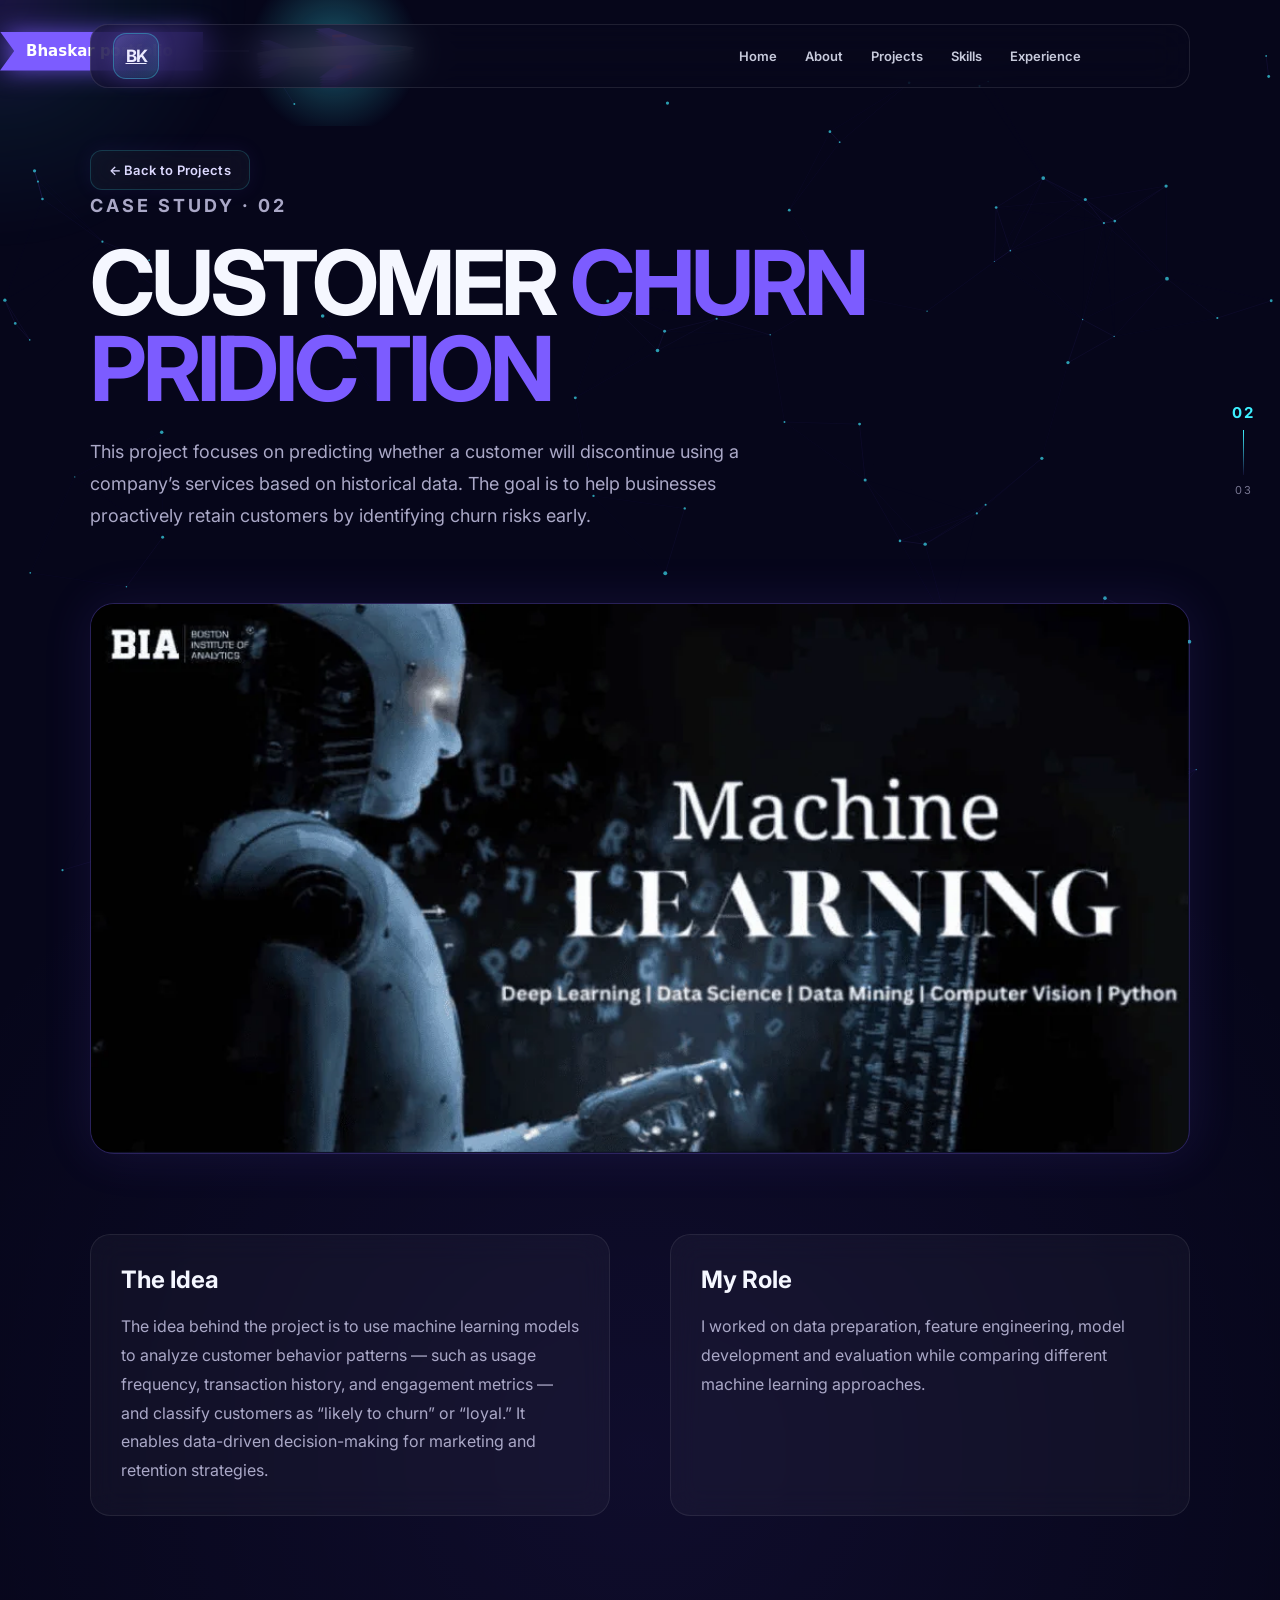
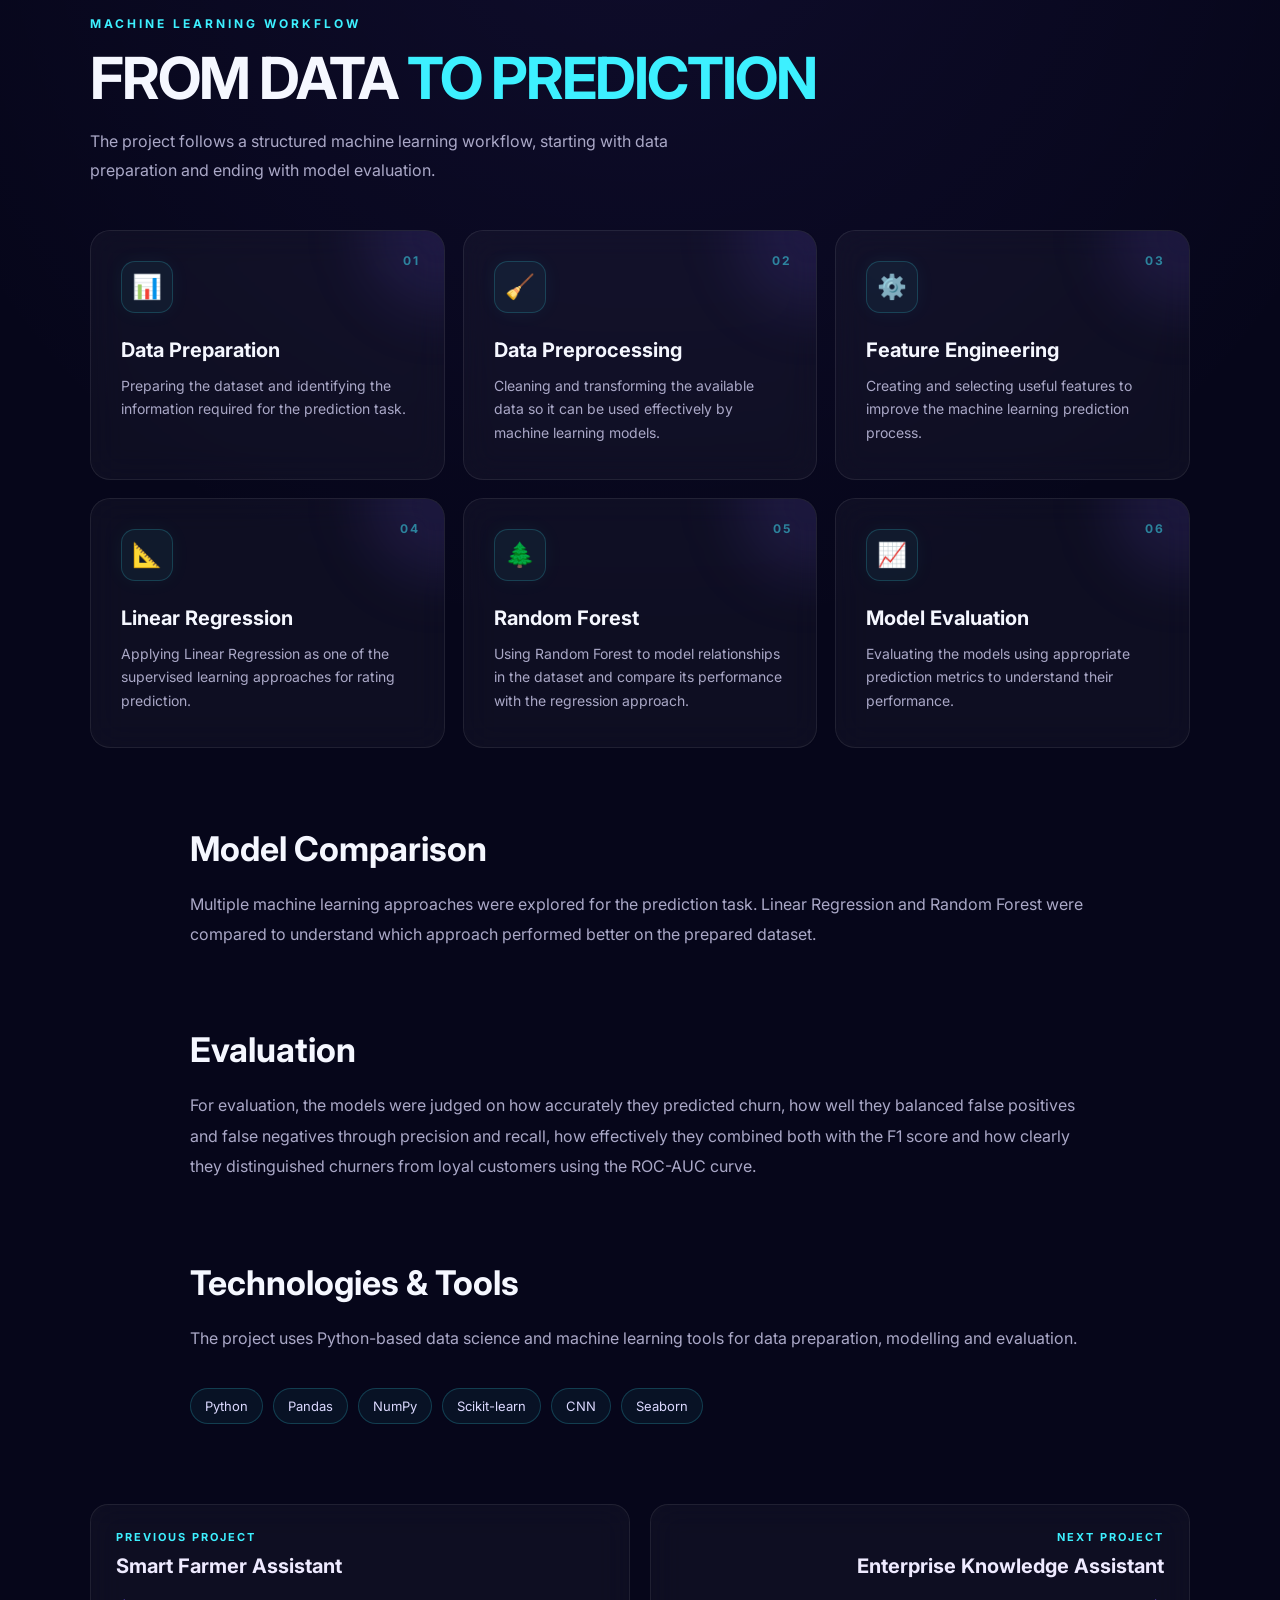
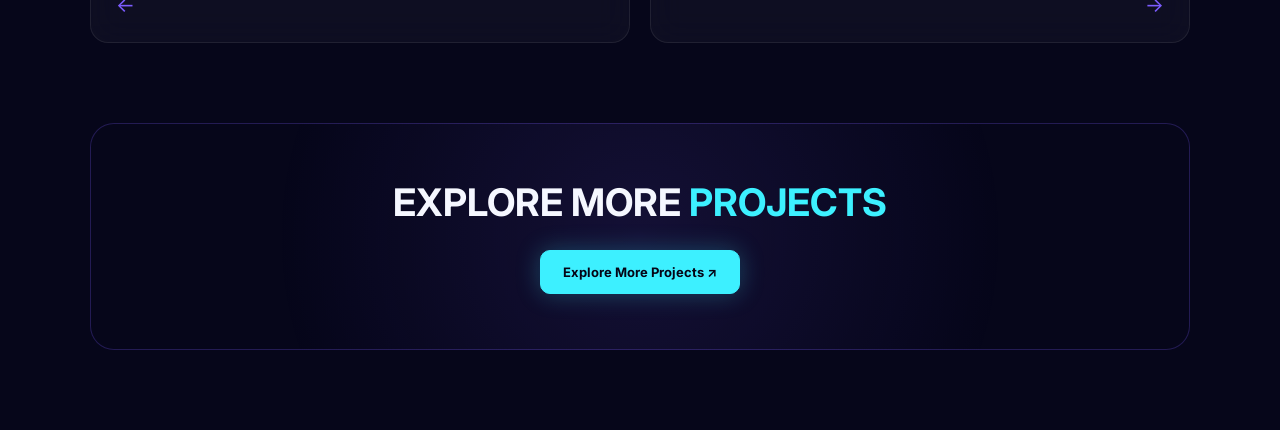
<file: projects/netflix-prediction.html>
<!DOCTYPE html>
<html lang="en">

<head>
    <meta charset="UTF-8">
    <meta name="viewport" content="width=device-width, initial-scale=1.0">

    <title>Netflix Rating Prediction | Bhaskar Kumar</title>

    <link rel="stylesheet" href="../css/global.css">
    <link rel="stylesheet" href="../css/case-study.css">
</head>

<body>


    <!-- Airplane SVG Definition -->
    <svg width="0" height="0" style="position:absolute" aria-hidden="true">
        <defs>
            <symbol id="pl" viewBox="0 0 200 120">

                <path d="M120 52 L80 6 L98 6 L156 52Z"
                      style="fill:var(--v)"/>

                <path d="M120 68 L80 114 L98 114 L156 68Z"
                      style="fill:var(--v)"/>

                <path d="M34 53 L12 30 L24 30 L52 53Z"
                      style="fill:var(--v)"/>

                <path d="M34 67 L12 90 L24 90 L52 67Z"
                      style="fill:var(--v)"/>

                <path d="M196 60
                         C186 51 150 49 100 49
                         L30 52 L10 58
                         L10 62 L30 68
                         L100 71
                         C150 71 186 69 196 60Z"
                      style="fill:var(--fg)"/>

                <ellipse cx="168" cy="60" rx="14" ry="4.5"
                         style="fill:var(--c)"/>

                <rect x="100" y="22" width="18" height="7" rx="3"
                      style="fill:var(--p)"/>

                <rect x="100" y="91" width="18" height="7" rx="3"
                      style="fill:var(--p)"/>

            </symbol>
        </defs>
    </svg>

        <!-- Flying Airplane -->
    <div class="flyer" aria-hidden="true">

        <div class="fin">

            <div class="ban">
                <span>Bhaskar portfolio</span>
            </div>

            <div class="rope"></div>

            <div class="pw">

                <div class="plane">

                    <svg class="ly" viewBox="0 0 200 120"
                         style="transform:translateZ(-12px);filter:brightness(.4)">
                        <use href="#pl" width="200" height="120"></use>
                    </svg>

                    <svg class="ly" viewBox="0 0 200 120"
                         style="transform:translateZ(-9px);filter:brightness(.5)">
                        <use href="#pl" width="200" height="120"></use>
                    </svg>

                    <svg class="ly" viewBox="0 0 200 120"
                         style="transform:translateZ(-6px);filter:brightness(.6)">
                        <use href="#pl" width="200" height="120"></use>
                    </svg>

                    <svg class="ly" viewBox="0 0 200 120"
                         style="transform:translateZ(-3px);filter:brightness(.8)">
                        <use href="#pl" width="200" height="120"></use>
                    </svg>

                    <svg class="ly" viewBox="0 0 200 120">
                        <use href="#pl" width="200" height="120"></use>
                    </svg>

                </div>

            </div>

        </div>

    </div>

    <!-- ========================================
         BACKGROUND
    ======================================== -->

    <canvas id="bg"></canvas>
    <div class="mouse-glow"></div>


    <!-- ========================================
         NAVBAR
    ======================================== -->

    <nav class="navbar">

        <a href="../index.html" class="logo">BK</a>

        <div class="nav-links">

            <a href="../index.html">Home</a>
            <a href="../about.html">About</a>
            <a href="../projects.html">Projects</a>
            <a href="../skills.html">Skills</a>
            <a href="../experience.html">Experience</a>

        <!----   <button class="theme-toggle" aria-label="Toggle theme">☼</button> --->

        </div>

    </nav>


    <!-- ========================================
         CASE STUDY
    ======================================== -->

    <main class="case-study-page">

        <div class="case-progress">

            <span class="current">02</span>

            <span class="line"></span>

            <span>03</span>

        </div>


        <!-- Back Button -->

        <a href="../projects.html" class="case-back">
            ← Back to Projects
        </a>


        <!-- ========================================
             HERO
        ======================================== -->

        <section class="case-hero">

            <p class="case-label">
                CASE STUDY · 02
            </p>

            <h1>
                CUSTOMER
                <span>CHURN PRIDICTION</span>
            </h1>

            <p>
                This project focuses on predicting whether
                 a customer will discontinue using a company’s
                  services based on historical data. The goal
                   is to help businesses proactively retain 
                   customers by identifying churn risks early.
            </p>

        </section>


        <!-- ========================================
             PROJECT IMAGE
        ======================================== -->

        <div class="case-image">

            <img
                src="../images/netflix.webp"
                alt="Netflix Rating Prediction"
            >

        </div>


        <!-- ========================================
             PROJECT OVERVIEW
        ======================================== -->

        <section class="case-info">


            <!-- The Idea -->

            <div class="case-section">

                <h2>The Idea</h2>

                <p>
                    The idea behind the project is to use
                    machine learning models to analyze customer
                    behavior patterns — such as usage frequency,
                    transaction history, and engagement metrics — and
                    classify customers as “likely to churn” or “loyal.”
                    It enables data-driven decision-making for 
                    marketing and retention strategies.
                </p>

            </div>


            <!-- My Role -->

            <div class="case-section">

                <h2>My Role</h2>

                <p>
                    I worked on data preparation, feature engineering,
                    model development and evaluation while comparing
                    different machine learning approaches.
                </p>

            </div>

        </section>


        <!-- ========================================
             ML WORKFLOW
        ======================================== -->

        <section class="modules-section">

            <div class="modules-heading">

                <p class="case-label">
                    MACHINE LEARNING WORKFLOW
                </p>

                <h2>
                    FROM DATA
                    <span>TO PREDICTION</span>
                </h2>

                <p>
                    The project follows a structured machine learning
                    workflow, starting with data preparation and ending
                    with model evaluation.
                </p>

            </div>


            <div class="modules-grid">


                <!-- 01 -->

                <div class="module-card">

                    <span class="module-number">
                        01
                    </span>

                    <div class="module-icon">
                        📊
                    </div>

                    <h3>Data Preparation</h3>

                    <p>
                        Preparing the dataset and identifying the
                        information required for the prediction task.
                    </p>

                </div>


                <!-- 02 -->

                <div class="module-card">

                    <span class="module-number">
                        02
                    </span>

                    <div class="module-icon">
                        🧹
                    </div>

                    <h3>Data Preprocessing</h3>

                    <p>
                        Cleaning and transforming the available data
                        so it can be used effectively by machine
                        learning models.
                    </p>

                </div>


                <!-- 03 -->

                <div class="module-card">

                    <span class="module-number">
                        03
                    </span>

                    <div class="module-icon">
                        ⚙️
                    </div>

                    <h3>Feature Engineering</h3>

                    <p>
                        Creating and selecting useful features to
                        improve the machine learning prediction process.
                    </p>

                </div>


                <!-- 04 -->

                <div class="module-card">

                    <span class="module-number">
                        04
                    </span>

                    <div class="module-icon">
                        📐
                    </div>

                    <h3>Linear Regression</h3>

                    <p>
                        Applying Linear Regression as one of the
                        supervised learning approaches for rating
                        prediction.
                    </p>

                </div>


                <!-- 05 -->

                <div class="module-card">

                    <span class="module-number">
                        05
                    </span>

                    <div class="module-icon">
                        🌲
                    </div>

                    <h3>Random Forest</h3>

                    <p>
                        Using Random Forest to model relationships in
                        the dataset and compare its performance with
                        the regression approach.
                    </p>

                </div>


                <!-- 06 -->

                <div class="module-card">

                    <span class="module-number">
                        06 
                    </span>

                    <div class="module-icon">
                        📈
                    </div>

                    <h3>Model Evaluation</h3>

                    <p>
                        Evaluating the models using appropriate
                        prediction metrics to understand their
                        performance.
                    </p>

                </div>

            </div>

        </section>


        <!-- ========================================
             MODEL COMPARISON
        ======================================== -->

        <section class="case-content">

            <h2>
                Model Comparison
            </h2>

            <p>
                Multiple machine learning approaches were explored
                for the prediction task. Linear Regression and Random
                Forest were compared to understand which approach
                performed better on the prepared dataset.
            </p>

        </section>


        <!-- ========================================
             EVALUATION
        ======================================== -->

        <section class="case-content">

            <h2>
                Evaluation
            </h2>

            <p>
                For evaluation, the models were judged on how accurately
                 they predicted churn, how well they balanced false positives
                  and false negatives through precision and recall, how 
                  effectively they combined both with the F1 score and 
                  how clearly they distinguished churners from loyal customers
                   using the ROC-AUC curve.
            </p>

        </section>


        <!-- ========================================
             TECHNOLOGIES
        ======================================== -->

        <section class="case-content">

            <h2>
                Technologies & Tools
            </h2>

            <p>
                The project uses Python-based data science and machine
                learning tools for data preparation, modelling and
                evaluation.
            </p>

            <div class="case-tech">

                <span>Python</span>
                <span>Pandas</span>
                <span>NumPy</span>
                <span>Scikit-learn</span>
                <span>CNN</span>
                <span>Seaborn</span>

            </div>

        </section>

         <!-- Direct go next project -->
          <section class="project-navigation">

            <a
                href="smart-farmer.html"
                class="project-nav-card previous"
            >
                <span class="project-nav-label">
                    PREVIOUS PROJECT
                </span>

                <span class="project-nav-title">
                    Smart Farmer Assistant
                </span>

                <span class="project-nav-arrow">
                    ←
                </span>
            </a>


            <a
                href="knowledge-assistant.html"
                class="project-nav-card next"
            >
                <span class="project-nav-label">
                    NEXT PROJECT
                </span>

                <span class="project-nav-title">
                    Enterprise Knowledge Assistant
                </span>

                <span class="project-nav-arrow">
                    →
                </span>
            </a>

        </section>


        <!-- ========================================
             PROJECT CTA
        ======================================== -->

        <section class="case-cta">

            <h2>
                EXPLORE MORE
                <span>PROJECTS</span>
            </h2>

            <a
                href="../projects.html"
                class="btn primary"
            >
                Explore More Projects ↗
            </a>

        </section>


    </main>


    <!-- ========================================
         JAVASCRIPT
    ======================================== -->

    <script src="../js/background.js"></script>
    <script src="../js/case-study.js"></script>

</body>

</html>
</file>
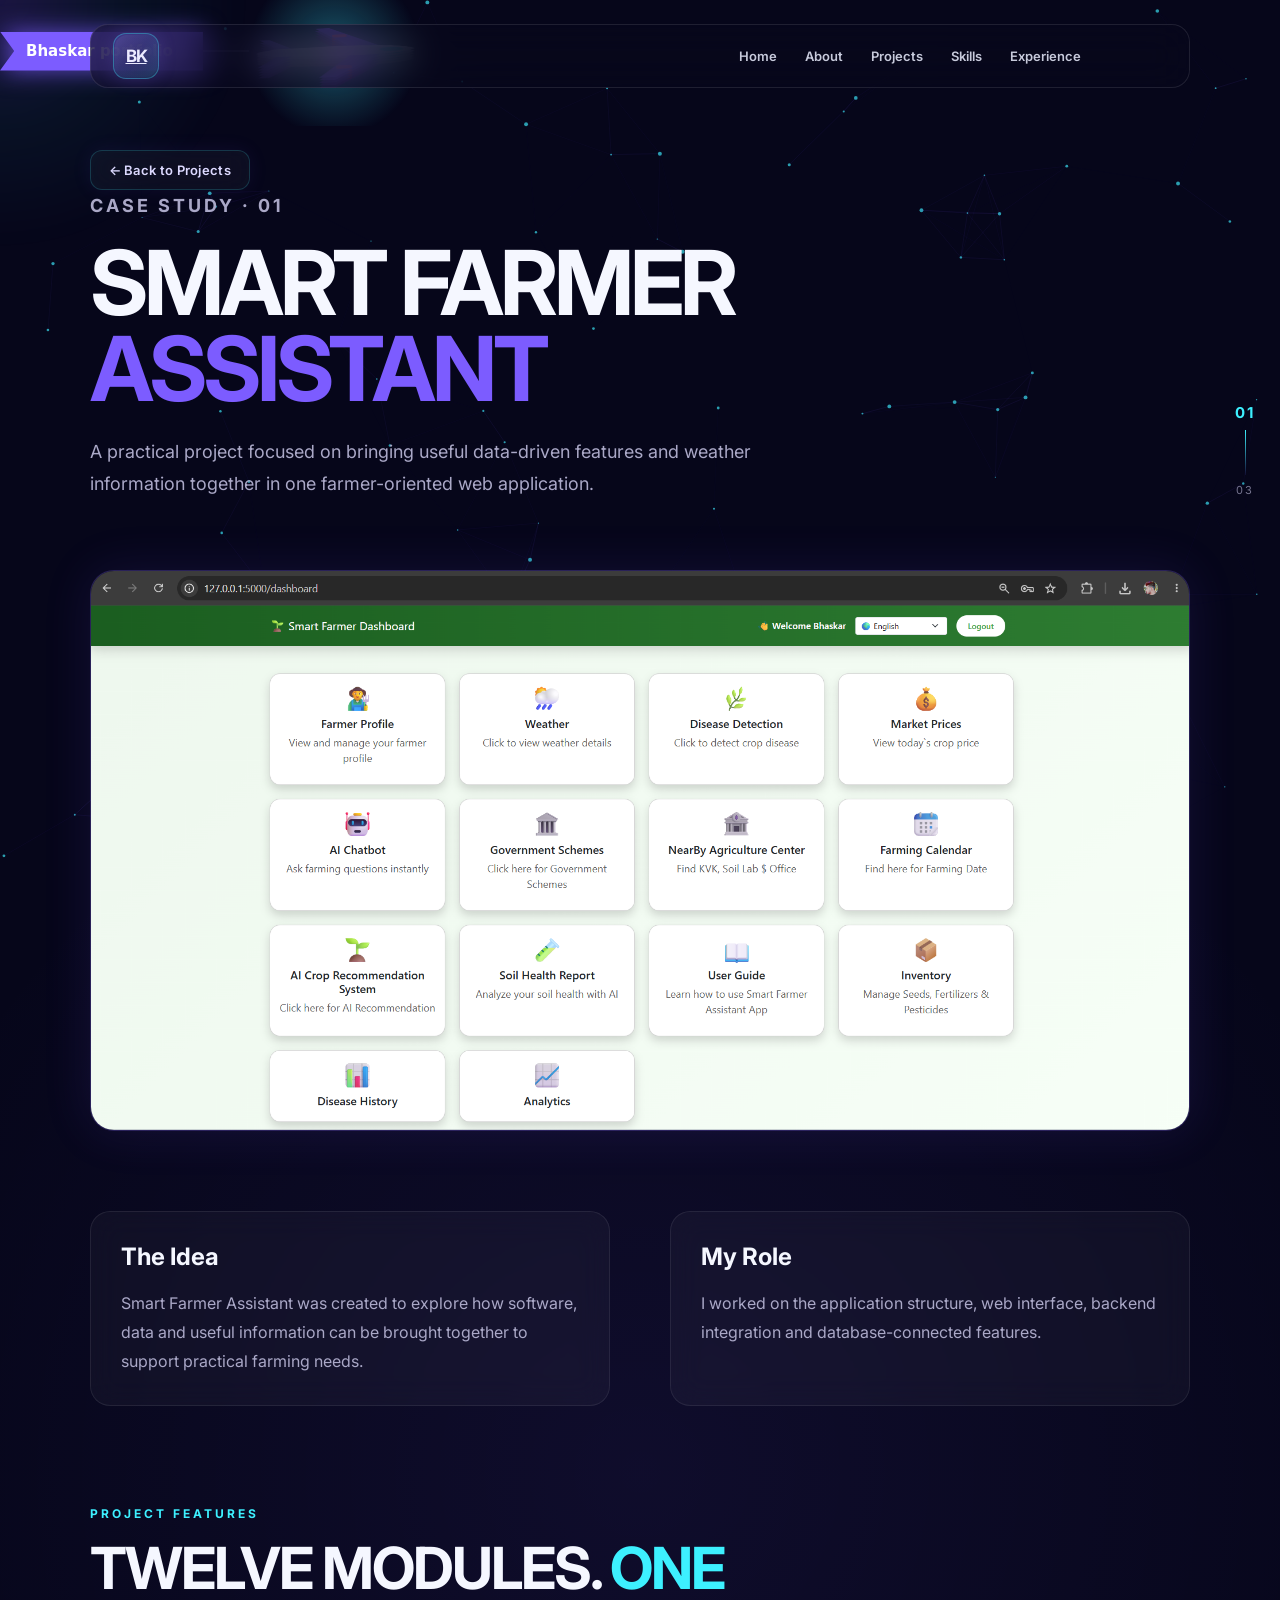
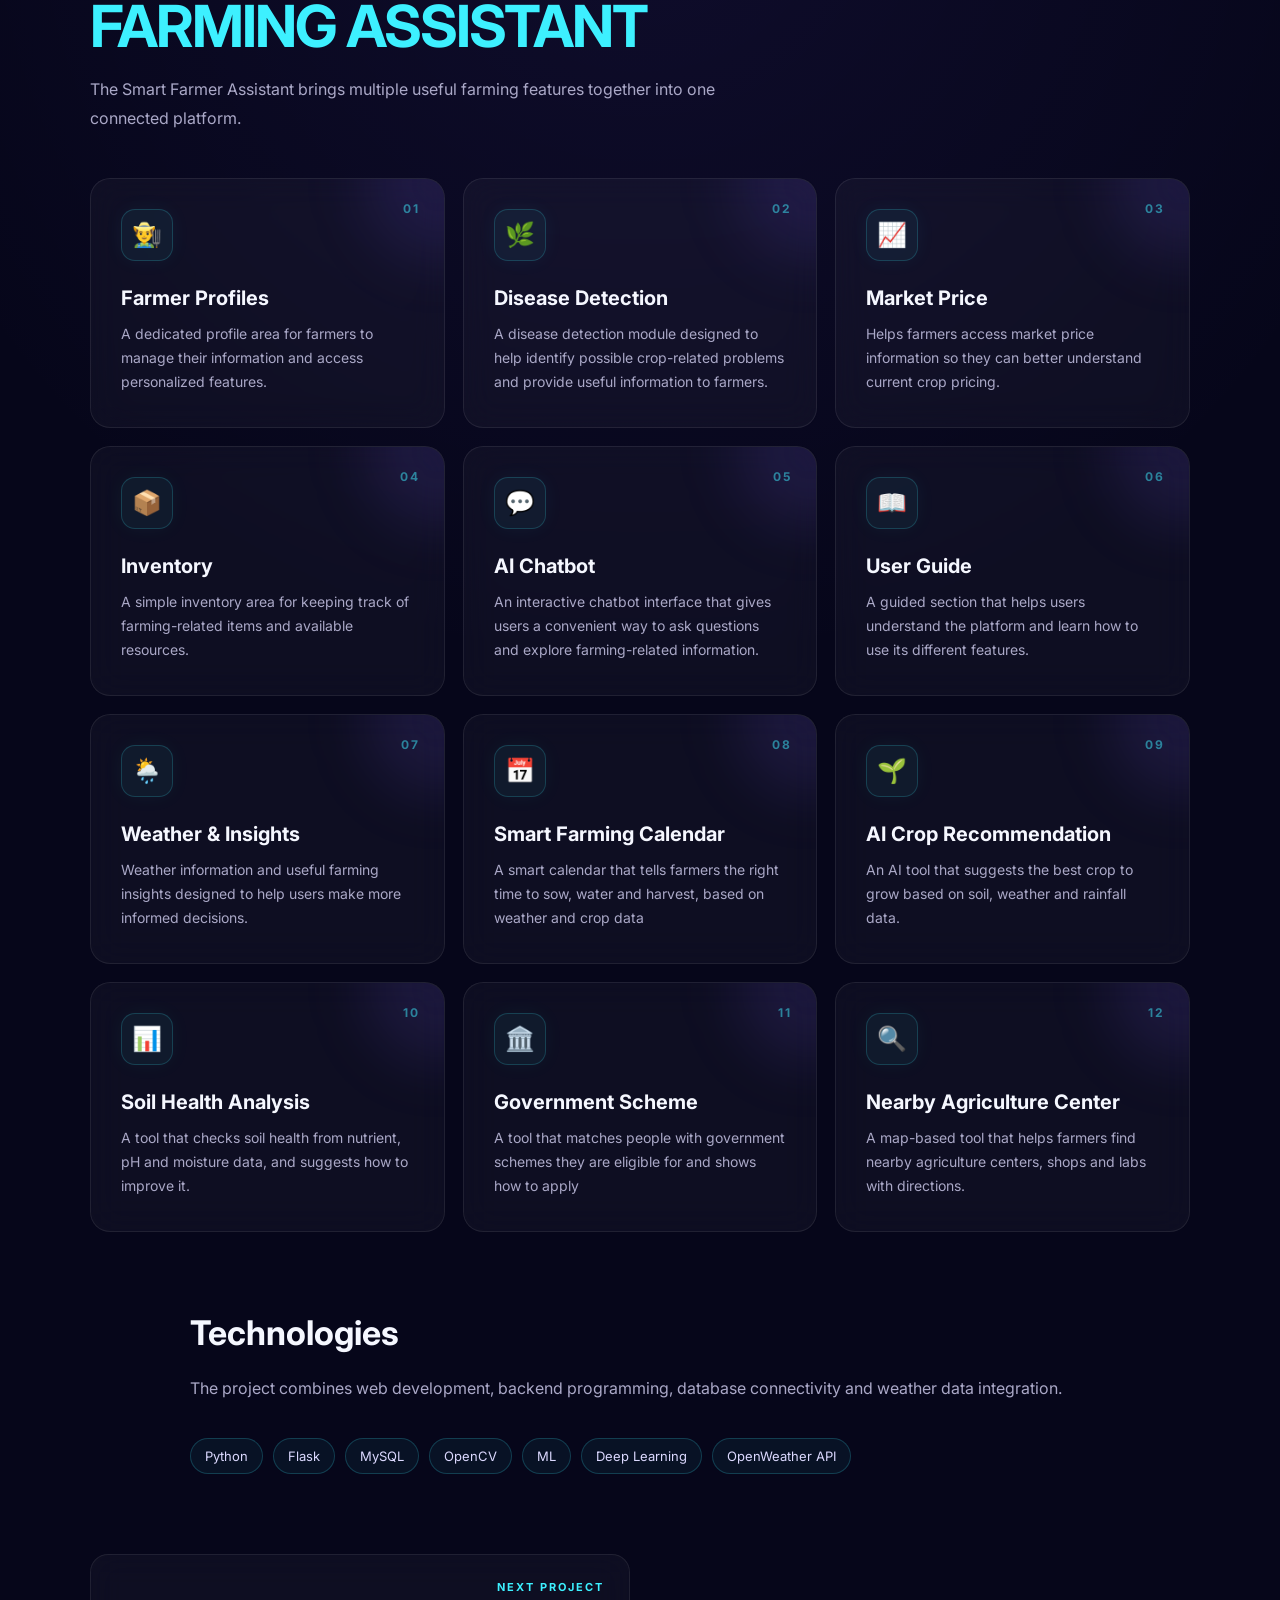
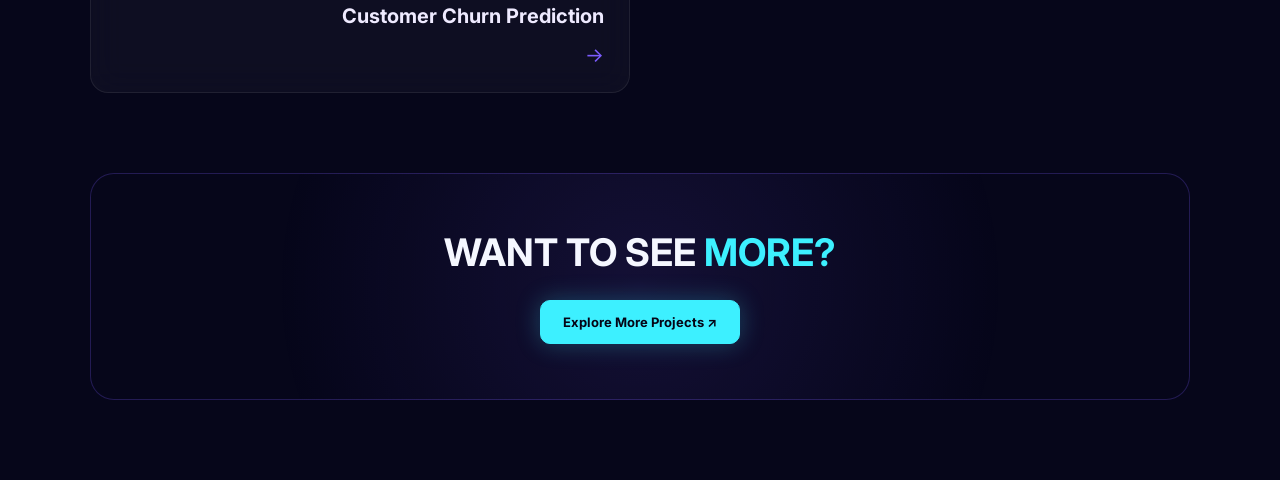
<file: projects/smart-farmer.html>
<!DOCTYPE html>
<html lang="en">

<head>
    <meta charset="UTF-8">
    <meta name="viewport" content="width=device-width, initial-scale=1.0">

    <title>Smart Farmer Assistant | Bhaskar Kumar</title>

    <link rel="stylesheet" href="../css/global.css">
    <link rel="stylesheet" href="../css/case-study.css">
</head>

<body>


    <!-- Airplane SVG Definition -->
    <svg width="0" height="0" style="position:absolute" aria-hidden="true">
        <defs>
            <symbol id="pl" viewBox="0 0 200 120">

                <path d="M120 52 L80 6 L98 6 L156 52Z"
                      style="fill:var(--v)"/>

                <path d="M120 68 L80 114 L98 114 L156 68Z"
                      style="fill:var(--v)"/>

                <path d="M34 53 L12 30 L24 30 L52 53Z"
                      style="fill:var(--v)"/>

                <path d="M34 67 L12 90 L24 90 L52 67Z"
                      style="fill:var(--v)"/>

                <path d="M196 60
                         C186 51 150 49 100 49
                         L30 52 L10 58
                         L10 62 L30 68
                         L100 71
                         C150 71 186 69 196 60Z"
                      style="fill:var(--fg)"/>

                <ellipse cx="168" cy="60" rx="14" ry="4.5"
                         style="fill:var(--c)"/>

                <rect x="100" y="22" width="18" height="7" rx="3"
                      style="fill:var(--p)"/>

                <rect x="100" y="91" width="18" height="7" rx="3"
                      style="fill:var(--p)"/>

            </symbol>
        </defs>
    </svg>

        <!-- Flying Airplane -->
    <div class="flyer" aria-hidden="true">

        <div class="fin">

            <div class="ban">
                <span>Bhaskar portfolio</span>
            </div>

            <div class="rope"></div>

            <div class="pw">

                <div class="plane">

                    <svg class="ly" viewBox="0 0 200 120"
                         style="transform:translateZ(-12px);filter:brightness(.4)">
                        <use href="#pl" width="200" height="120"></use>
                    </svg>

                    <svg class="ly" viewBox="0 0 200 120"
                         style="transform:translateZ(-9px);filter:brightness(.5)">
                        <use href="#pl" width="200" height="120"></use>
                    </svg>

                    <svg class="ly" viewBox="0 0 200 120"
                         style="transform:translateZ(-6px);filter:brightness(.6)">
                        <use href="#pl" width="200" height="120"></use>
                    </svg>

                    <svg class="ly" viewBox="0 0 200 120"
                         style="transform:translateZ(-3px);filter:brightness(.8)">
                        <use href="#pl" width="200" height="120"></use>
                    </svg>

                    <svg class="ly" viewBox="0 0 200 120">
                        <use href="#pl" width="200" height="120"></use>
                    </svg>

                </div>

            </div>

        </div>

    </div>




    <!-- Background -->
    <canvas id="bg"></canvas>
    <div class="mouse-glow"></div>


    <!-- Navbar -->
    <nav class="navbar">

        <a href="../index.html" class="logo">BK</a>

        <div class="nav-links">
            <a href="../index.html">Home</a>
            <a href="../about.html">About</a>
            <a href="../projects.html">Projects</a>
            <a href="../skills.html">Skills</a>
            <a href="../experience.html">Experience</a>
         <!----   <button class="theme-toggle">☼</button> --->
        </div>

    </nav>


    <main class="case-study-page">
        
        <div class="case-progress">

            <span class="current">01</span>

            <span class="line"></span>

            <span>03</span>

        </div>

        <a href="../projects.html" class="case-back">
            ← Back to Projects
        </a>


        <!-- Hero -->
        <section class="case-hero">

            <p class="case-label">CASE STUDY · 01</p>

            <h1>
                SMART FARMER
                <span>ASSISTANT</span>
            </h1>

            <p>
                A practical project focused on bringing useful
                data-driven features and weather information together
                in one farmer-oriented web application.
            </p>

        </section>


        <!-- Project Image -->
        <div class="case-image">

            <img
                src="../images/dashboard.png"
                alt="Smart Farmer Assistant"
            >

        </div>


        <!-- Project Information -->
        <section class="case-info">

            <div class="case-section">

                <h2>The Idea</h2>

                <p>
                    Smart Farmer Assistant was created to explore how
                    software, data and useful information can be brought
                    together to support practical farming needs.
                </p>

            </div>


            <div class="case-section">

                <h2>My Role</h2>

                <p>
                    I worked on the application structure, web interface,
                    backend integration and database-connected features.
                </p>

            </div>

        </section>

           <!-- ========================================
               CORE MODULES
            ======================================== -->

        <section class="modules-section">

            <div class="modules-heading">
                <p class="case-label">PROJECT FEATURES</p>

                <h2>
                    TWELVE MODULES.
                    <span>ONE FARMING ASSISTANT</span>
                </h2>

                <p>
                    The Smart Farmer Assistant brings multiple useful
                    farming features together into one connected platform.
                </p>
            </div>


            <div class="modules-grid">

                <!-- Module 01 -->
                <div class="module-card">

                    <span class="module-number">01</span>

                    <div class="module-icon">👨‍🌾</div>

                    <h3>Farmer Profiles</h3>

                    <p>
                        A dedicated profile area for farmers to manage
                        their information and access personalized features.
                    </p>

                </div>


                <!-- Module 02 -->
                <div class="module-card">

                    <span class="module-number">02</span>

                    <div class="module-icon">🌿</div>

                    <h3>Disease Detection</h3>

                    <p>
                        A disease detection module designed to help identify
                        possible crop-related problems and provide useful
                        information to farmers.
                    </p>

                </div>


                <!-- Module 03 -->
                <div class="module-card">

                    <span class="module-number">03</span>

                    <div class="module-icon">📈</div>

                    <h3>Market Price</h3>

                    <p>
                        Helps farmers access market price information so
                        they can better understand current crop pricing.
                    </p>

                </div>


                <!-- Module 04 -->
                <div class="module-card">

                    <span class="module-number">04</span>

                    <div class="module-icon">📦</div>

                    <h3>Inventory</h3>

                    <p>
                        A simple inventory area for keeping track of
                        farming-related items and available resources.
                    </p>

                </div>


                <!-- Module 05 -->
                <div class="module-card">

                    <span class="module-number">05</span>

                    <div class="module-icon">💬</div>

                    <h3>AI Chatbot</h3>

                    <p>
                        An interactive chatbot interface that gives users
                        a convenient way to ask questions and explore
                        farming-related information.
                    </p>

                </div>


                <!-- Module 06 -->
                <div class="module-card">

                    <span class="module-number">06</span>

                    <div class="module-icon">📖</div>

                    <h3>User Guide</h3>

                    <p>
                        A guided section that helps users understand the
                        platform and learn how to use its different features.
                    </p>

                </div>


                <!-- Module 07 -->
                <div class="module-card">

                    <span class="module-number">07</span>

                    <div class="module-icon">🌦️</div>

                    <h3>Weather & Insights</h3>

                    <p>
                        Weather information and useful farming insights
                        designed to help users make more informed decisions.
                    </p>

                </div>

                <!-- Module 08 -->
                <div class="module-card">

                    <span class="module-number">08</span>

                    <div class="module-icon">📅</div>

                    <h3>Smart Farming Calendar</h3>

                    <p>
                        A smart calendar that tells farmers the right time to sow,
                        water and harvest, based on weather and crop data
                    </p>

                </div>

                <!-- Module 09 -->
                <div class="module-card">

                    <span class="module-number">09</span>

                    <div class="module-icon">🌱</div>

                    <h3>AI Crop Recommendation</h3>

                    <p>
                        An AI tool that suggests the best crop to grow 
                        based on soil, weather and rainfall data.
                    </p>

                </div>

                <!-- Module 10 -->
                <div class="module-card">

                    <span class="module-number">10</span>

                    <div class="module-icon">📊</div>

                    <h3>Soil Health Analysis</h3>

                    <p>
                        A tool that checks soil health from nutrient,
                        pH and moisture data, and suggests how to improve it.
                    </p>

                </div>

                <!-- Module 11 -->
                <div class="module-card">

                    <span class="module-number">11</span>

                    <div class="module-icon">🏛️</div>

                    <h3>Government Scheme</h3>

                    <p>
                        A tool that matches people with government schemes
                        they are eligible for and shows how to apply
                    </p>

                </div>

                <!-- Module 12 -->
                <div class="module-card">

                    <span class="module-number">12</span>

                    <div class="module-icon">🔍</div>

                    <h3>Nearby Agriculture Center</h3>

                    <p>
                        A map-based tool that helps farmers find 
                        nearby agriculture centers, shops and labs 
                        with directions.
                    </p>

                </div>

                

            </div>

        </section>


        <!-- Technologies -->
        <section class="case-content">

            <h2>Technologies</h2>

            <p>
                The project combines web development, backend programming,
                database connectivity and weather data integration.
            </p>

            <div class="case-tech">
                <span>Python</span>
                <span>Flask</span>
                <span>MySQL</span>
                <span>OpenCV</span>
                <span>ML</span>
                <span>Deep Learning</span>
                <span>OpenWeather API</span>
            </div>

        </section>

         <!-- Direct go next project -->
        <section class="project-navigation">

            <a
                href="netflix-prediction.html"
                class="project-nav-card next"
            >
                <span class="project-nav-label">
                    NEXT PROJECT
                </span>

                <span class="project-nav-title">
                    Customer Churn Prediction
                </span>

                <span class="project-nav-arrow">
                    →
                </span>
            </a>

        </section>


        <!-- CTA -->
        <section class="case-cta">

            <h2>
                WANT TO SEE
                <span>MORE?</span>
            </h2>

            <a href="../projects.html" class="btn primary">
                Explore More Projects ↗
            </a>

        </section>

    </main>


    <script src="../js/background.js"></script>
    <script src="../js/case-study.js"></script>

</body>

</html>
</file>
<file: css/global.css>
@import url('https://fonts.googleapis.com/css2?family=Inter:wght@400;500;600;700;800;900&display=swap');

:root {
    --bg: #06061a;
    --cyan: #3df0ff;
    --violet: #7c5cff;
    --pink: #ff5fa2;

    --text: #f5f7ff;
    --muted: #9da3bd;

    --glass: rgba(10, 10, 35, 0.62);
    --border: rgba(255, 255, 255, 0.1);
    
    --v:#7c5cff;
    --fg:#eceaff;
    --c:#3df0ff;
    --p:#ff5fa2;
    --mut:#9a98c4;
}

* {
    margin: 0;
    padding: 0;
    box-sizing: border-box;
}

html {
    scroll-behavior: smooth;
}

body {
    min-height: 100vh;

    background:
        radial-gradient(
            circle at 50% 40%,
            rgba(124, 92, 255, 0.08),
            transparent 35%
        ),
        var(--bg);

    color: var(--text);

    font-family: "Inter", sans-serif;

    overflow-x: hidden;
}


/* =========================
   BACKGROUND
========================= */

#bg {
    position: fixed;
    inset: 0;

    width: 100%;
    height: 100%;

    z-index: -3;
}

.mouse-glow {
    position: fixed;

    width: 500px;
    height: 500px;

    border-radius: 50%;

    background:
        radial-gradient(
            circle,
            rgba(124, 92, 255, 0.18),
            rgba(61, 240, 255, 0.05) 35%,
            transparent 70%
        );

    transform: translate(-50%, -50%);

    pointer-events: none;

    z-index: -2;

    filter: blur(10px);
}


/* =========================
   NAVBAR
========================= */

.navbar {
    position: fixed;

    top: 24px;
    left: 50%;

    transform: translateX(-50%);

    width: min(1100px, calc(100% - 40px));

    height: 64px;

    display: flex;
    align-items: center;

    padding: 0 22px;

    background: rgba(8, 8, 28, 0.65);

    border: 1px solid var(--border);

    border-radius: 18px;

    backdrop-filter: blur(18px);

    z-index: 100;
}


.logo {
    position: relative;
    display: inline-flex;
    align-items: center;
    justify-content: center;

    width: 46px;
    height: 46px;

    font-size: 17px;
    font-weight: 700;
    letter-spacing: -1px;

    color: #eceaff;

    border: 1px solid rgba(61, 240, 255, 0.35);
    border-radius: 13px;

    background:
        linear-gradient(
            135deg,
            rgba(124, 92, 255, 0.22),
            rgba(61, 240, 255, 0.08)
        );

    box-shadow:
        0 0 18px rgba(124, 92, 255, 0.18),
        inset 0 0 18px rgba(61, 240, 255, 0.05);

    transition: all 0.3s ease;
}
.logo:hover {
    color: #3df0ff;

    border-color: rgba(61, 240, 255, 0.8);

    box-shadow:
        0 0 25px rgba(61, 240, 255, 0.3),
        0 0 45px rgba(124, 92, 255, 0.15);

    transform: translateY(-2px);
}
.logo::before {
    content: "";
    position: absolute;
    inset: 1px;

    border-radius: 12px;

    background: linear-gradient(
        135deg,
        rgba(255,255,255,0.08),
        transparent 45%,
        rgba(61,240,255,0.04)
    );

    pointer-events: none;
}

.nav-links {
    display: flex;
    align-items: center;
    margin-left: 55%;
    gap: 28px;
}


.nav-links a {
    color: #c7cadb;

    text-decoration: none;

    font-size: 13px;
    font-weight: 600;

    transition: 0.3s ease;
}


.nav-links a:hover,
.nav-links a.active {
    color: var(--cyan);

    text-shadow:
        0 0 15px rgba(61, 240, 255, 0.6);
}


.theme-btn {
    margin-left: 28px;

    width: 34px;
    height: 34px;

    border: 0;

    border-radius: 50%;

    color: white;

    background: rgba(255, 255, 255, 0.08);

    cursor: pointer;

    font-size: 17px;

    transition: 0.3s ease;
}


.theme-btn:hover {
    background: rgba(61, 240, 255, 0.15);

    box-shadow:
        0 0 20px rgba(61, 240, 255, 0.25);
}


/* =========================
   HERO
========================= */

.hero {
    min-height: 100vh;

    width: min(1200px, calc(100% - 60px));

    margin: auto;

    padding-top: 130px;

    display: grid;

    grid-template-columns: 1.05fr 0.95fr;

    align-items: center;

    gap: 50px;
}


.hero-content {
    position: relative;

    z-index: 5;
}


.eyebrow {
    color: var(--cyan);

    font-size: 12px;

    font-weight: 700;

    letter-spacing: 4px;

    margin-bottom: 24px;
}


.hero h1 {
    font-size: clamp(70px, 9vw, 140px);

    line-height: 0.82;

    letter-spacing: -8px;

    font-weight: 900;
}


.hero h1 span {
    display: block;
     
    margin-left: 55px;

    color: transparent;

    -webkit-text-stroke: 1px rgba(255, 255, 255, 0.65);

    text-shadow:
        0 0 30px rgba(124, 92, 255, 0.2);
}


.hero-description {
    max-width: 540px;

    margin-top: 38px;

    color: var(--muted);

    font-size: 16px;

    line-height: 1.8;
}


.hero-buttons {
    display: flex;

    gap: 14px;

    margin-top: 30px;
}


.hero-buttons a {
    text-decoration: none;

    padding: 13px 21px;

    border-radius: 10px;

    font-size: 13px;

    font-weight: 700;

    transition: 0.3s ease;
}


.primary-btn {
    color: #050516;

    background: var(--cyan);

    box-shadow:
        0 0 25px rgba(61, 240, 255, 0.25);
}


.primary-btn:hover {
    transform: translateY(-3px);

    box-shadow:
        0 0 35px rgba(61, 240, 255, 0.5);
}


.secondary-btn {
    color: white;

    border: 1px solid var(--border);

    background: rgba(255, 255, 255, 0.04);
}


.secondary-btn:hover {
    border-color: rgba(61, 240, 255, 0.4);

    transform: translateY(-3px);
}


/* =========================
   3D VISUAL
========================= */

.hero-visual {
    position: relative;

    height: 500px;

    display: flex;

    justify-content: center;
    align-items: center;

    perspective: 1000px;
}


.cube {
    position: relative;

    width: 190px;
    height: 190px;

    transform-style: preserve-3d;

    animation: cubeRotate 15s linear infinite;
}


.face {
    position: absolute;

    width: 190px;
    height: 190px;

    border: 1px solid rgba(61, 240, 255, 0.5);

    background:
        linear-gradient(
            135deg,
            rgba(61, 240, 255, 0.04),
            rgba(124, 92, 255, 0.06)
        );

    box-shadow:
        inset 0 0 30px rgba(61, 240, 255, 0.05),
        0 0 25px rgba(124, 92, 255, 0.08);
}


.front {
    transform: translateZ(95px);
}

.back {
    transform: rotateY(180deg) translateZ(95px);
}

.right {
    transform: rotateY(90deg) translateZ(95px);
}

.left {
    transform: rotateY(-90deg) translateZ(95px);
}

.top {
    transform: rotateX(90deg) translateZ(95px);
}

.bottom {
    transform: rotateX(-90deg) translateZ(95px);
}


.cube-core {
    position: absolute;

    top: 50%;
    left: 50%;

    width: 55px;
    height: 55px;

    transform: translate(-50%, -50%);

    border-radius: 50%;

    background:
        radial-gradient(
            circle,
            white 0%,
            var(--pink) 25%,
            var(--violet) 60%,
            transparent 72%
        );

    box-shadow:
        0 0 45px var(--violet),
        0 0 80px rgba(255, 95, 162, 0.5);
}


.orbit {
    position: absolute;

    border: 1px solid rgba(61, 240, 255, 0.22);

    border-radius: 50%;

    transform-style: preserve-3d;
}


.orbit-one {
    width: 380px;
    height: 150px;

    transform: rotateX(65deg) rotateZ(-20deg);

    animation: orbitRotate 9s linear infinite;
}


.orbit-two {
    width: 310px;
    height: 120px;

    transform: rotateY(65deg) rotateZ(25deg);

    border-color: rgba(255, 95, 162, 0.2);

    animation: orbitRotate 12s linear infinite reverse;
}


@keyframes cubeRotate {

    0% {
        transform: rotateX(-15deg) rotateY(0deg) rotateZ(0deg);
    }

    100% {
        transform: rotateX(345deg) rotateY(360deg) rotateZ(20deg);
    }
}


@keyframes orbitRotate {

    from {
        transform: rotateX(65deg) rotateZ(0deg);
    }

    to {
        transform: rotateX(65deg) rotateZ(360deg);
    }
}


/* =========================
   FLYING PORTFOLIO PLANE
========================= */
.flyer{
  position:fixed;
  top:0;
  left:0;
  z-index:4;
  pointer-events:none;
  animation:fly 35s linear infinite;
  will-change:transform;
}

.fin{
  display:flex;
  align-items:center;
  transform-origin:left center;
}

@keyframes fly{
  0%{
    transform:translate(-540px,14vh);
  }

  30%{
    transform:translate(30vw,58vh);
  }

  65%{
    transform:translate(65vw,22vh);
  }

  100%{
    transform:translate(calc(100vw + 40px),62vh);
  }
}

.ban{
  filter:drop-shadow(0 0 12px rgba(124,92,255,.75));
  transform-origin:right center;
  animation:wave 2.2s ease-in-out infinite;
}

.ban span{
  display:block;
  padding:12px 30px 12px 26px;
  background:var(--v);
  color:#fff;
  font:700 15px/1 system-ui,sans-serif;
  white-space:nowrap;

  clip-path:polygon(
    0 0,
    100% 0,
    100% 100%,
    0 100%,
    7% 50%
  );
}

@keyframes wave{
  0%,100%{
    transform:perspective(500px)
              rotateY(14deg)
              skewY(-3deg);
  }

  50%{
    transform:perspective(500px)
              rotateY(-12deg)
              skewY(3deg);
  }
}

.rope{
  width:46px;
  height:2px;
  background:var(--mut);
  flex:none;
}

.pw{
  position:relative;
  width:170px;
  height:102px;
  flex:none;
  perspective:600px;
}

.pw:before{
  content:"";
  position:absolute;
  inset:-24px;

  background:
    radial-gradient(
      circle,
      rgba(61,240,255,.35),
      transparent 65%
    );
}

.plane{
  position:absolute;
  inset:0;

  transform-style:preserve-3d;

  transform:
    rotateX(58deg)
    rotateZ(-4deg);

  animation:bank 5s ease-in-out infinite;
}

.ly{
  position:absolute;
  left:0;
  top:0;

  width:100%;
  height:100%;
}

@keyframes bank{
  0%,100%{
    transform:
      rotateX(58deg)
      rotateZ(-4deg);
  }

  50%{
    transform:
      rotateX(66deg)
      rotateZ(4deg);
  }
}

@media (max-width:820px){

  .fin{
    transform:scale(.6);
  }

}

@media (prefers-reduced-motion:reduce){

  .flyer{
    display:none;
  }

}


/* =========================
   PROJECTS
========================= */

.projects-preview {
    width: min(1200px, calc(100% - 60px));

    margin: 0 auto;

    
}


.section-heading {
    max-width: 650px;

    margin-bottom: 50px;
}


.section-label {
    color: var(--cyan);

    font-size: 11px;

    font-weight: 700;

    letter-spacing: 3px;

    margin-bottom: 15px;
}


.section-heading h2 {
    font-size: clamp(42px, 6vw, 75px);

    line-height: 0.95;

    letter-spacing: -4px;
}


.section-heading h2 span {
    color: transparent;

    -webkit-text-stroke: 1px rgba(255, 255, 255, 0.5);
}


.section-heading > p:last-child {
    color: var(--muted);

    margin-top: 22px;

    line-height: 1.7;
}


.project-grid {
    display: grid;

    grid-template-columns: repeat(3, 1fr);

    gap: 18px;
}
.projects-heading {
    margin-top: 40px;
}

.project-card {
    position: relative;

    min-height: 280px;

    padding: 28px;

    border: 1px solid var(--border);

    border-radius: 18px;

    background:
        linear-gradient(
            145deg,
            rgba(255,255,255,0.045),
            rgba(255,255,255,0.015)
        );

    backdrop-filter: blur(12px);

    overflow: hidden;

    transition: 0.4s ease;
}


.project-card::before {
    content: "";

    position: absolute;

    width: 180px;
    height: 180px;

    top: -90px;
    right: -90px;

    border-radius: 50%;

    background: var(--violet);

    filter: blur(80px);

    opacity: 0.12;
}


.project-card:hover {
    transform: translateY(-8px);

    border-color: rgba(61, 240, 255, 0.35);

    box-shadow:
        0 20px 60px rgba(0,0,0,0.25),
        0 0 30px rgba(61, 240, 255, 0.06);
}


.project-number {
    color: var(--cyan);

    font-size: 12px;

    font-weight: 800;

    letter-spacing: 2px;
}


.project-card h3 {
    margin-top: 45px;

    font-size: 21px;

    line-height: 1.2;
}


.project-card p {
    color: var(--muted);

    font-size: 13px;

    line-height: 1.7;

    margin-top: 15px;
}


.project-tags {
    display: flex;

    flex-wrap: wrap;

    gap: 7px;

    margin-top: 22px;
}


.project-tags span {
    padding: 5px 9px;

    border-radius: 20px;

    font-size: 10px;

    color: #cfd4e8;

    background: rgba(255,255,255,0.06);

    border: 1px solid rgba(255,255,255,0.06);
}

/* =========================
   ABOUT + SKILLS
========================= */
/* Section Heading */
.section-heading {
    max-width: 760px;
    margin: 100px auto 55px;
    text-align: center;
}
.section-label {
    margin: 0 0 12px;
    font-size: 12px;
    font-weight: 700;
    letter-spacing: 3px;
}
.section-heading h2 {
    margin: 0;
    font-size: clamp(42px, 7vw, 82px);
    line-height: .95;
    letter-spacing: -3px;
    font-weight: 800;
}

.section-heading h2 span {
    display: block;
}
.section-heading > p:last-child {
    max-width: 560px;
    margin: 24px auto 0;
    color: #9a98c4;
    font-size: 16px;
}

/* About heading spacing */
.about-heading {
    margin-bottom: 25px;
}

#about {
    width: min(1200px, calc(100% - 60px));

    margin: 0 auto;

    padding: 80px 0;
}


.about {
    display: grid;

    grid-template-columns: 1fr 1fr;

    gap: 20px;
}


.panel {
    position: relative;

    padding: 35px;

    min-height: 300px;

    border: 1px solid var(--border);

    border-radius: 20px;

    background:
        linear-gradient(
            145deg,
            rgba(255,255,255,0.045),
            rgba(255,255,255,0.012)
        );

    backdrop-filter: blur(14px);

    overflow: hidden;

    transition: 0.4s ease;
}


.panel::before {
    content: "";

    position: absolute;

    width: 180px;
    height: 180px;

    top: -90px;
    right: -90px;

    border-radius: 50%;

    background: var(--violet);

    filter: blur(80px);

    opacity: 0.12;
}


.panel:hover {
    transform: translateY(-6px);

    border-color: rgba(61, 240, 255, 0.3);

    box-shadow:
        0 20px 50px rgba(0,0,0,0.25),
        0 0 30px rgba(61,240,255,0.06);
}


.panel h2 {
    position: relative;

    font-size: 28px;

    margin-bottom: 25px;

    letter-spacing: -1px;
}


.muted {
    color: var(--muted);

    line-height: 1.8;
}


/* =========================
   SKILLS
========================= */

.skill {
    position: relative;

    margin-top: 27px;
}


.skill-top {
    display: flex;

    justify-content: space-between;

    align-items: center;

    gap: 20px;

    margin-bottom: 9px;

    font-size: 13px;
}


.bar {
    width: 100%;

    height: 6px;

    background: rgba(255,255,255,0.07);

    border-radius: 20px;

    overflow: hidden;
}


.bar i {
    display: block;

    height: 100%;

    border-radius: inherit;

    background:
        linear-gradient(
            90deg,
            var(--cyan),
            var(--violet)
        );

    box-shadow:
        0 0 15px rgba(61,240,255,0.4);
}

/* ========================================
   WHAT I WORK WITH
======================================== */

.work-with {
    position: relative;
    z-index: 1;

    width: 100%;

    padding: 90px 7vw 100px;

    text-align: center;

    overflow: hidden;
}


/* ----------------------------------------
   HEADING
---------------------------------------- */

.work-with-heading {
    max-width: 1100px;

    margin: 0 auto 55px;
}


.work-with-heading .section-label {
    margin: 0 0 20px;

    color: var(--c);

    font-size: 13px;
    font-weight: 700;

    letter-spacing: 4px;

    text-transform: uppercase;
}


/* BIG TITLE */

.work-with-heading h2 {
    margin: 0;

    font-size: clamp(58px, 9vw, 118px);

    line-height: .86;

    font-weight: 900;

    letter-spacing: -5px;

    color: var(--fg);

    text-transform: uppercase;
}


/* OUTLINED SECOND LINE */

.work-with-heading h2 span {

    display: block;

    color: transparent;

    -webkit-text-stroke: 2px rgba(236, 234, 255, .48);

    text-stroke: 2px rgba(236, 234, 255, .48);

    margin-top: 8px;
}


/* DESCRIPTION */

.work-with-description {

    max-width: 760px;

    margin: 42px auto 0;

    color: var(--mut);

    font-size: 18px;

    line-height: 1.6;
}


/* ----------------------------------------
   TECHNOLOGY PILLS
---------------------------------------- */

.tech-list {

    max-width: 1050px;

    margin: 0 auto;

    display: flex;

    flex-wrap: wrap;

    justify-content: center;

    gap: 14px;
}


.tech-pill {

    display: inline-flex;

    align-items: center;

    justify-content: center;

    min-height: 52px;

    padding: 0 25px;

    border: 1px solid rgba(124, 92, 255, .35);

    border-radius: 999px;

    background: rgba(255, 255, 255, .035);

    color: var(--fg);

    font-size: 16px;

    font-weight: 500;

    backdrop-filter: blur(12px);

    -webkit-backdrop-filter: blur(12px);

    transition:
        transform .3s ease,
        color .3s ease,
        border-color .3s ease,
        background .3s ease,
        box-shadow .3s ease;
}


/* HOVER */

.tech-pill:hover {

    transform: translateY(-5px);

    color: var(--c);

    border-color: rgba(61, 240, 255, .65);

    background: rgba(61, 240, 255, .055);

    box-shadow:
        0 0 20px rgba(61, 240, 255, .14),
        inset 0 0 18px rgba(124, 92, 255, .06);
}


/* ----------------------------------------
   MOBILE
---------------------------------------- */

@media (max-width: 820px) {

    .work-with {

        padding: 80px 6vw 90px;

    }


    .work-with-heading .section-label {

        font-size: 11px;

        letter-spacing: 3px;

    }


    .work-with-heading h2 {

        font-size: clamp(48px, 14vw, 78px);

        line-height: .9;

        letter-spacing: -3px;

    }


    .work-with-heading h2 span {

        -webkit-text-stroke: 1.5px rgba(236, 234, 255, .48);

    }


    .work-with-description {

        margin-top: 30px;

        font-size: 15px;

    }


    .tech-list {

        gap: 10px;

    }


    .tech-pill {

        min-height: 45px;

        padding: 0 18px;

        font-size: 14px;

    }

}



/* =========================
   CONTACT CTA
========================= */

.cta {
    position: relative;
    display: grid;
    grid-template-columns: 1.15fr 0.85fr;
    align-items: center;
    gap: 70px;

    max-width: 1150px;
    margin: 110px auto 80px;
    padding: 70px;

    border: 1px solid rgba(160, 150, 255, 0.18);
    border-radius: 28px;

    background: rgba(255, 255, 255, 0.035);
    backdrop-filter: blur(18px);

    overflow: hidden;
}


/* Left Content */

.cta-content {
    position: relative;
    z-index: 2;
}

.cta-content h2 {
    margin: 12px 0 20px;

    font-size: clamp(38px, 5vw, 64px);
    line-height: 1;
    letter-spacing: -2px;
}

.cta-content h2 span {
    display: block;
    color: #7c5cff;
}

.cta-text {
    max-width: 500px;

    margin-bottom: 30px;

    color: #9a98c4;
    font-size: 16px;
}


/* Buttons */

.cta .row {
    display: flex;
    flex-wrap: wrap;
    justify-content: center;
    align-items: center;
    gap: 12px;
}
.btn {
    display: inline-flex;

    align-items: center;

    justify-content: center;

    padding: 13px 22px;

    color: white;

    text-decoration: none;

    font-size: 13px;

    font-weight: 700;

    border: 1px solid var(--border);

    border-radius: 10px;

    background: rgba(255,255,255,0.04);

    transition: 0.3s ease;
}


.btn:hover {
    transform: translateY(-3px);

    border-color: rgba(61,240,255,0.4);

    box-shadow:
        0 0 25px rgba(61,240,255,0.1);
}


.btn.primary {
    color: #050516;

    background: var(--cyan);

    border-color: var(--cyan);

    box-shadow:
        0 0 25px rgba(61,240,255,0.25);
}


.btn.primary:hover {
    box-shadow:
        0 0 35px rgba(61,240,255,0.45);
}


/* Image */

.cta-image {
    position: relative;

    width: 100%;
    max-width: 340px;
    height: 390px;

    margin-left: auto;

    border-radius: 24px;
    overflow: hidden;

    border: 1px solid rgba(124, 92, 255, 0.3);

    transform: rotate(3deg);

    box-shadow:
        0 0 35px rgba(124, 92, 255, 0.18);
}

.cta-image img {
    width: 100%;
    height: 100%;

    object-fit: cover;

    display: block;

    filter: saturate(0.9);
}


/* Purple/Cyan Glow */

.image-glow {
    position: absolute;

    width: 180px;
    height: 180px;

    top: -70px;
    right: -60px;

    border-radius: 50%;

    background: radial-gradient(
        circle,
        rgba(61, 240, 255, 0.35),
        transparent 70%
    );

    filter: blur(10px);

    z-index: 2;
    pointer-events: none;
}


/* Decorative glow behind CTA */

.cta::before {
    content: "";

    position: absolute;

    width: 350px;
    height: 350px;

    left: -180px;
    bottom: -200px;

    border-radius: 50%;

    background: radial-gradient(
        circle,
        rgba(124, 92, 255, 0.18),
        transparent 70%
    );

    pointer-events: none;
}

/* =========================
   MOBILE
========================= */

@media (max-width: 820px) {

    #about {
        width: calc(100% - 32px);

        padding: 60px 0;
    }


    .about {
        grid-template-columns: 1fr;
    }


    .panel {
        min-height: auto;

        padding: 28px;
    }


    .skill-top {
        flex-direction: column;

        align-items: flex-start;

        gap: 5px;
    }


    .cta {
        width: calc(100% - 32px);

        padding: 70px 0 100px;
    }


    .cta h2 {
        letter-spacing: -2px;
    }

}

/* =========================
   MOBILE VIEW FOE CTA
========================= */

@media (max-width: 800px) {

    .cta {
        grid-template-columns: 1fr;

        gap: 45px;

        margin: 80px 20px 50px;
        padding: 40px 25px;
    }

    .cta-image {
        margin: 0 auto;

        width: 100%;
        max-width: 300px;
        height: 340px;

        transform: rotate(0deg);
    }

    .cta-content h2 {
        font-size: 42px;
    }

    .cta .row {
        justify-content: flex-start;
    }
}
/* =========================
   MOBILE
========================= */

@media (max-width: 820px) {

    .navbar {
        top: 14px;

        width: calc(100% - 16px);

        padding: 8 10px;
    }


    .nav-links {
        gap: 13px;
    }


    .nav-links a {
        font-size: 10px;
    }


    .theme-btn {
        margin-left: 12px;
    }


    .hero {
        width: calc(100% - 32px);

        grid-template-columns: 1fr;

        padding-top: 130px;

        text-align: center;
    }


    .hero h1 {
        font-size: clamp(60px, 17vw, 95px);

        letter-spacing: -5px;
    }


    .hero h1 span {
        margin-left: 0;
    }


    .hero-description {
        margin-left: auto;
        margin-right: auto;
    }


    .hero-buttons {
        justify-content: center;
    }


    .hero-visual {
        height: 380px;

        margin-top: -30px;
    }


    .cube {
        width: 150px;
        height: 150px;
    }


    .face {
        width: 150px;
        height: 150px;
    }


    .front {
        transform: translateZ(75px);
    }

    .back {
        transform: rotateY(180deg) translateZ(75px);
    }

    .right {
        transform: rotateY(90deg) translateZ(75px);
    }

    .left {
        transform: rotateY(-90deg) translateZ(75px);
    }

    .top {
        transform: rotateX(90deg) translateZ(75px);
    }

    .bottom {
        transform: rotateX(-90deg) translateZ(75px);
    }


    .project-grid {
        grid-template-columns: 1fr;
    }


    .projects-preview {
        width: calc(100% - 32px);
    }

}


@media (max-width: 560px) {

    .nav-links {
        gap: 8px;
    }


    .nav-links a {
        font-size: 9px;
    }


    .logo {
        font-size: 15px;
    }


    .theme-btn {
        width: 20px;
        height: 20px;

        font-size: 15px;
    }


    .hero {
        padding-top: 120px;
    }


    .hero h1 {
        font-size: 58px;
    }


    .hero-buttons {
        flex-direction: column;

        align-items: center;
    }


    .hero-buttons a {
        width: 180px;
    }

}


/* ========================================
   FOOTER
======================================== */

.site-footer {
    position: relative;

    width: 100%;

    padding: 100px 7vw 28px;

    overflow: hidden;

    border-top: 1px solid rgba(124, 92, 255, .18);

    background:
        linear-gradient(
            180deg,
            rgba(6, 6, 26, .25),
            rgba(6, 6, 26, .75)
        );

    z-index: 1;
}


/* ----------------------------------------
   PURPLE GLOW
---------------------------------------- */

.footer-glow {
    position: absolute;

    width: 420px;
    height: 420px;

    right: -160px;
    top: -180px;

    border-radius: 50%;

    background:
        radial-gradient(
            circle,
            rgba(124, 92, 255, .18),
            transparent 68%
        );

    pointer-events: none;

    filter: blur(10px);
}


/* ----------------------------------------
   FOOTER TOP
---------------------------------------- */

.footer-top {

    position: relative;

    max-width: 1250px;

    margin: 0 auto;

    display: grid;

    grid-template-columns:
        minmax(320px, 2fr)
        1fr
        1fr;

    gap: 80px;

    padding-bottom: 90px;
}


/* ----------------------------------------
   INTRO
---------------------------------------- */

.footer-intro {
    max-width: 520px;
}


.footer-label {

    margin: 0 0 18px;

    color: var(--c);

    font-size: 11px;

    font-weight: 700;

    letter-spacing: 4px;
}


.footer-intro h2 {

    margin: 0;

    font-size: clamp(55px, 8vw, 100px);

    line-height: .85;

    letter-spacing: -5px;

    font-weight: 900;

    color: var(--fg);
}


.footer-intro h2 span {

    display: block;

    color: transparent;

    -webkit-text-stroke:
        1.5px rgba(236, 234, 255, .45);
}


.footer-description {

    max-width: 470px;

    margin: 32px 0 25px;

    color: var(--mut);

    font-size: 16px;

    line-height: 1.7;
}


/* ----------------------------------------
   STATUS
---------------------------------------- */

.footer-status {

    display: flex;

    align-items: center;

    gap: 10px;

    color: var(--mut);

    font-size: 14px;
}


.status-dot {

    width: 9px;
    height: 9px;

    border-radius: 50%;

    background: var(--c);

    box-shadow:
        0 0 8px var(--c),
        0 0 18px rgba(61, 240, 255, .45);

    animation: statusPulse 2s ease-in-out infinite;
}


@keyframes statusPulse {

    0%, 100% {
        opacity: .55;
        transform: scale(.9);
    }

    50% {
        opacity: 1;
        transform: scale(1.15);
    }

}


/* ----------------------------------------
   FOOTER COLUMNS
---------------------------------------- */

.footer-column {

    display: flex;

    flex-direction: column;

    align-items: flex-start;
}


.footer-column h3 {

    margin: 4px 0 25px;

    color: var(--fg);

    font-size: 17px;

    font-weight: 700;
}


.footer-column a {

    position: relative;

    margin-bottom: 16px;

    color: var(--mut);

    font-size: 15px;

    text-decoration: none;

    transition:
        color .25s ease,
        transform .25s ease;
}


.footer-column a::before {

    content: "";

    position: absolute;

    left: -15px;

    top: 50%;

    width: 0;
    height: 1px;

    background: var(--c);

    transition: width .25s ease;

    transform: translateY(-50%);
}


.footer-column a:hover {

    color: var(--c);

    transform: translateX(7px);
}


.footer-column a:hover::before {

    width: 9px;

}


/* ----------------------------------------
   BIG CTA
---------------------------------------- */

.footer-cta {

    position: relative;

    max-width: 1250px;

    margin: 0 auto;

    padding: 38px 0;

    border-top:
        1px solid rgba(124, 92, 255, .18);

    border-bottom:
        1px solid rgba(124, 92, 255, .18);

    display: flex;

    align-items: center;

    justify-content: space-between;

    gap: 30px;
}


.footer-cta p {

    margin: 0;

    color: var(--mut);

    font-size: 11px;

    font-weight: 700;

    letter-spacing: 4px;
}


.footer-cta > a {

    color: var(--fg);

    font-size: clamp(32px, 5vw, 62px);

    font-weight: 900;

    letter-spacing: -3px;

    text-decoration: none;

    transition:
        color .3s ease,
        transform .3s ease;
}


.footer-cta > a span {

    display: inline-block;

    color: var(--c);

    margin-left: 8px;

    transition: transform .3s ease;
}


.footer-cta > a:hover {

    color: var(--c);

}


.footer-cta > a:hover span {

    transform:
        translate(7px, -7px);
}


/* ----------------------------------------
   FOOTER BOTTOM
---------------------------------------- */

.footer-bottom {

    max-width: 1250px;

    margin: 0 auto;

    padding-top: 25px;

    display: flex;

    align-items: center;

    justify-content: space-between;

    gap: 20px;
}


.footer-bottom p {

    margin: 0;

    color: var(--mut);

    font-size: 13px;
}


.footer-bottom p span {

    color: rgba(154, 152, 196, .6);

}


/* ----------------------------------------
   BACK TO TOP
---------------------------------------- */

.back-top {

    display: inline-flex;

    align-items: center;

    gap: 10px;

    padding: 12px 18px;

    border:
        1px solid rgba(124, 92, 255, .35);

    border-radius: 999px;

    color: var(--fg);

    background:
        rgba(255, 255, 255, .025);

    font-size: 13px;

    text-decoration: none;

    backdrop-filter: blur(10px);

    transition:
        border-color .3s ease,
        color .3s ease,
        transform .3s ease,
        box-shadow .3s ease;
}


.back-top span {

    color: var(--c);

    font-size: 16px;
}


.back-top:hover {

    color: var(--c);

    border-color:
        rgba(61, 240, 255, .6);

    transform: translateY(-3px);

    box-shadow:
        0 0 20px rgba(61, 240, 255, .1);
}


/* ========================================
   MOBILE
======================================== */

@media (max-width: 820px) {

    .site-footer {

        padding:
            75px 6vw 25px;

    }


    .footer-top {

        grid-template-columns: 1fr;

        gap: 55px;

        padding-bottom: 65px;

    }


    .footer-intro h2 {

        font-size: 65px;

        letter-spacing: -3px;

    }


    .footer-column {

        padding-top: 5px;

    }


    .footer-cta {

        align-items: flex-start;

        flex-direction: column;

        padding: 32px 0;

    }


    .footer-cta > a {

        font-size: 42px;

        letter-spacing: -2px;

    }


    .footer-bottom {

        align-items: flex-start;

        flex-direction: column;

    }

}


/* =====================================================
   MOBILE NAVBAR — SINGLE ROW
===================================================== */

@media (max-width: 820px) {

    .navbar {
        width: calc(100% - 12px);
        height: 58px;

        margin: 0 auto;
        padding: 6px 8px;

        display: flex;
        align-items: center;

        box-sizing: border-box;

        gap: 8px;

        overflow: hidden;
    }

    /* -------------------------
       BK LOGO
    ------------------------- */

    .logo {
        flex: 0 0 34px;

        width: 34px;
        height: 34px;

        margin: 0;
        padding: 0;

        font-size: 13px;

        display: flex;
        align-items: center;
        justify-content: center;
    }


    /* -------------------------
       NAV LINKS
    ------------------------- */

    .nav-links {
        flex: 1 1 auto;

        min-width: 0;

        margin: 0;
        padding: 0;

        display: flex;
        align-items: center;
        justify-content: space-between;

        gap: 0;

        overflow: visible;
    }


    /* -------------------------
       EVERY LINK
    ------------------------- */

    .nav-links a {
        flex: 0 1 auto;

        width: auto;
        min-width: 0;
        max-width: none;

        margin: 0;
        padding: 0;

        white-space: nowrap;

        overflow: visible;

        font-size: 10px;
        line-height: 1;

        letter-spacing: -0.2px;
    }


    /* -------------------------
       THEME BUTTON
    ------------------------- */

    .theme-toggle {
        flex: 0 0 24px;

        width: 20px;
        height: 24px;

        margin: 0;
        padding: 0;

        font-size: 13px;
    }
}


/* =====================================================
   SMALL PHONES
===================================================== */

@media (max-width: 400px) {

    .navbar {
        width: calc(100% - 8px);

        padding-left: 6px;
        padding-right: 6px;

        gap: 6px;
    }

    .logo {
        flex-basis: 32px;

        width: 32px;
        height: 32px;

        font-size: 12px;
    }

    .nav-links a {
        font-size: 9px;
        letter-spacing: -0.3px;
    }

    .theme-toggle {
        flex-basis: 22px;

        width: 22px;
        height: 22px;

        font-size: 12px;
    }
}

/* =====================================================
   MOBILE - PREVENT HORIZONTAL PAGE SCROLL
===================================================== */

html,
body {
    max-width: 100%;
    overflow-x: hidden;
}

* {
    box-sizing: border-box;
}

img,
svg,
video,
canvas {
    max-width: 100%;
}
</file>
<file: css/about.css>
/* =========================
   ABOUT PAGE
========================= */

.about-page {
    position: relative;
    z-index: 2;
    width: min(1180px, 92%);
    margin: 0 auto;
    padding: 150px 0 100px;
}


/* =========================
   PAGE TITLE
========================= */

.about-title {
    text-align: center;
    margin-bottom: 90px;
}

.about-title .section-label {
    margin-bottom: 14px;
}

.about-title h1 {
    margin: 0;
    font-size: clamp(55px, 9vw, 110px);
    line-height: .85;
    letter-spacing: -5px;
    font-weight: 800;
}

.about-title h1 span {
    color: var(--v);
}


/* =========================
   ROWS
========================= */

.about-row {
    display: grid;
    grid-template-columns: 1.35fr .85fr;
    gap: 35px;
    align-items: stretch;

    margin-bottom: 80px;
}

.about-row.reverse {
    grid-template-columns: .85fr 1.35fr;
}


/* =========================
   GLASS CARDS
========================= */

.glass-card {
    position: relative;
    padding: 42px;
    border: 1px solid rgba(160,150,255,.22);
    border-radius: 24px;

    background: rgba(255,255,255,.045);

    backdrop-filter: blur(18px);
    -webkit-backdrop-filter: blur(18px);

    box-shadow:
        0 20px 60px rgba(0,0,0,.2),
        inset 0 1px 0 rgba(255,255,255,.05);

    overflow: hidden;
}

.glass-card::before {
    content: "";
    position: absolute;
    width: 180px;
    height: 180px;
    top: -90px;
    right: -90px;

    background: radial-gradient(
        circle,
        rgba(124,92,255,.25),
        transparent 70%
    );
}


/* =========================
   LABEL
========================= */

.card-label {
    margin: 0 0 18px;

    color: var(--c);

    font-size: 12px;
    font-weight: 700;
    letter-spacing: 3px;
}


/* =========================
   ABOUT
========================= */

.about-card h2,
.education-card h2,
.offer-card h2,
.activities-card h2 {
    position: relative;
    z-index: 1;

    margin: 0 0 28px;

    font-size: clamp(26px, 3vw, 40px);
    line-height: 1.1;
    letter-spacing: -1.5px;
}

.about-story {
    position: relative;
    z-index: 1;
}

.about-story p {
    color: var(--mut);
    margin: 0 0 18px;
    line-height: 1.8;
}


/* =========================
   PHOTO
========================= */

.photo-card {
    min-height: 390px;
    perspective: 1000px;
}

.photo-frame {
    position: relative;

    width: 100%;
    height: 100%;
    min-height: 390px;

    border-radius: 24px;

    border: 1px solid rgba(61,240,255,.28);

    background:
        linear-gradient(
            135deg,
            rgba(124,92,255,.15),
            rgba(61,240,255,.05)
        );

    overflow: hidden;

    box-shadow:
        0 0 40px rgba(124,92,255,.08),
        inset 0 0 40px rgba(61,240,255,.04);

    transition:
        transform .5s ease,
        border-color .5s ease,
        box-shadow .5s ease;
}

.photo-frame:hover {
    transform: perspective(900px)
               rotateY(-6deg)
               rotateX(4deg)
               translateY(-5px);

    border-color: rgba(61,240,255,.65);

    box-shadow:
        0 20px 60px rgba(0,0,0,.3),
        0 0 35px rgba(61,240,255,.12);
}

.photo-frame img {
    width: 100%;
    height: 100%;
    min-height: 390px;

    object-fit: cover;

    display: block;

    filter: saturate(.9) contrast(1.05);
}


/* =========================
   EDUCATION VISUAL
========================= */

.education-photo {
    display: flex;
    align-items: center;
    justify-content: center;
}

.book-icon {
    font-size: 100px;

    filter:
        drop-shadow(0 0 20px rgba(61,240,255,.35))
        drop-shadow(0 0 40px rgba(124,92,255,.25));

    animation: bookFloat 4s ease-in-out infinite;
}

@keyframes bookFloat {

    0%, 100% {
        transform: translateY(0) rotate(-3deg);
    }

    50% {
        transform: translateY(-12px) rotate(3deg);
    }
}


/* =========================
   EDUCATION
========================= */

.education-content {
    position: relative;
    z-index: 1;
}

.education-content h3 {
    margin: 0 0 8px;
    font-size: 24px;
}

.education-content p {
    margin: 0 0 8px;
    color: var(--c);
}

.education-content span {
    color: var(--mut);
}


/* =========================
   WHAT I OFFER
========================= */

.offer-list {
    position: relative;
    z-index: 1;
}

.offer-item {
    display: flex;
    align-items: center;
    gap: 18px;

    padding: 17px 0;

    border-bottom: 1px solid rgba(160,150,255,.13);
}

.offer-item span {
    color: var(--v);
    font-size: 12px;
    font-weight: 700;
}

.offer-item strong {
    font-size: 17px;
}


/* =========================
   EXTRA ACTIVITIES
========================= */

.activity-list {
    position: relative;
    z-index: 1;
}

.activity-item {
    display: flex;
    align-items: center;
    gap: 15px;

    padding: 13px 0;
}

.activity-item span {
    color: var(--c);
}

.activity-item p {
    margin: 0;
    color: var(--mut);
}


/* =========================
   ABSTRACT PHOTO CARDS
========================= */

.abstract-photo,
.activity-photo {
    display: flex;
    align-items: center;
    justify-content: center;
}

.abstract-photo span,
.activity-photo span {
    font-size: 110px;
    font-weight: 800;

    color: transparent;

    -webkit-text-stroke: 1px rgba(61,240,255,.45);

    text-shadow:
        0 0 25px rgba(61,240,255,.2),
        0 0 50px rgba(124,92,255,.15);
}


/* =========================
   REVEAL ANIMATIONS
========================= */

.reveal-top,
.reveal-left,
.reveal-right {
    opacity: 0;
    filter: blur(8px);

    transition:
        opacity .8s ease,
        transform .8s cubic-bezier(.2,.7,.2,1),
        filter .8s ease;
}

.reveal-top {
    transform: translateY(-70px);
}

.reveal-left {
    transform: translateX(-100px);
}

.reveal-right {
    transform: translateX(100px);
}

.reveal-top.show,
.reveal-left.show,
.reveal-right.show {
    opacity: 1;
    transform: translate(0);
    filter: blur(0);
}


/* =========================
   MOBILE
========================= */

@media (max-width: 820px) {

    .about-page {
        width: min(92%, 600px);
        padding-top: 120px;
    }

    .about-title {
        margin-bottom: 55px;
    }

    .about-title h1 {
        font-size: clamp(48px, 15vw, 80px);
        letter-spacing: -3px;
    }

    .about-row,
    .about-row.reverse {
        display: flex;
        flex-direction: column;

        gap: 22px;
        margin-bottom: 45px;
    }

    .about-row .photo-card {
        order: 2;
    }

    .about-row .glass-card {
        order: 1;
    }

    .about-row.reverse .photo-card {
        order: 1;
    }

    .about-row.reverse .glass-card {
        order: 2;
    }

    .glass-card {
        padding: 28px;
    }

    .photo-card,
    .photo-frame,
    .photo-frame img {
        min-height: 330px;
    }

    .reveal-left {
        transform: translateX(-60px);
    }

    .reveal-right {
        transform: translateX(60px);
    }

}
/* =========================
   WHAT DRIVES ME
========================= */

.drives-section {
    width: min(1200px, 92%);
    margin: 120px auto 0;
    margin-bottom:0;
    padding-bottom:50px;
}

.drives-section .section-heading {
    margin-bottom: 45px;
}

.drives-flow {
    display: flex;
    align-items: center;
    justify-content: center;
    gap: 18px;
}

.drive-card {
    position: relative;
    flex: 1;
    min-height: 230px;
    padding: 28px;

    background: rgba(255, 255, 255, 0.045);
    border: 1px solid rgba(160, 150, 255, 0.22);
    border-radius: 22px;

    backdrop-filter: blur(14px);
    -webkit-backdrop-filter: blur(14px);

    overflow: hidden;

    transition:
        transform .35s ease,
        border-color .35s ease,
        box-shadow .35s ease;
}

.drive-card::before {
    content: "";
    position: absolute;
    width: 140px;
    height: 140px;
    top: -70px;
    right: -70px;

    background: radial-gradient(
        circle,
        rgba(124, 92, 255, .25),
        transparent 70%
    );

    pointer-events: none;
}

.drive-card:hover {
    transform: translateY(-8px);
    border-color: rgba(61, 240, 255, .55);

    box-shadow:
        0 15px 45px rgba(0, 0, 0, .3),
        0 0 30px rgba(124, 92, 255, .12);
}

.drive-number {
    color: #3df0ff;
    font-size: 12px;
    font-weight: 700;
    letter-spacing: 2px;
}

.drive-icon {
    margin-top: 25px;

    width: 45px;
    height: 45px;

    display: flex;
    align-items: center;
    justify-content: center;

    border-radius: 12px;

    color: #fff;
    font-size: 21px;

    background: linear-gradient(
        135deg,
        rgba(124, 92, 255, .35),
        rgba(61, 240, 255, .12)
    );

    border: 1px solid rgba(124, 92, 255, .3);
}

.drive-card h3 {
    margin: 22px 0 8px;

    font-size: 19px;
    letter-spacing: 1px;
}

.drive-card p {
    margin: 0;

    color: #9a98c4;
    font-size: 14px;
    line-height: 1.7;
}

.drive-arrow {
    flex: 0 0 auto;

    color: #7c5cff;
    font-size: 28px;

    text-shadow:
        0 0 15px rgba(124, 92, 255, .6);
}


/* =========================
   MOBILE
========================= */

@media (max-width: 900px) {

    .drives-section {
        margin-top: 90px;
    }

    .drives-flow {
        flex-direction: column;
        gap: 16px;
    }

    .drive-card {
        width: 100%;
        min-height: auto;
    }

    .drive-arrow {
        transform: rotate(90deg);
    }
}

/* =========================
   MY APPROACH
========================= */

.approach-section {
    width: min(1200px, 92%);
    margin: 120px auto 0;
    margin-top: 35px;
    padding-bottom:50px;
}

.approach-section .section-heading {
    margin-top:0;
    margin-bottom: 35px;
}

.approach-flow {
    display: flex;
    align-items: center;
    justify-content: center;
    gap: 18px;
}

.approach-card {
    position: relative;
    flex: 1;
    min-height: 245px;
    padding: 28px;

    background: rgba(255, 255, 255, 0.045);
    border: 1px solid rgba(160, 150, 255, 0.22);
    border-radius: 22px;

    backdrop-filter: blur(14px);
    -webkit-backdrop-filter: blur(14px);

    overflow: hidden;

    transition:
        transform .35s ease,
        border-color .35s ease,
        box-shadow .35s ease;
}

.approach-card::before {
    content: "";
    position: absolute;

    width: 160px;
    height: 160px;

    top: -80px;
    right: -80px;

    background: radial-gradient(
        circle,
        rgba(124, 92, 255, .25),
        transparent 70%
    );

    pointer-events: none;
}

.approach-card:hover {
    transform: translateY(-8px);

    border-color: rgba(61, 240, 255, .55);

    box-shadow:
        0 15px 45px rgba(0, 0, 0, .3),
        0 0 30px rgba(124, 92, 255, .15);
}

.approach-number {
    color: #3df0ff;

    font-size: 12px;
    font-weight: 700;
    letter-spacing: 2px;
}

.approach-icon {
    width: 48px;
    height: 48px;

    margin-top: 24px;

    display: flex;
    align-items: center;
    justify-content: center;

    border-radius: 13px;

    font-size: 22px;
    color: #eceaff;

    background: linear-gradient(
        135deg,
        rgba(124, 92, 255, .35),
        rgba(61, 240, 255, .10)
    );

    border: 1px solid rgba(124, 92, 255, .3);

    box-shadow:
        0 0 20px rgba(124, 92, 255, .12);
}

.approach-card h3 {
    margin: 20px 0 8px;

    font-size: 18px;
    letter-spacing: 1px;
}

.approach-card p {
    margin: 0;

    color: #9a98c4;

    font-size: 14px;
    line-height: 1.7;
}

.approach-line {
    flex: 0 0 auto;

    color: #7c5cff;

    font-size: 28px;

    text-shadow:
        0 0 15px rgba(124, 92, 255, .7);
}


/* =========================
   MOBILE
========================= */

@media (max-width: 900px) {

    .approach-section {
        margin-top: 90px;
    }

    .approach-flow {
        flex-direction: column;
        gap: 14px;
    }

    .approach-card {
        width: 100%;
        min-height: auto;
    }

    .approach-line {
        transform: rotate(90deg);
    }
}

/* =========================
   UNIQUE VALUE PROPOSITION
========================= */

.uvp-section {
    width: 100%;
    margin-top: 20px;
    padding-bottom: 80px;
}

.uvp-card {
    position: relative;

    width: 100%;
    min-height: 300px;

    padding: 55px;

    border: 1px solid rgba(124, 92, 255, .35);
    border-radius: 28px;

    background:
        linear-gradient(
            135deg,
            rgba(124, 92, 255, .10),
            rgba(61, 240, 255, .045)
        );

    backdrop-filter: blur(20px);
    -webkit-backdrop-filter: blur(20px);

    overflow: hidden;

    box-shadow:
        0 25px 80px rgba(0, 0, 0, .25),
        inset 0 1px 0 rgba(255,255,255,.06);
}


/* Background glow */

.uvp-card::before {
    content: "";

    position: absolute;

    width: 400px;
    height: 400px;

    top: -220px;
    right: -100px;

    border-radius: 50%;

    background:
        radial-gradient(
            circle,
            rgba(124, 92, 255, .20),
            transparent 68%
        );

    pointer-events: none;
}

.uvp-card::after {
    content: "";

    position: absolute;

    width: 300px;
    height: 300px;

    bottom: -180px;
    left: -80px;

    border-radius: 50%;

    background:
        radial-gradient(
            circle,
            rgba(61, 240, 255, .12),
            transparent 68%
        );

    pointer-events: none;
}


/* Content */

.uvp-content {
    position: relative;
    z-index: 2;

    max-width: 850px;
}

.uvp-content h2 {
    margin: 0;

    font-size: clamp(38px, 6vw, 76px);
    line-height: .95;

    letter-spacing: -3px;
    font-weight: 800;
}

.uvp-content h2 span {
    color: var(--c);
    margin: 0 8px;
}

.uvp-description {
    max-width: 650px;

    margin: 28px 0 0;

    color: var(--mut);

    font-size: 17px;
    line-height: 1.8;
}


/* =========================
   DATA FLOW
========================= */

.uvp-flow {
    position: relative;
    z-index: 2;

    display: flex;
    align-items: center;

    margin-top: 45px;

    width: 100%;
}

.flow-node {
    display: flex;
    align-items: center;
    gap: 10px;

    white-space: nowrap;
}

.flow-node span {
    display: flex;
    align-items: center;
    justify-content: center;

    width: 30px;
    height: 30px;

    border: 1px solid rgba(61,240,255,.35);
    border-radius: 50%;

    color: var(--c);

    font-size: 10px;
    font-weight: 700;

    background: rgba(61,240,255,.04);
}

.flow-node strong {
    font-size: 13px;
    letter-spacing: 2px;
}

.flow-line {
    position: relative;

    width: 90px;
    height: 1px;

    margin: 0 18px;

    background:
        linear-gradient(
            90deg,
            rgba(124,92,255,.15),
            var(--c),
            rgba(124,92,255,.15)
        );
}

.flow-line::after {
    content: "";

    position: absolute;

    top: 50%;
    left: 0;

    width: 5px;
    height: 5px;

    border-radius: 50%;

    background: var(--c);

    box-shadow:
        0 0 10px var(--c),
        0 0 20px rgba(61,240,255,.5);

    transform: translateY(-50%);

    animation: flowMove 2.5s linear infinite;
}

@keyframes flowMove {

    from {
        left: 0;
        opacity: 0;
    }

    15% {
        opacity: 1;
    }

    85% {
        opacity: 1;
    }

    to {
        left: 100%;
        opacity: 0;
    }

}


/* =========================
   UVP HOVER
========================= */

.uvp-card {
    transition:
        transform .5s ease,
        border-color .5s ease,
        box-shadow .5s ease;
}

.uvp-card:hover {
    transform: translateY(-6px);

    border-color:
        rgba(61,240,255,.45);

    box-shadow:
        0 30px 90px rgba(0,0,0,.3),
        0 0 45px rgba(124,92,255,.10);
}


/* =========================
   MOBILE
========================= */

@media (max-width: 820px) {

    .uvp-section {
        margin-top: 5px;
        padding-bottom: 50px;
    }

    .uvp-card {
        min-height: auto;

        padding: 32px 25px;

        border-radius: 22px;
    }

    .uvp-content h2 {
        font-size: clamp(34px, 10vw, 55px);
        letter-spacing: -2px;
    }

    .uvp-content h2 span {
        margin: 0 3px;
    }

    .uvp-description {
        font-size: 15px;
        line-height: 1.7;
    }

    .uvp-flow {
        flex-direction: column;
        align-items: flex-start;

        gap: 12px;

        margin-top: 35px;
    }

    .flow-line {
        width: 1px;
        height: 35px;

        margin: 0 0 0 14px;

        background:
            linear-gradient(
                180deg,
                rgba(124,92,255,.15),
                var(--c),
                rgba(124,92,255,.15)
            );
    }

    .flow-line::after {
        animation: flowMoveVertical 2.5s linear infinite;
    }

    @keyframes flowMoveVertical {

        from {
            top: 0;
            opacity: 0;
        }

        15% {
            opacity: 1;
        }

        85% {
            opacity: 1;
        }

        to {
            top: 100%;
            opacity: 0;
        }

    }

}

/* =========================
   RESUME BUTTON
========================= */

.resume-btn {
    position: absolute;
    right: 35px;
    bottom: 30px;
    z-index: 3;

    display: inline-flex;
    align-items: center;
    gap: 12px;

    padding: 12px 20px;

    border: 1px solid rgba(61, 240, 255, .35);
    border-radius: 12px;

    background: rgba(61, 240, 255, .06);

    color: var(--fg);

    font-size: 13px;
    font-weight: 700;
    letter-spacing: .5px;

    transition:
        transform .3s ease,
        border-color .3s ease,
        background .3s ease,
        box-shadow .3s ease;
}

.resume-btn span {
    color: var(--c);
    font-size: 18px;

    transition: transform .3s ease;
}

.resume-btn:hover {
    transform: translateY(-3px);

    border-color: var(--c);

    background: rgba(61, 240, 255, .10);

    box-shadow:
        0 0 20px rgba(61, 240, 255, .15);
}

.resume-btn:hover span {
    transform: translate(3px, -3px);
}


/* MOBILE */

@media (max-width: 820px) {

    .resume-btn {
        position: relative;

        right: auto;
        bottom: auto;

        margin-top: 30px;
    }

}

/* =========================
   FUTURISTIC FOOTER
========================= */

.site-footer {
    position: relative;

    z-index: 2;

    width: 100%;

    margin-top: 40px;

    padding: 80px 5% 25px;

    border-top: 1px solid rgba(160,150,255,.15);

    background:
        linear-gradient(
            180deg,
            rgba(6,6,26,.2),
            rgba(6,6,26,.75)
        );

    overflow: hidden;
}


/* Glow */

.footer-glow {
    position: absolute;

    width: 500px;
    height: 500px;

    right: -180px;
    bottom: -280px;

    border-radius: 50%;

    background:
        radial-gradient(
            circle,
            rgba(124,92,255,.18),
            transparent 68%
        );

    pointer-events: none;
}


/* Main */

.footer-main {
    position: relative;
    z-index: 2;

    max-width: 1180px;

    margin: 0 auto;

    display: grid;

    grid-template-columns:
        minmax(300px, 1.8fr)
        .7fr
        .7fr;

    gap: 70px;
}


/* Brand */

.footer-logo {
    display: inline-flex;

    align-items: center;
    justify-content: center;

    width: 48px;
    height: 48px;

    border: 1px solid rgba(61,240,255,.35);

    border-radius: 14px;

    background:
        linear-gradient(
            135deg,
            rgba(124,92,255,.2),
            rgba(61,240,255,.05)
        );

    color: var(--fg);

    font-size: 16px;
    font-weight: 800;

    box-shadow:
        0 0 25px rgba(124,92,255,.12);

    transition: .3s ease;
}

.footer-logo:hover {
    color: var(--c);

    border-color: var(--c);

    transform: translateY(-3px);

    box-shadow:
        0 0 25px rgba(61,240,255,.2);
}


/* Heading */

.footer-brand h2 {
    max-width: 650px;

    margin: 30px 0 18px;

    font-size: clamp(38px, 5vw, 68px);

    line-height: .95;

    letter-spacing: -3px;
}

.footer-brand h2 span {
    display: block;

    color: var(--v);
}

.footer-brand p {
    max-width: 480px;

    margin: 0;

    color: var(--mut);

    font-size: 15px;

    line-height: 1.7;
}


/* Columns */

.footer-column {
    display: flex;

    flex-direction: column;

    gap: 13px;
}

.footer-column h3 {
    margin: 8px 0 15px;

    color: var(--c);

    font-size: 12px;

    letter-spacing: 2px;

    text-transform: uppercase;
}

.footer-column a {
    width: fit-content;

    color: var(--mut);

    font-size: 14px;

    transition:
        color .3s ease,
        transform .3s ease;
}

.footer-column a:hover {
    color: var(--fg);

    transform: translateX(5px);
}


/* CTA */

.footer-cta {
    position: relative;
    z-index: 2;

    max-width: 1180px;

    margin: 75px auto 0;

    padding: 30px 0;

    display: flex;

    align-items: center;

    justify-content: space-between;

    border-top: 1px solid rgba(160,150,255,.13);

    border-bottom: 1px solid rgba(160,150,255,.13);
}

.footer-cta p {
    margin: 0;

    color: var(--mut);

    font-size: 11px;

    font-weight: 700;

    letter-spacing: 3px;
}

.footer-cta a {
    display: inline-flex;

    align-items: center;

    gap: 15px;

    color: var(--fg);

    font-size: clamp(20px, 3vw, 34px);

    font-weight: 800;

    letter-spacing: -1px;

    transition: .3s ease;
}

.footer-cta a span {
    color: var(--c);

    transition: transform .3s ease;
}

.footer-cta a:hover {
    color: var(--c);
}

.footer-cta a:hover span {
    transform: translate(5px, -5px);
}


/* Bottom */

.footer-bottom {
    position: relative;
    z-index: 2;

    max-width: 1180px;

    margin: 25px auto 0;

    display: flex;

    justify-content: space-between;

    align-items: center;

    gap: 20px;
}

.footer-bottom p {
    margin: 0;

    color: rgba(154,152,196,.7);

    font-size: 12px;
}

.footer-bottom p span {
    color: rgba(236,234,255,.55);
}

.back-top {
    color: var(--mut);

    font-size: 12px;

    transition: .3s ease;
}

.back-top span {
    color: var(--c);

    margin-left: 5px;
}

.back-top:hover {
    color: var(--fg);
}


/* =========================
   MOBILE
========================= */

@media (max-width: 820px) {

    .site-footer {
        padding: 60px 6% 22px;
    }

    .footer-main {
        grid-template-columns: 1fr;

        gap: 45px;
    }

    .footer-brand h2 {
        font-size: 44px;
    }

    .footer-cta {
        margin-top: 55px;

        flex-direction: column;

        align-items: flex-start;

        gap: 18px;
    }

    .footer-bottom {
        flex-direction: column;

        align-items: flex-start;

        margin-top: 25px;
    }

}
/* =========================
   FLYING AIRPLANE
========================= */

.flyer {
    position: fixed;
    top: 0;
    left: 0;
    z-index: 4;
    pointer-events: none;

    animation: fly 28s linear infinite;

    will-change: transform;
}

.fin {
    display: flex;
    align-items: center;
    transform-origin: left center;
}

@keyframes fly {

    0% {
        transform: translate(-540px, 14vh);
    }

    30% {
        transform: translate(30vw, 58vh);
    }

    65% {
        transform: translate(65vw, 22vh);
    }

    100% {
        transform: translate(calc(100vw + 40px), 62vh);
    }

}

.ban {
    filter: drop-shadow(
        0 0 12px rgba(124, 92, 255, .75)
    );

    transform-origin: right center;

    animation: wave 2.2s ease-in-out infinite;
}

.ban span {
    display: block;

    padding: 12px 30px 12px 26px;

    background: var(--v);
    color: #fff;

    font: 700 15px/1 system-ui, sans-serif;

    white-space: nowrap;

    clip-path: polygon(
        0 0,
        100% 0,
        100% 100%,
        0 100%,
        7% 50%
    );
}

@keyframes wave {

    0%, 100% {
        transform:
            perspective(500px)
            rotateY(14deg)
            skewY(-3deg);
    }

    50% {
        transform:
            perspective(500px)
            rotateY(-12deg)
            skewY(3deg);
    }

}

.rope {
    width: 46px;
    height: 2px;

    background: var(--mut);

    flex: none;
}

.pw {
    position: relative;

    width: 170px;
    height: 102px;

    flex: none;

    perspective: 600px;
}

.pw::before {
    content: "";

    position: absolute;
    inset: -24px;

    background:
        radial-gradient(
            circle,
            rgba(61, 240, 255, .35),
            transparent 65%
        );
}

.plane {
    position: absolute;
    inset: 0;

    transform-style: preserve-3d;

    transform:
        rotateX(58deg)
        rotateZ(-4deg);

    animation: bank 5s ease-in-out infinite;
}

.ly {
    position: absolute;

    left: 0;
    top: 0;

    width: 100%;
    height: 100%;
}

@keyframes bank {

    0%, 100% {
        transform:
            rotateX(58deg)
            rotateZ(-4deg);
    }

    50% {
        transform:
            rotateX(66deg)
            rotateZ(4deg);
    }

}

@media (max-width: 820px) {

    .fin {
        transform: scale(.6);
    }

}

@media (prefers-reduced-motion: reduce) {

    .flyer {
        display: none;
    }

}
</file>
<file: css/experience.css>
/* =========================================================
   EXPERIENCE PAGE
========================================================= */

:root {
    --bg: #06061a;
    --fg: #eceaff;
    --mut: #9a98c4;

    --v: #7c5cff;
    --c: #3df0ff;
    --p: #ff5fa2;

    --card: rgba(255, 255, 255, .04);
    --card-strong: rgba(255, 255, 255, .06);
    --bd: rgba(160, 150, 255, .22);
}


/* =========================================================
   GENERAL
========================================================= */

.experience-hero,
.experience-section,
.contributions-section,
.learning-section,
.certifications-section,
.experience-skills-section,
.learned-section,
.growing-section,
.experience-cta {
    position: relative;
    z-index: 2;
}

.section-heading {
    max-width: 760px;
    margin: 0 auto 65px;
    text-align: center;
}

.section-label {
    color: var(--c);
    font-size: 11px;
    font-weight: 700;
    letter-spacing: 2.5px;
    margin-bottom: 14px;
}

.section-heading h2 {
    margin: 0 0 18px;
    color: var(--fg);
    font-size: clamp(2rem, 4vw, 3.4rem);
    line-height: 1.05;
    letter-spacing: -1.5px;
}

.section-heading h2 span {
    color: var(--c);
}

.section-heading > p:last-child {
    max-width: 680px;
    margin: 0 auto;
    color: var(--mut);
    font-size: 15px;
    line-height: 1.7;
}


/* =========================================================
   HERO
========================================================= */

.experience-hero {
    min-height: 72vh;

    display: flex;
    align-items: center;
    justify-content: center;

    padding: 150px 24px 90px;

    text-align: center;
}

.hero-content {
    max-width: 900px;
}

.hero-content .section-label {
    margin-bottom: 20px;
}

.hero-content h1 {
    margin: 0;

    color: var(--fg);

    font-size: clamp(3.2rem, 8vw, 7.5rem);
    line-height: .92;

    letter-spacing: -4px;
    font-weight: 800;
}

.hero-content h1 span {
    display: block;
    color: var(--c);

    text-shadow:
        0 0 25px rgba(61, 240, 255, .18),
        0 0 60px rgba(124, 92, 255, .12);
}

.hero-description {
    max-width: 650px;

    margin: 35px auto 0;

    color: var(--mut);

    font-size: 16px;
    line-height: 1.8;
}


/* =========================================================
   REVEAL ANIMATIONS
========================================================= */

.reveal,
.reveal-left,
.reveal-right {
    opacity: 0;
    transition:
        opacity .8s ease,
        transform .8s ease;
}

.reveal {
    transform: translateY(35px);
}

.reveal-left {
    transform: translateX(-45px);
}

.reveal-right {
    transform: translateX(45px);
}

.revealed {
    opacity: 1;
    transform: translate(0);
}


/* =========================================================
   WORK EXPERIENCE
========================================================= */

.experience-section {
    max-width: 1100px;

    margin: 0 auto;

    padding: 100px 24px 120px;
}


/* Timeline */

.work-timeline {
    position: relative;

    max-width: 920px;

    margin: 0 auto;

    padding: 20px 0;
}


/* Base line */

.timeline-line {
    position: absolute;

    top: 0;
    bottom: 0;

    left: 50%;

    width: 2px;

    transform: translateX(-50%);

    background: var(--bd);
}


/* Progress */

.timeline-progress {
    position: absolute;

    top: 0;

    left: 50%;

    width: 2px;

    height: 0;

    transform: translateX(-50%);

    background:
        linear-gradient(
            to bottom,
            var(--c),
            var(--v)
        );

    box-shadow:
        0 0 14px rgba(61, 240, 255, .7);

    z-index: 1;
}


/* Timeline airplane */

.timeline-plane {
    position: absolute;

    left: 50%;
    top: -22px;

    width: 44px;
    height: 26px;

    margin-left: -22px;

    transform: rotate(90deg);

    color: var(--c);

    z-index: 4;

    filter:
        drop-shadow(
            0 0 10px
            rgba(61, 240, 255, .85)
        );
}


/* Experience item */

.experience-item {
    position: relative;

    width: 50%;

    padding: 0 45px 45px 0;

    min-height: 190px;
}

.experience-item:nth-of-type(even) {
    margin-left: 50%;

    padding:
        0 0 45px 45px;
}


/* Dot */

.experience-dot {
    position: absolute;

    top: 27px;
    right: -8px;

    width: 14px;
    height: 14px;

    border-radius: 50%;

    background: var(--bg);

    border:
        2px solid var(--bd);

    z-index: 3;

    transition: .35s ease;
}

.experience-item:nth-of-type(even)
.experience-dot {
    right: auto;
    left: -8px;
}

.experience-item.active
.experience-dot {
    background: var(--c);

    border-color: var(--c);

    box-shadow:
        0 0 16px var(--c),
        0 0 30px rgba(61, 240, 255, .25);
}


/* Experience card */

.experience-card {
    position: relative;

    padding: 24px;

    border:
        1px solid var(--bd);

    border-radius: 18px;

    background:
        linear-gradient(
            135deg,
            rgba(255, 255, 255, .055),
            rgba(255, 255, 255, .025)
        );

    backdrop-filter: blur(15px);

    box-shadow:
        inset 0 0 25px rgba(124, 92, 255, .025);

    transition:
        transform .35s ease,
        border-color .35s ease,
        box-shadow .35s ease;
}

.experience-card:hover {
    transform: translateY(-5px);

    border-color:
        rgba(61, 240, 255, .4);

    box-shadow:
        0 15px 45px
        rgba(0, 0, 0, .18),
        0 0 30px
        rgba(124, 92, 255, .07);
}


/* Date */

.experience-date {
    display: inline-block;

    color: var(--c);

    border:
        1px solid rgba(61, 240, 255, .35);

    border-radius: 999px;

    padding: 4px 12px;

    margin-bottom: 14px;

    font-size: 11px;
    font-weight: 600;

    letter-spacing: 1px;
}


/* Heading */

.experience-card h3 {
    margin: 0 0 5px;

    color: var(--fg);

    font-size: 1.15rem;
}

.experience-company {
    margin: 0 0 13px;

    color: var(--mut);

    font-size: 13px;
}

.experience-description {
    margin: 0 0 17px;

    color: var(--mut);

    font-size: 14px;

    line-height: 1.7;
}


/* Tags */

.experience-tags {
    display: flex;

    flex-wrap: wrap;

    gap: 7px;
}

.experience-tags span {
    padding: 4px 10px;

    color: var(--mut);

    border:
        1px solid var(--bd);

    border-radius: 999px;

    background:
        rgba(255, 255, 255, .025);

    font-size: 11px;
}


/* =========================================================
   CONTRIBUTIONS
========================================================= */

.contributions-section {
    max-width: 1100px;

    margin: 0 auto;

    padding: 80px 24px 120px;
}

.contributions-grid {
    display: grid;

    grid-template-columns:
        repeat(4, 1fr);

    gap: 16px;
}

.contribution-card {
    position: relative;

    min-height: 250px;

    padding: 25px;

    border:
        1px solid var(--bd);

    border-radius: 18px;

    background: var(--card);

    backdrop-filter: blur(12px);

    overflow: hidden;

    transition:
        transform .35s ease,
        border-color .35s ease,
        background .35s ease;
}

.contribution-card::before {
    content: "";

    position: absolute;

    top: -70px;
    right: -70px;

    width: 150px;
    height: 150px;

    border-radius: 50%;

    background:
        radial-gradient(
            circle,
            rgba(124, 92, 255, .16),
            transparent 70%
        );

    pointer-events: none;
}

.contribution-card:hover {
    transform: translateY(-7px);

    border-color:
        rgba(61, 240, 255, .4);

    background:
        rgba(255, 255, 255, .055);
}

.contribution-number {
    color: var(--c);

    font-size: 12px;

    letter-spacing: 2px;
}

.contribution-card h3 {
    margin: 65px 0 12px;

    color: var(--fg);

    font-size: 1.25rem;

    letter-spacing: 1px;
}

.contribution-card p {
    margin: 0;

    color: var(--mut);

    font-size: 14px;

    line-height: 1.65;
}


/* =========================================================
   LEARNING JOURNEY
========================================================= */

.learning-section {
    max-width: 1100px;

    margin: 0 auto;

    padding: 90px 24px 130px;
}

.learning-timeline {
    position: relative;

    max-width: 920px;

    margin: 0 auto;

    padding: 15px 0;
}


/* Base line */

.learning-line {
    position: absolute;

    top: 0;
    bottom: 0;

    left: 50%;

    width: 2px;

    margin-left: -1px;

    background: var(--bd);
}


/* Progress */

.learning-progress {
    position: absolute;

    left: 50%;
    top: 0;

    width: 2px;
    height: 0;

    margin-left: -1px;

    background:
        linear-gradient(
            var(--c),
            var(--v)
        );

    box-shadow:
        0 0 14px var(--c);

    z-index: 1;
}


/* Learning airplane */

.learning-plane {
    position: absolute;

    left: 50%;
    top: -22px;

    width: 44px;
    height: 26px;

    margin-left: -22px;

    transform: rotate(90deg);

    color: var(--c);

    z-index: 4;

    filter:
        drop-shadow(
            0 0 10px
            rgba(61, 240, 255, .85)
        );
}


/* Learning item */

.learning-item {
    position: relative;

    width: 50%;

    padding:
        0 45px 42px 0;

    min-height: 150px;
}

.learning-item:nth-of-type(even) {
    margin-left: 50%;

    padding:
        0 0 42px 45px;
}


/* Dot */

.learning-dot {
    position: absolute;

    top: 28px;

    right: -8px;

    width: 14px;
    height: 14px;

    border-radius: 50%;

    background: var(--bg);

    border:
        2px solid var(--bd);

    z-index: 3;

    transition: .35s ease;
}

.learning-item:nth-of-type(even)
.learning-dot {
    right: auto;

    left: -8px;
}

.learning-item.active
.learning-dot {
    background: var(--c);

    border-color: var(--c);

    box-shadow:
        0 0 16px var(--c);
}


/* Learning card */

.learning-card {
    padding: 21px 23px;

    border:
        1px solid var(--bd);

    border-radius: 18px;

    background: var(--card);

    backdrop-filter: blur(12px);

    transition:
        transform .35s ease,
        border-color .35s ease,
        box-shadow .35s ease;
}

.learning-item.active
.learning-card {
    border-color:
        rgba(61, 240, 255, .42);

    box-shadow:
        0 0 28px
        rgba(61, 240, 255, .06);
}

.learning-card:hover {
    transform: translateY(-4px);
}

.learning-card span {
    display: inline-block;

    color: var(--c);

    border:
        1px solid var(--c);

    border-radius: 999px;

    padding: 3px 11px;

    margin-bottom: 12px;

    font-size: 10px;

    letter-spacing: 1.2px;
}

.learning-card h3 {
    margin: 0 0 8px;

    color: var(--fg);

    font-size: 1.05rem;
}

.learning-card p {
    margin: 0;

    color: var(--mut);

    font-size: 14px;

    line-height: 1.65;
}


/* Left side text */

.learning-item:nth-of-type(odd)
.learning-card {
    text-align: right;
}


/* =========================================================
   CERTIFICATIONS
========================================================= */

.certifications-section {
    max-width: 1050px;

    margin: 0 auto;

    padding: 100px 24px 120px;
}

.certifications-heading {
    max-width: 760px;

    margin:
        0 auto 65px;

    text-align: center;
}

.certifications-heading .section-label {
    margin-bottom: 14px;
}

.certifications-heading h2 {
    margin: 0 0 18px;

    color: var(--fg);

    font-size:
        clamp(2rem, 4vw, 3.4rem);

    line-height: 1.05;

    letter-spacing: -1.5px;
}

.certifications-heading h2 span {
    color: var(--c);
}

.certifications-heading > p:last-child {
    max-width: 650px;

    margin: 0 auto;

    color: var(--mut);

    font-size: 15px;

    line-height: 1.7;
}


/* Certificate list */

.certifications-list {
    position: relative;
}


/* Certificate */

.certificate-item {
    position: relative;

    display: grid;

    grid-template-columns:
        70px 1fr;

    gap: 24px;

    padding: 30px 0;

    border-top:
        1px solid var(--bd);

    transition:
        transform .35s ease,
        border-color .35s ease;
}

.certificate-item:last-child {
    border-bottom:
        1px solid var(--bd);
}


/* Number */

.certificate-number {
    padding-top: 4px;

    color: var(--c);

    font-size: 13px;

    font-weight: 700;

    letter-spacing: 2px;

    transition:
        text-shadow .3s ease;
}


/* Certificate content */

.certificate-content {
    min-width: 0;
}


/* Top */

.certificate-top {
    display: flex;

    justify-content:
        space-between;

    align-items:
        flex-start;

    gap: 25px;
}

.certificate-top h3 {
    margin: 0 0 7px;

    color: var(--fg);

    font-size: 1.2rem;

    font-weight: 650;
}

.certificate-org {
    margin: 0;

    color: var(--mut);

    font-size: 14px;
}


/* Year */

.certificate-year {
    flex-shrink: 0;

    padding: 5px 13px;

    color: var(--c);

    border:
        1px solid
        rgba(61, 240, 255, .35);

    border-radius: 999px;

    background:
        rgba(61, 240, 255, .035);

    font-size: 12px;

    letter-spacing: 1px;
}


/* Tags */

.certificate-tags {
    display: flex;

    flex-wrap: wrap;

    gap: 8px;

    margin-top: 18px;
}

.certificate-tags span {
    padding: 5px 12px;

    color: var(--mut);

    border:
        1px solid var(--bd);

    border-radius: 999px;

    background:
        rgba(255, 255, 255, .025);

    font-size: 12px;

    transition:
        color .3s ease,
        border-color .3s ease;
}

.certificate-item:hover
.certificate-tags span {
    color: var(--fg);

    border-color:
        rgba(61, 240, 255, .25);
}


/* Link */

.certificate-link {
    display: inline-flex;

    align-items: center;

    gap: 8px;

    margin-top: 20px;

    color: var(--fg);

    text-decoration: none;

    font-size: 11px;

    font-weight: 700;

    letter-spacing: 1.5px;

    transition:
        color .3s ease,
        gap .3s ease;
}

.certificate-link span {
    color: var(--c);

    font-size: 16px;

    transition:
        transform .3s ease;
}

.certificate-link:hover {
    color: var(--c);

    gap: 12px;
}

.certificate-link:hover span {
    transform:
        translate(3px, -3px);
}


/* Certificate hover */

.certificate-item:hover {
    transform:
        translateX(6px);
}

.certificate-item:hover
.certificate-number {
    text-shadow:
        0 0 15px
        rgba(61, 240, 255, .45);
}


/* =========================================================
   EXPERIENCE → SKILLS
========================================================= */

.experience-skills-section {
    max-width: 1100px;

    margin: 0 auto;

    padding: 90px 24px 120px;
}

.experience-skills-grid {
    display: grid;

    grid-template-columns:
        repeat(4, 1fr);

    gap: 16px;
}

.experience-skill-card {
    padding: 25px;

    min-height: 220px;

    border:
        1px solid var(--bd);

    border-radius: 18px;

    background: var(--card);

    backdrop-filter: blur(12px);

    transition:
        transform .35s ease,
        border-color .35s ease;
}

.experience-skill-card:hover {
    transform: translateY(-6px);

    border-color:
        rgba(61, 240, 255, .4);
}

.experience-skill-card > span {
    color: var(--c);

    font-size: 11px;

    letter-spacing: 2px;
}

.experience-skill-card h3 {
    margin:
        55px 0 12px;

    color: var(--fg);

    font-size: 1.15rem;
}

.experience-skill-card p {
    margin: 0;

    color: var(--mut);

    font-size: 14px;

    line-height: 1.65;
}


/* =========================================================
   WHAT I LEARNED
========================================================= */

.learned-section {
    max-width: 1100px;

    margin: 0 auto;

    padding: 90px 24px 120px;
}

.learned-grid {
    display: grid;

    grid-template-columns:
        repeat(2, 1fr);

    gap: 16px;
}

.learned-card {
    position: relative;

    padding: 30px;

    border:
        1px solid var(--bd);

    border-radius: 18px;

    background: var(--card);

    backdrop-filter: blur(12px);

    overflow: hidden;

    transition:
        transform .35s ease,
        border-color .35s ease;
}

.learned-card::before {
    content: "";

    position: absolute;

    top: -100px;
    right: -100px;

    width: 190px;
    height: 190px;

    border-radius: 50%;

    background:
        radial-gradient(
            circle,
            rgba(124, 92, 255, .14),
            transparent 70%
        );
}

.learned-card:hover {
    transform: translateY(-5px);

    border-color:
        rgba(61, 240, 255, .35);
}

.learned-card h3 {
    position: relative;

    margin: 0 0 12px;

    color: var(--fg);

    font-size: 1.1rem;
}

.learned-card p {
    position: relative;

    margin: 0;

    color: var(--mut);

    font-size: 14px;

    line-height: 1.7;
}


/* =========================================================
   CURRENTLY GROWING
========================================================= */

.growing-section {
    max-width: 1000px;

    margin: 0 auto;

    padding: 80px 24px 120px;
}

.growing-tags {
    display: flex;

    justify-content: center;

    flex-wrap: wrap;

    gap: 12px;

    max-width: 800px;

    margin: 0 auto;
}

.growing-tags span {
    padding: 10px 17px;

    color: var(--mut);

    border:
        1px solid var(--bd);

    border-radius: 999px;

    background:
        rgba(255, 255, 255, .03);

    font-size: 11px;

    letter-spacing: 1px;

    transition:
        color .3s ease,
        border-color .3s ease,
        background .3s ease,
        transform .3s ease;
}

.growing-tags span:hover {
    color: var(--c);

    border-color:
        rgba(61, 240, 255, .45);

    background:
        rgba(61, 240, 255, .05);

    transform:
        translateY(-3px);
}


/* =========================================================
   FINAL CTA
========================================================= */

.experience-cta {
    max-width: 950px;

    margin: 40px auto 120px;

    padding: 80px 30px;

    text-align: center;

    border:
        1px solid var(--bd);

    border-radius: 28px;

    background:
        linear-gradient(
            135deg,
            rgba(124, 92, 255, .08),
            rgba(61, 240, 255, .035)
        );

    box-shadow:
        inset 0 0 40px
        rgba(124, 92, 255, .025);
}

.experience-cta h2 {
    max-width: 750px;

    margin:
        0 auto 20px;

    color: var(--fg);

    font-size:
        clamp(2rem, 4.5vw, 4rem);

    line-height: 1;

    letter-spacing: -2px;
}

.experience-cta h2 span {
    color: var(--c);
}

.experience-cta > p:not(.section-label) {
    max-width: 570px;

    margin: 0 auto 30px;

    color: var(--mut);

    font-size: 15px;

    line-height: 1.7;
}


/* CTA button */

.cta-button {
    display: inline-flex;

    align-items: center;

    gap: 10px;

    padding: 13px 20px;

    color: var(--fg);

    text-decoration: none;

    border:
        1px solid
        rgba(61, 240, 255, .35);

    border-radius: 12px;

    background:
        rgba(61, 240, 255, .04);

    font-size: 11px;

    font-weight: 700;

    letter-spacing: 1.4px;

    transition:
        color .3s ease,
        background .3s ease,
        border-color .3s ease,
        transform .3s ease,
        gap .3s ease;
}

.cta-button span {
    color: var(--c);

    font-size: 17px;
}

.cta-button:hover {
    color: var(--c);

    border-color:
        rgba(61, 240, 255, .75);

    background:
        rgba(61, 240, 255, .07);

    transform:
        translateY(-3px);

    gap: 14px;
}


/* =========================================================
   FOOTER
========================================================= */

.site-footer {
    position: relative;

    z-index: 2;

    padding:
        80px 6vw 25px;

    border-top:
        1px solid rgba(160, 150, 255, .12);

    overflow: hidden;
}

.site-footer::before {
    content: "";

    position: absolute;

    top: -120px;
    left: 50%;

    width: 500px;
    height: 250px;

    transform:
        translateX(-50%);

    background:
        radial-gradient(
            ellipse,
            rgba(124, 92, 255, .12),
            transparent 70%
        );

    pointer-events: none;
}


/* Footer main */

.footer-main {
    position: relative;

    display: grid;

    grid-template-columns:
        2fr 1fr 1fr;

    gap: 60px;

    max-width: 1200px;

    margin: 0 auto;
}


/* Footer brand */

.footer-logo {
    display: inline-flex;

    align-items: center;
    justify-content: center;

    width: 46px;
    height: 46px;

    margin-bottom: 22px;

    color: var(--fg);

    text-decoration: none;

    border:
        1px solid
        rgba(61, 240, 255, .35);

    border-radius: 13px;

    background:
        linear-gradient(
            135deg,
            rgba(124, 92, 255, .22),
            rgba(61, 240, 255, .08)
        );

    font-size: 17px;

    font-weight: 800;

    transition:
        color .3s ease,
        border-color .3s ease,
        box-shadow .3s ease,
        transform .3s ease;
}

.footer-logo:hover {
    color: var(--c);

    border-color:
        rgba(61, 240, 255, .8);

    box-shadow:
        0 0 25px
        rgba(61, 240, 255, .3);

    transform:
        translateY(-2px);
}

.footer-brand h2 {
    max-width: 450px;

    margin: 0 0 12px;

    color: var(--fg);

    font-size:
        clamp(1.8rem, 3vw, 2.8rem);

    line-height: 1.05;
}

.footer-brand h2 span {
    color: var(--c);
}

.footer-brand p {
    max-width: 430px;

    margin: 0;

    color: var(--mut);

    font-size: 14px;

    line-height: 1.7;
}


/* Footer columns */

.footer-column {
    display: flex;

    flex-direction: column;

    gap: 12px;
}

.footer-column h3 {
    margin: 0 0 10px;

    color: var(--fg);

    font-size: 12px;

    letter-spacing: 1.5px;
}

.footer-column a {
    color: var(--mut);

    text-decoration: none;

    font-size: 14px;

    transition:
        color .3s ease,
        transform .3s ease;
}

.footer-column a:hover {
    color: var(--c);

    transform:
        translateX(4px);
}


/* Footer CTA */

.footer-cta {
    display: flex;

    align-items: center;

    justify-content:
        space-between;

    max-width: 1200px;

    margin:
        70px auto 40px;

    padding:
        25px 0;

    border-top:
        1px solid var(--bd);

    border-bottom:
        1px solid var(--bd);
}

.footer-cta p {
    margin: 0;

    color: var(--mut);

    font-size: 11px;

    letter-spacing: 2px;
}

.footer-cta a {
    display: inline-flex;

    align-items: center;

    gap: 10px;

    color: var(--fg);

    text-decoration: none;

    font-size: 13px;

    font-weight: 700;

    letter-spacing: 1px;

    transition:
        color .3s ease,
        gap .3s ease;
}

.footer-cta a span {
    color: var(--c);

    font-size: 17px;
}

.footer-cta a:hover {
    color: var(--c);

    gap: 14px;
}


/* Footer bottom */

.footer-bottom {
    display: flex;

    align-items: center;

    justify-content:
        space-between;

    max-width: 1200px;

    margin: 0 auto;
}

.footer-bottom p {
    margin: 0;

    color: var(--mut);

    font-size: 11px;
}

.footer-bottom p span {
    color: #6f6d91;
}

.back-top {
    color: var(--mut);

    text-decoration: none;

    font-size: 11px;

    transition:
        color .3s ease;
}

.back-top span {
    color: var(--c);

    margin-left: 5px;
}

.back-top:hover {
    color: var(--c);
}


/* =========================================================
   MOBILE
========================================================= */

@media (max-width: 900px) {

    .contributions-grid,
    .experience-skills-grid {
        grid-template-columns:
            repeat(2, 1fr);
    }

}


/* =========================================================
   TABLET / MOBILE TIMELINES
========================================================= */

@media (max-width: 820px) {

    .experience-hero {
        min-height: 65vh;

        padding:
            130px 20px 70px;
    }

    .hero-content h1 {
        letter-spacing: -2.5px;
    }


    /* Work timeline */

    .timeline-line,
    .timeline-progress {
        left: 14px;

        transform: none;
    }

    .timeline-plane {
        left: 14px;

        margin-left: -22px;
    }

    .experience-item,
    .experience-item:nth-of-type(even) {
        width: 100%;

        margin-left: 0;

        padding:
            0 0 35px 44px;
    }

    .experience-dot,
    .experience-item:nth-of-type(even)
    .experience-dot {
        left: 7px;
        right: auto;
    }


    /* Learning timeline */

    .learning-line,
    .learning-progress {
        left: 14px;

        margin-left: 0;
    }

    .learning-plane {
        left: 14px;

        margin-left: -22px;
    }

    .learning-item,
    .learning-item:nth-of-type(even) {
        width: 100%;

        margin-left: 0;

        padding:
            0 0 30px 44px;
    }

    .learning-dot,
    .learning-item:nth-of-type(even)
    .learning-dot {
        left: 7px;
        right: auto;
    }

    .learning-item:nth-of-type(odd)
    .learning-card {
        text-align: left;
    }


    /* Footer */

    .footer-main {
        grid-template-columns:
            1fr 1fr;

        gap: 40px;
    }

    .footer-brand {
        grid-column:
            1 / -1;
    }

}


/* =========================================================
   SMALL MOBILE
========================================================= */

@media (max-width: 600px) {

    .section-heading {
        margin-bottom: 45px;
    }

    .section-heading h2 {
        font-size: 2rem;

        letter-spacing: -1px;
    }


    /* Hero */

    .experience-hero {
        min-height: 60vh;

        padding:
            120px 18px 60px;
    }

    .hero-content h1 {
        font-size:
            clamp(2.8rem, 15vw, 4.5rem);

        letter-spacing: -2px;
    }

    .hero-description {
        font-size: 14px;
    }


    /* Contributions */

    .contributions-grid {
        grid-template-columns: 1fr;
    }

    .contribution-card {
        min-height: auto;
    }

    .contribution-card h3 {
        margin-top: 40px;
    }


    /* Skills */

    .experience-skills-grid {
        grid-template-columns: 1fr;
    }

    .experience-skill-card {
        min-height: auto;
    }

    .experience-skill-card h3 {
        margin-top: 35px;
    }


    /* Learned */

    .learned-grid {
        grid-template-columns: 1fr;
    }


    /* Certifications */

    .certificate-item {
        grid-template-columns:
            42px 1fr;

        gap: 15px;

        padding: 25px 0;
    }

    .certificate-top {
        flex-direction: column;

        gap: 12px;
    }

    .certificate-top h3 {
        font-size: 1.05rem;
    }

    .certificate-year {
        align-self: flex-start;
    }

    .certificate-item:hover {
        transform: none;
    }


    /* CTA */

    .experience-cta {
        margin:
            20px 18px 80px;

        padding:
            60px 20px;

        border-radius: 20px;
    }

    .experience-cta h2 {
        font-size: 2rem;

        letter-spacing: -1px;
    }


    /* Growing */

    .growing-tags {
        gap: 8px;
    }

    .growing-tags span {
        padding:
            8px 12px;

        font-size: 10px;
    }


    /* Footer */

    .site-footer {
        padding:
            60px 20px 20px;
    }

    .footer-main {
        grid-template-columns: 1fr;

        gap: 35px;
    }

    .footer-brand {
        grid-column: auto;
    }

    .footer-brand h2 {
        font-size: 2rem;
    }

    .footer-cta {
        flex-direction: column;

        align-items: flex-start;

        gap: 15px;

        margin-top: 50px;
    }

    .footer-bottom {
        flex-direction: column;

        align-items: flex-start;

        gap: 15px;
    }

}


/* =========================================================
   REDUCED MOTION
========================================================= */

@media (prefers-reduced-motion: reduce) {

    .reveal,
    .reveal-left,
    .reveal-right {
        opacity: 1;

        transform: none;

        transition: none;
    }

    .experience-card,
    .contribution-card,
    .learning-card,
    .certificate-item,
    .experience-skill-card,
    .learned-card {
        transition: none;
    }

}
</file>
<file: css/projects.css>
/* =========================================================
   PROJECTS PAGE
========================================================= */

.projects-hero {
    position: relative;
    z-index: 1;

    width: min(1200px, 92%);
    margin: 0 auto;

    padding: 145px 0 55px;
}


/* =========================================================
   HERO HEADING
========================================================= */

.projects-heading {
    max-width: 800px;
    margin: 0 auto 45px;
    text-align: center;
}

.projects-heading .section-label,
.section-label {
    margin: 0 0 14px;

    color: #3df0ff;

    font-size: 12px;
    font-weight: 700;
    letter-spacing: 3px;
}

.projects-heading h1 {
    margin: 0;

    font-size: clamp(48px, 8vw, 88px);
    line-height: .95;
    letter-spacing: -4px;
    font-weight: 800;
}

.projects-heading h1 span {
    display: block;
    color: #7c5cff;

    text-shadow:
        0 0 30px rgba(124, 92, 255, .18);
}

.projects-heading > p:last-child {
    max-width: 600px;
    margin: 25px auto 0;

    color: #9a98c4;

    font-size: 16px;
    line-height: 1.7;
}


/* =========================================================
   PROJECT FILTERS
========================================================= */

.project-filters {
    display: flex;
    justify-content: center;
    align-items: center;

    gap: 10px;

    flex-wrap: wrap;

    margin-top: 42px;
}

.filter-btn {
    position: relative;

    padding: 10px 18px;

    border: 1px solid rgba(160, 150, 255, .22);
    border-radius: 999px;

    background: rgba(255, 255, 255, .035);
    color: #9a98c4;

    font: 600 11px/1 "Instrument Sans", system-ui, sans-serif;

    letter-spacing: 1.5px;

    cursor: pointer;

    backdrop-filter: blur(12px);
    -webkit-backdrop-filter: blur(12px);

    transition:
        color .3s ease,
        border-color .3s ease,
        background .3s ease,
        transform .3s ease,
        box-shadow .3s ease;
}

.filter-btn:hover {
    color: #eceaff;

    border-color: rgba(61, 240, 255, .5);

    transform: translateY(-2px);
}

.filter-btn.active {
    color: #06061a;

    background: #3df0ff;

    border-color: #3df0ff;

    box-shadow:
        0 0 22px rgba(61, 240, 255, .25);
}


/* =========================================================
   PROJECT CONTAINER
========================================================= */

.projects-container {
    position: relative;
    z-index: 1;

    width: min(1200px, 92%);
    margin: 0 auto;
}


/* =========================================================
   COMMON PROJECT CARD
========================================================= */

.project-card {
    position: relative;

    overflow: hidden;

    border: 1px solid rgba(160, 150, 255, .22);
    border-radius: 24px;

    background: rgba(255, 255, 255, .045);

    backdrop-filter: blur(16px);
    -webkit-backdrop-filter: blur(16px);

    box-shadow:
        0 20px 60px rgba(0, 0, 0, .18);

    transition:
        transform .45s ease,
        border-color .45s ease,
        box-shadow .45s ease;
}

.project-card::before {
    content: "";

    position: absolute;

    width: 260px;
    height: 260px;

    top: -150px;
    right: -120px;

    border-radius: 50%;

    background:
        radial-gradient(
            circle,
            rgba(124, 92, 255, .20),
            transparent 68%
        );

    pointer-events: none;

    transition: transform .5s ease;
}

.project-card:hover {
    transform: translateY(-8px);

    border-color: rgba(61, 240, 255, .48);

    box-shadow:
        0 25px 70px rgba(0, 0, 0, .28),
        0 0 35px rgba(124, 92, 255, .10);
}

.project-card:hover::before {
    transform: scale(1.25);
}


/* =========================================================
   FEATURED PROJECT
========================================================= */

.featured-project {
    margin-bottom: 28px;
}


/* =========================================================
   PROJECT IMAGE
========================================================= */

.project-image {
    position: relative;

    width: 100%;
    height: 390px;

    overflow: hidden;

    background:
        linear-gradient(
            135deg,
            rgba(124, 92, 255, .10),
            rgba(61, 240, 255, .04)
        );

    border-bottom: 1px solid rgba(160, 150, 255, .18);
}

.project-image::before {
    content: "";

    position: absolute;
    inset: 0;

    z-index: 1;

    background:
        radial-gradient(
            circle at 20% 20%,
            rgba(61, 240, 255, .10),
            transparent 35%
        );

    pointer-events: none;
}

.project-image::after {
    content: "";

    position: absolute;
    inset: 0;

    z-index: 2;

    background:
        linear-gradient(
            180deg,
            transparent 55%,
            rgba(6, 6, 26, .72)
        );

    pointer-events: none;
}

.project-image img {
    width: 100%;
    height: 100%;

    display: block;

    object-fit: cover;

    transition:
        transform .7s cubic-bezier(.2,.7,.2,1),
        filter .5s ease;
}

.project-card:hover .project-image img {
    transform: scale(1.055);

    filter: brightness(1.05);
}


/* =========================================================
   IMAGE OVERLAY
========================================================= */

.image-overlay {
    position: absolute;

    left: 25px;
    top: 22px;

    z-index: 5;

    padding: 9px 13px;

    border: 1px solid rgba(61, 240, 255, .25);
    border-radius: 999px;

    background: rgba(6, 6, 26, .62);

    color: #3df0ff;

    font-size: 10px;
    font-weight: 700;

    letter-spacing: 1.8px;

    backdrop-filter: blur(10px);
    -webkit-backdrop-filter: blur(10px);

    box-shadow:
        0 0 20px rgba(61, 240, 255, .08);
}


/* =========================================================
   PROJECT CONTENT
========================================================= */

.project-content {
    position: relative;
    z-index: 3;

    padding: 30px;
}

.project-meta {
    display: flex;
    align-items: center;
    justify-content: space-between;

    gap: 15px;

    margin-bottom: 18px;
}

.project-number {
    color: #3df0ff;

    font-size: 12px;
    font-weight: 700;

    letter-spacing: 2px;
}

.project-type {
    color: #9a98c4;

    font-size: 10px;
    font-weight: 600;

    letter-spacing: 1.5px;
}

.project-content h2 {
    margin: 0;

    color: #eceaff;

    font-size: clamp(28px, 4vw, 44px);
    line-height: 1.05;

    letter-spacing: -1.5px;
}

.project-description {
    max-width: 720px;

    margin: 18px 0 24px;

    color: #9a98c4;

    font-size: 15px;
    line-height: 1.75;
}


/* =========================================================
   TECHNOLOGIES
========================================================= */

.project-tech {
    display: flex;
    align-items: center;

    flex-wrap: wrap;

    gap: 8px;

    margin-bottom: 28px;
}

.project-tech span {
    padding: 7px 11px;

    border: 1px solid rgba(160, 150, 255, .18);
    border-radius: 8px;

    background: rgba(255, 255, 255, .035);

    color: #c4c1df;

    font-size: 11px;
    font-weight: 500;

    transition:
        border-color .3s ease,
        color .3s ease,
        background .3s ease;
}

.project-card:hover .project-tech span {
    border-color: rgba(124, 92, 255, .28);
}


/* =========================================================
   PROJECT ACTIONS
========================================================= */

.project-actions {
    display: flex;
    align-items: center;

    flex-wrap: wrap;

    gap: 10px;
}

.btn {
    display: inline-flex;

    align-items: center;
    justify-content: center;

    min-height: 44px;

    padding: 0 18px;

    border: 1px solid rgba(160, 150, 255, .25);
    border-radius: 10px;

    background: rgba(255, 255, 255, .035);

    color: #eceaff;

    font-size: 12px;
    font-weight: 700;

    letter-spacing: .5px;

    text-decoration: none;

    transition:
        transform .3s ease,
        border-color .3s ease,
        background .3s ease,
        box-shadow .3s ease,
        color .3s ease;
}

.btn:hover {
    transform: translateY(-3px);

    border-color: rgba(61, 240, 255, .55);

    color: #3df0ff;

    box-shadow:
        0 8px 25px rgba(61, 240, 255, .10);
}

.btn.primary {
    border-color: #7c5cff;

    background:
        linear-gradient(
            135deg,
            #7c5cff,
            #6045d9
        );

    color: #fff;

    box-shadow:
        0 8px 25px rgba(124, 92, 255, .18);
}

.btn.primary:hover {
    color: #fff;

    border-color: #3df0ff;

    box-shadow:
        0 10px 30px rgba(124, 92, 255, .28),
        0 0 20px rgba(61, 240, 255, .08);
}


/* =========================================================
   PROJECT GRID
========================================================= */

.project-grid {
    display: grid;

    grid-template-columns: repeat(2, minmax(0, 1fr));

    gap: 28px;
}

.project-grid .project-image {
    height: 260px;
}

.project-grid .project-content {
    padding: 26px;
}

.project-grid .project-content h2 {
    font-size: 27px;
}

.project-grid .project-description {
    font-size: 14px;
}

/* ========================================
   WHAT I BUILD AROUND
======================================== */

.build-around {
    margin: 110px auto 100px;

    max-width: 1100px;

    text-align: center;
}


.build-around .section-heading {
    margin-bottom: 40px;
}


.build-around .section-heading h2 span {
    color: #3df0ff;
}


.build-around .section-heading > p:last-child {
    max-width: 650px;

    margin: 20px auto 0;

    color: #aaa8c7;
    line-height: 1.8;
}


/* Tags */

.build-tags {
    display: flex;
    justify-content: center;
    flex-wrap: wrap;

    gap: 12px;
}


.build-tags span {
    padding: 12px 18px;

    border: 1px solid rgba(61, 240, 255, 0.16);
    border-radius: 100px;

    color: #dcd9ff;

    background: rgba(255, 255, 255, 0.035);

    backdrop-filter: blur(12px);

    font-size: 12px;
    font-weight: 600;
    letter-spacing: 1px;

    transition:
        transform 0.3s ease,
        color 0.3s ease,
        border-color 0.3s ease,
        background 0.3s ease;
}


.build-tags span:hover {
    transform: translateY(-4px);

    color: #3df0ff;

    border-color: rgba(61, 240, 255, 0.45);

    background: rgba(61, 240, 255, 0.06);
}


@media (max-width: 600px) {

    .build-around {
        margin: 75px auto 70px;
    }

    .build-tags {
        gap: 8px;
    }

    .build-tags span {
        padding: 10px 14px;
        font-size: 10px;
    }

}

/* =========================================================
   PROJECT CTA
========================================================= */

.projects-cta {
    position: relative;
    z-index: 1;

    width: min(900px, 92%);

    margin: 130px auto 120px;

    padding: 70px 40px;

    text-align: center;

    border: 1px solid rgba(160, 150, 255, .22);
    border-radius: 28px;

    background:
        linear-gradient(
            135deg,
            rgba(124, 92, 255, .08),
            rgba(61, 240, 255, .035)
        );

    backdrop-filter: blur(16px);
    -webkit-backdrop-filter: blur(16px);

    overflow: hidden;
}

.projects-cta::before {
    content: "";

    position: absolute;

    width: 380px;
    height: 380px;

    top: -220px;
    left: 50%;

    transform: translateX(-50%);

    background:
        radial-gradient(
            circle,
            rgba(124, 92, 255, .18),
            transparent 68%
        );

    pointer-events: none;
}

.projects-cta > * {
    position: relative;
    z-index: 2;
}

.projects-cta h2 {
    margin: 12px 0 20px;

    font-size: clamp(36px, 6vw, 65px);

    line-height: 1;

    letter-spacing: -3px;
}

.projects-cta h2 span {
    display: block;

    color: #7c5cff;
}

.projects-cta > p:not(.section-label) {
    max-width: 540px;

    margin: 0 auto 28px;

    color: #9a98c4;

    line-height: 1.7;
}


/* =========================================================
   HIDDEN PROJECTS / FILTER ANIMATION
========================================================= */

.project-card.is-hidden {
    display: none;
}


/* =========================================================
   SCROLL REVEAL
========================================================= */

.project-card,
.projects-cta {
    opacity: 1;
    transform: translateY(0);
}


/* =========================================================
   RESPONSIVE — TABLET
========================================================= */

@media (max-width: 900px) {

    .projects-hero {
        padding-top: 125px;
    }

    .project-grid {
        grid-template-columns: 1fr;
    }

    .featured-project .project-image {
        height: 330px;
    }

    .project-grid .project-image {
        height: 300px;
    }
}


/* =========================================================
   RESPONSIVE — MOBILE
========================================================= */

@media (max-width: 600px) {

    .projects-hero {
        width: 90%;
        padding-top: 110px;
        padding-bottom: 40px;
    }

    .projects-heading h1 {
        font-size: clamp(42px, 13vw, 62px);
        letter-spacing: -2.5px;
    }

    .projects-heading > p:last-child {
        font-size: 14px;
    }

    .project-filters {
        margin-top: 30px;
        gap: 7px;
    }

    .filter-btn {
        padding: 9px 12px;
        font-size: 9px;
    }

    .projects-container {
        width: 90%;
    }

    .project-image,
    .featured-project .project-image,
    .project-grid .project-image {
        height: 230px;
    }

    .project-content,
    .project-grid .project-content {
        padding: 22px;
    }

    .project-meta {
        align-items: flex-start;
    }

    .project-type {
        text-align: right;
        font-size: 8px;
    }

    .project-content h2,
    .project-grid .project-content h2 {
        font-size: 25px;
    }

    .project-description {
        font-size: 13px;
        line-height: 1.65;
    }

    .project-tech span {
        font-size: 10px;
    }

    .project-actions {
        width: 100%;
    }

    .project-actions .btn {
        flex: 1;
        min-width: 130px;
    }

    .projects-cta {
        width: 90%;

        margin: 90px auto 80px;

        padding: 50px 22px;

        border-radius: 22px;
    }

    .projects-cta h2 {
        font-size: 40px;
        letter-spacing: -2px;
    }
}


/* =========================================================
   REDUCED MOTION
========================================================= */

@media (prefers-reduced-motion: reduce) {

    .project-card,
    .project-image img,
    .btn,
    .filter-btn {
        transition: none;
    }

    .project-card:hover {
        transform: none;
    }

    .project-card:hover .project-image img {
        transform: none;
    }
}

/* =========================================================
   FOOTER
========================================================= */

.site-footer {
    position: relative;
    z-index: 1;

    margin-top: 120px;
    padding: 75px 5% 25px;

    border-top: 1px solid rgba(160, 150, 255, .16);

    background:
        linear-gradient(
            180deg,
            rgba(6, 6, 26, .55),
            rgba(4, 4, 18, .95)
        );

    overflow: hidden;
}


/* Footer Glow */

.site-footer::before {
    content: "";

    position: absolute;

    width: 500px;
    height: 300px;

    top: -180px;
    left: 50%;

    transform: translateX(-50%);

    background:
        radial-gradient(
            ellipse,
            rgba(124, 92, 255, .18),
            transparent 70%
        );

    pointer-events: none;
}


/* Footer Main */

.footer-main {
    position: relative;
    z-index: 2;

    width: min(1200px, 100%);
    margin: 0 auto;

    display: grid;

    grid-template-columns:
        minmax(0, 2fr)
        minmax(130px, .8fr)
        minmax(130px, .8fr);

    gap: 70px;

    padding-bottom: 60px;
}


/* Footer Brand */

.footer-brand {
    max-width: 560px;
}

.footer-logo {
    width: 48px;
    height: 48px;

    display: inline-flex;

    align-items: center;
    justify-content: center;

    border: 1px solid rgba(61, 240, 255, .35);
    border-radius: 14px;

    background:
        linear-gradient(
            135deg,
            rgba(124, 92, 255, .25),
            rgba(61, 240, 255, .06)
        );

    color: #eceaff;

    font-size: 16px;
    font-weight: 800;

    text-decoration: none;

    box-shadow:
        0 0 25px rgba(124, 92, 255, .12);

    transition:
        transform .3s ease,
        border-color .3s ease,
        box-shadow .3s ease,
        color .3s ease;
}

.footer-logo:hover {
    color: #3df0ff;

    border-color: rgba(61, 240, 255, .8);

    transform: translateY(-3px);

    box-shadow:
        0 0 25px rgba(61, 240, 255, .22),
        0 0 45px rgba(124, 92, 255, .12);
}


.footer-brand h2 {
    margin: 28px 0 15px;

    font-size: clamp(34px, 5vw, 58px);

    line-height: 1;

    letter-spacing: -2.5px;
}

.footer-brand h2 span {
    display: block;

    color: #7c5cff;

    text-shadow:
        0 0 25px rgba(124, 92, 255, .18);
}


.footer-brand p {
    max-width: 470px;

    margin: 0;

    color: #9a98c4;

    font-size: 14px;

    line-height: 1.7;
}


/* Footer Columns */

.footer-column {
    display: flex;

    flex-direction: column;

    gap: 12px;
}

.footer-column h3 {
    margin: 5px 0 15px;

    color: #eceaff;

    font-size: 11px;

    letter-spacing: 2px;

    text-transform: uppercase;
}

.footer-column a {
    width: fit-content;

    color: #9a98c4;

    font-size: 14px;

    text-decoration: none;

    transition:
        color .3s ease,
        transform .3s ease;
}

.footer-column a:hover {
    color: #3df0ff;

    transform: translateX(5px);
}


/* Footer CTA */

.footer-cta {
    position: relative;
    z-index: 2;

    width: min(1200px, 100%);
    margin: 0 auto;

    padding: 28px 0;

    display: flex;

    align-items: center;
    justify-content: space-between;

    gap: 25px;

    border-top: 1px solid rgba(160, 150, 255, .14);
    border-bottom: 1px solid rgba(160, 150, 255, .14);
}

.footer-cta p {
    margin: 0;

    color: #3df0ff;

    font-size: 11px;

    font-weight: 700;

    letter-spacing: 3px;
}

.footer-cta a {
    display: inline-flex;

    align-items: center;

    gap: 12px;

    color: #eceaff;

    font-size: 15px;

    font-weight: 700;

    letter-spacing: 1px;

    text-decoration: none;

    transition:
        color .3s ease,
        gap .3s ease;
}

.footer-cta a span {
    color: #7c5cff;

    font-size: 20px;

    transition: transform .3s ease;
}

.footer-cta a:hover {
    color: #3df0ff;

    gap: 18px;
}

.footer-cta a:hover span {
    transform: translate(3px, -3px);
}


/* Footer Bottom */

.footer-bottom {
    position: relative;
    z-index: 2;

    width: min(1200px, 100%);
    margin: 0 auto;

    padding-top: 24px;

    display: flex;

    align-items: center;
    justify-content: space-between;

    gap: 20px;
}

.footer-bottom p {
    margin: 0;

    color: #77759d;

    font-size: 11px;
}

.footer-bottom p span {
    color: #9a98c4;
}

.back-top {
    color: #9a98c4;

    font-size: 11px;

    text-decoration: none;

    transition:
        color .3s ease,
        transform .3s ease;
}

.back-top:hover {
    color: #3df0ff;

    transform: translateY(-2px);
}


/* =========================================================
   FOOTER MOBILE
========================================================= */

@media (max-width: 800px) {

    .site-footer {
        margin-top: 90px;

        padding:
            60px 6% 22px;
    }

    .footer-main {
        grid-template-columns: 1fr 1fr;

        gap: 45px 30px;

        padding-bottom: 45px;
    }

    .footer-brand {
        grid-column: 1 / -1;
    }

    .footer-brand h2 {
        font-size: 42px;

        letter-spacing: -1.8px;
    }

    .footer-cta {
        align-items: flex-start;

        flex-direction: column;

        padding: 25px 0;
    }

    .footer-bottom {
        align-items: flex-start;

        flex-direction: column;

        gap: 12px;
    }
}


@media (max-width: 500px) {

    .footer-main {
        grid-template-columns: 1fr;

        gap: 35px;
    }

    .footer-brand {
        grid-column: auto;
    }

    .footer-brand h2 {
        font-size: 36px;
    }

    .footer-column h3 {
        margin-bottom: 10px;
    }

    .footer-bottom {
        font-size: 10px;
    }
}

/* =====================================================
   MOBILE PROJECT IMAGE FIX
===================================================== */

@media (max-width: 820px) {

    .project-image {
        height: auto;
        min-height: 0;
        aspect-ratio: auto;
        overflow: hidden;
    }

    .project-image img {
        display: block;

        width: 100%;
        height: auto;

        max-width: 100%;

        object-fit: contain;
        object-position: center;

        transform: none;
    }
}

/* =====================================================
   FEATURED PROJECT LABEL
===================================================== */

.featured-project {
    position: relative;
}

.featured-label {
    display: flex;
    justify-content: center;

    margin-bottom: 14px;

    position: relative;
    z-index: 5;
}

.featured-label span {
    display: inline-flex;
    align-items: center;
    justify-content: center;

    padding: 9px 20px;

    border: 1px solid rgba(61, 240, 255, 0.35);
    border-radius: 999px;

    background: rgba(6, 6, 26, 0.9);

    color: #3df0ff;

    font-size: 11px;
    font-weight: 700;

    letter-spacing: 1.5px;

    backdrop-filter: blur(12px);

    box-shadow:
        0 0 20px rgba(61, 240, 255, 0.12),
        inset 0 0 15px rgba(61, 240, 255, 0.04);
}


/* Image stays completely clean */

.featured-project .project-image {
    position: relative;
    overflow: hidden;
}

.featured-project .project-image img {
    position: relative;
    z-index: 1;

    display: block;
    width: 100%;
    height: auto;

    object-fit: contain;
}
</file>
<file: css/skills.css>
/* =========================================================
   SKILLS PAGE
========================================================= */

.skills-page {
    position: relative;
    width: 100%;
    padding: 150px 7% 100px;
    overflow: hidden;
}


/* =========================================================
   HERO
========================================================= */

.skills-hero {
    max-width: 900px;
    margin: 0 auto 120px;
    text-align: center;
}

.skills-hero .section-label {
    margin-bottom: 18px;
    color: #3df0ff;
    font-size: 12px;
    font-weight: 700;
    letter-spacing: 4px;
    text-transform: uppercase;
}

.skills-hero h1 {
    margin: 0;
    color: #f2efff;
    font-size: clamp(42px, 7vw, 88px);
    line-height: .95;
    letter-spacing: -4px;
    font-weight: 800;
}

.skills-hero h1 span {
    display: block;
    margin-top: 10px;

    background: linear-gradient(
        90deg,
        #3df0ff,
        #7c5cff,
        #ff5fa2
    );

    -webkit-background-clip: text;
    background-clip: text;
    color: transparent;
}

.skills-intro {
    max-width: 650px;
    margin: 30px auto 0;

    color: #9290aa;
    font-size: 16px;
    line-height: 1.8;
}


/* =========================================================
   SKILL CATEGORY
========================================================= */

.skill-category {
    position: relative;
    max-width: 1100px;
    margin: 0 auto 125px;
}


/* =========================================================
   CATEGORY HEADING
========================================================= */

.category-heading {
    position: relative;
    margin-bottom: 55px;
    text-align: center;
}

.category-number {
    margin: 0 0 10px;

    color: #3df0ff;
    font-size: 11px;
    font-weight: 700;
    letter-spacing: 4px;
}

.category-heading h2 {
    margin: 0;

    color: #eeeaff;
    font-size: clamp(30px, 4vw, 52px);
    line-height: 1;
    letter-spacing: -2px;
    font-weight: 800;
}

.category-heading p:last-child {
    max-width: 560px;
    margin: 18px auto 0;

    color: #777590;
    font-size: 14px;
    line-height: 1.7;
}


/* Small decorative line */

.category-heading::after {
    content: "";

    display: block;

    width: 70px;
    height: 1px;

    margin: 25px auto 0;

    background: linear-gradient(
        90deg,
        transparent,
        #3df0ff,
        #7c5cff,
        transparent
    );

    box-shadow: 0 0 12px rgba(61, 240, 255, .35);
}


/* =========================================================
   SKILLS GRID
========================================================= */

.skills-grid {
    display: grid;

    grid-template-columns: repeat(4, minmax(0, 1fr));

    gap: 22px;

    align-items: center;
}


/* =========================================================
   SKILL CARD
========================================================= */

.skill-card {
    position: relative;

    min-height: 185px;

    display: flex;
    flex-direction: column;
    align-items: center;
    justify-content: center;

    padding: 28px 18px;

    border: 1px solid rgba(124, 92, 255, .18);
    border-radius: 22px;

    background:
        linear-gradient(
            145deg,
            rgba(124, 92, 255, .10),
            rgba(61, 240, 255, .035)
        );

    backdrop-filter: blur(18px);
    -webkit-backdrop-filter: blur(18px);

    box-shadow:
        inset 0 0 25px rgba(255, 255, 255, .018),
        0 15px 40px rgba(0, 0, 0, .18);

    overflow: hidden;

    transition:
        transform .4s ease,
        border-color .4s ease,
        background .4s ease,
        box-shadow .4s ease;
}


/* Top shine */

.skill-card::before {
    content: "";

    position: absolute;

    top: 0;
    left: 15%;

    width: 70%;
    height: 1px;

    background: linear-gradient(
        90deg,
        transparent,
        rgba(61, 240, 255, .7),
        transparent
    );

    opacity: .45;
}


/* Internal glow */

.skill-card::after {
    content: "";

    position: absolute;

    width: 110px;
    height: 110px;

    left: 50%;
    top: 35%;

    transform: translate(-50%, -50%);

    background: radial-gradient(
        circle,
        rgba(124, 92, 255, .13),
        transparent 70%
    );

    pointer-events: none;

    transition: .4s ease;
}


/* =========================================================
   SVG ICON
========================================================= */

.skill-icon {
    position: relative;

    width: 76px;
    height: 76px;

    display: flex;
    align-items: center;
    justify-content: center;

    margin-bottom: 18px;

    border-radius: 18px;

    background: rgba(255, 255, 255, .025);

    border: 1px solid rgba(61, 240, 255, .10);

    box-shadow:
        inset 0 0 18px rgba(61, 240, 255, .025),
        0 0 20px rgba(124, 92, 255, .05);

    transition:
        transform .4s ease,
        border-color .4s ease,
        box-shadow .4s ease;
}


/* SVG itself */

.skill-icon svg {
    width: 52px;
    height: 52px;

    display: block;

    overflow: visible;

    transition:
        transform .4s ease,
        filter .4s ease;
}


/* =========================================================
   SKILL NAME
========================================================= */

.skill-card h3 {
    position: relative;
    z-index: 2;

    margin: 0;

    color: #e8e5ff;

    font-size: 14px;
    font-weight: 700;

    letter-spacing: 1px;
    text-transform: uppercase;

    text-align: center;

    transition:
        color .3s ease,
        transform .3s ease;
}


/* =========================================================
   HOVER
========================================================= */

.skill-card:hover {
    transform: translateY(-10px);

    border-color: rgba(61, 240, 255, .42);

    background:
        linear-gradient(
            145deg,
            rgba(124, 92, 255, .16),
            rgba(61, 240, 255, .07)
        );

    box-shadow:
        0 20px 45px rgba(0, 0, 0, .25),
        0 0 25px rgba(61, 240, 255, .08),
        inset 0 0 25px rgba(61, 240, 255, .025);
}

.skill-card:hover::after {
    width: 160px;
    height: 160px;

    background: radial-gradient(
        circle,
        rgba(61, 240, 255, .13),
        transparent 70%
    );
}

.skill-card:hover .skill-icon {
    transform: translateY(-4px) scale(1.04);

    border-color: rgba(61, 240, 255, .35);

    box-shadow:
        0 0 20px rgba(61, 240, 255, .12),
        inset 0 0 18px rgba(61, 240, 255, .035);
}

.skill-card:hover .skill-icon svg {
    transform: scale(1.12) rotate(-3deg);

    filter:
        drop-shadow(0 0 8px rgba(61, 240, 255, .28))
        drop-shadow(0 0 18px rgba(124, 92, 255, .15));
}

.skill-card:hover h3 {
    color: #3df0ff;

    transform: translateY(-2px);
}


/* =========================================================
   REVEAL ANIMATIONS
========================================================= */

.reveal-top,
.reveal-bottom,
.reveal-left,
.reveal-right {
    opacity: 0;

    transition:
        opacity .8s ease,
        transform .8s cubic-bezier(.2, .7, .2, 1);
}


/* Starting positions */

.reveal-top {
    transform: translateY(-70px);
}

.reveal-bottom {
    transform: translateY(70px);
}

.reveal-left {
    transform: translateX(-70px);
}

.reveal-right {
    transform: translateX(70px);
}


/* Visible state */

.reveal-top.revealed,
.reveal-bottom.revealed,
.reveal-left.revealed,
.reveal-right.revealed {
    opacity: 1;
    transform: translate(0);
}


/* =========================================================
   STAGGERED CARD DELAY
========================================================= */

.skill-card:nth-child(1) {
    transition-delay: .05s;
}

.skill-card:nth-child(2) {
    transition-delay: .15s;
}

.skill-card:nth-child(3) {
    transition-delay: .25s;
}

.skill-card:nth-child(4) {
    transition-delay: .35s;
}


/* =========================================================
   RESPONSIVE — TABLET
========================================================= */

@media (max-width: 900px) {

    .skills-page {
        padding: 130px 5% 80px;
    }

    .skills-grid {
        grid-template-columns: repeat(2, minmax(0, 1fr));
    }

    .skill-category {
        margin-bottom: 100px;
    }

}


/* =========================================================
   RESPONSIVE — MOBILE
========================================================= */

@media (max-width: 600px) {

    .skills-page {
        padding: 115px 20px 70px;
    }

    .skills-hero {
        margin-bottom: 90px;
    }

    .skills-hero h1 {
        font-size: 42px;
        letter-spacing: -2px;
    }

    .skills-intro {
        font-size: 14px;
        line-height: 1.7;
    }

    .skill-category {
        margin-bottom: 90px;
    }

    .category-heading {
        margin-bottom: 38px;
    }

    .category-heading h2 {
        font-size: 31px;
    }

    .category-heading p:last-child {
        font-size: 13px;
    }

    .skills-grid {
        grid-template-columns: repeat(2, minmax(0, 1fr));
        gap: 14px;
    }

    .skill-card {
        min-height: 155px;
        padding: 22px 12px;
        border-radius: 18px;
    }

    .skill-icon {
        width: 62px;
        height: 62px;
        margin-bottom: 14px;
        border-radius: 15px;
    }

    .skill-icon svg {
        width: 44px;
        height: 44px;
    }

    .skill-card h3 {
        font-size: 11px;
        letter-spacing: .8px;
    }

}


/* =========================================================
   SMALL MOBILE
========================================================= */

@media (max-width: 380px) {

    .skills-page {
        padding-left: 15px;
        padding-right: 15px;
    }

    .skills-grid {
        gap: 10px;
    }

    .skill-card {
        min-height: 145px;
    }

}


/* =========================================================
   REDUCED MOTION
========================================================= */

@media (prefers-reduced-motion: reduce) {

    .skill-card,
    .skill-icon,
    .skill-icon svg,
    .skill-card h3,
    .reveal-top,
    .reveal-bottom,
    .reveal-left,
    .reveal-right {
        transition: none !important;
    }

    .reveal-top,
    .reveal-bottom,
    .reveal-left,
    .reveal-right {
        opacity: 1;
        transform: none;
    }

}



/* =========================================================
   AI-ASSISTED DEVELOPMENT
========================================================= */

.ai-assisted-section {
    max-width: 1100px;
    margin: 150px auto 130px;
}

.section-heading {
    max-width: 760px;
    margin: 0 auto 60px;
    text-align: center;
}

.section-heading .section-label {
    margin-bottom: 16px;

    color: #3df0ff;
    font-size: 11px;
    font-weight: 700;
    letter-spacing: 4px;
}

.section-heading h2 {
    margin: 0;

    color: #eeeaff;
    font-size: clamp(34px, 5vw, 58px);
    line-height: 1;
    letter-spacing: -2px;
}

.section-heading h2 span {
    display: block;

    background: linear-gradient(
        90deg,
        #3df0ff,
        #7c5cff,
        #ff5fa2
    );

    -webkit-background-clip: text;
    background-clip: text;
    color: transparent;
}

.section-heading > p:last-child {
    max-width: 620px;
    margin: 22px auto 0;

    color: #777590;
    font-size: 14px;
    line-height: 1.8;
}


/* =========================================================
   AI FLOW
========================================================= */

.ai-flow {
    display: grid;

    grid-template-columns:
        1fr auto
        1fr auto
        1fr auto
        1fr;

    align-items: center;

    gap: 14px;
}

.ai-step {
    position: relative;

    min-height: 245px;

    padding: 30px 22px;

    border: 1px solid rgba(124, 92, 255, .18);
    border-radius: 22px;

    background:
        linear-gradient(
            145deg,
            rgba(124, 92, 255, .10),
            rgba(61, 240, 255, .035)
        );

    backdrop-filter: blur(18px);
    -webkit-backdrop-filter: blur(18px);

    overflow: hidden;

    transition:
        transform .4s ease,
        border-color .4s ease,
        box-shadow .4s ease;
}

.ai-step::before {
    content: "";

    position: absolute;

    top: 0;
    left: 15%;

    width: 70%;
    height: 1px;

    background: linear-gradient(
        90deg,
        transparent,
        #3df0ff,
        transparent
    );

    opacity: .5;
}

.ai-step:hover {
    transform: translateY(-8px);

    border-color: rgba(61, 240, 255, .42);

    box-shadow:
        0 20px 45px rgba(0, 0, 0, .25),
        0 0 25px rgba(61, 240, 255, .08);
}

.ai-step > span {
    color: #3df0ff;

    font-size: 10px;
    font-weight: 700;
    letter-spacing: 3px;
}

.ai-step-icon {
    margin: 22px 0 15px;

    color: #7c5cff;

    font-size: 30px;

    text-shadow:
        0 0 15px rgba(124, 92, 255, .5);
}

.ai-step h3 {
    margin: 0 0 12px;

    color: #eeeaff;

    font-size: 15px;
    letter-spacing: 1.5px;
}

.ai-step p {
    margin: 0;

    color: #777590;

    font-size: 13px;
    line-height: 1.7;
}

.ai-arrow {
    color: #3df0ff;

    font-size: 22px;

    opacity: .65;

    text-shadow:
        0 0 12px rgba(61, 240, 255, .5);
}


/* =========================================================
   CURRENTLY EXPLORING
========================================================= */

.exploring-section {
    max-width: 1100px;

    margin: 80px auto 140px;
}

.exploring-grid {
    display: grid;

    grid-template-columns: repeat(2, 1fr);

    gap: 20px;
}

.explore-card {
    position: relative;

    min-height: 220px;

    padding: 32px;

    border: 1px solid rgba(124, 92, 255, .18);
    border-radius: 22px;

    background:
        linear-gradient(
            135deg,
            rgba(255, 255, 255, .035),
            rgba(124, 92, 255, .08)
        );

    backdrop-filter: blur(18px);
    -webkit-backdrop-filter: blur(18px);

    overflow: hidden;

    transition:
        transform .4s ease,
        border-color .4s ease,
        background .4s ease;
}

.explore-card::after {
    content: "";

    position: absolute;

    right: -40px;
    bottom: -40px;

    width: 130px;
    height: 130px;

    border-radius: 50%;

    background: radial-gradient(
        circle,
        rgba(61, 240, 255, .12),
        transparent 70%
    );
}

.explore-card:hover {
    transform: translateY(-8px);

    border-color: rgba(61, 240, 255, .4);

    background:
        linear-gradient(
            135deg,
            rgba(61, 240, 255, .06),
            rgba(124, 92, 255, .12)
        );
}

.explore-number {
    color: #3df0ff;

    font-size: 10px;
    font-weight: 700;

    letter-spacing: 3px;
}

.explore-card h3 {
    margin: 25px 0 12px;

    color: #eeeaff;

    font-size: 18px;
    letter-spacing: 1px;
}

.explore-card p {
    max-width: 500px;

    margin: 0;

    color: #777590;

    font-size: 13px;
    line-height: 1.8;
}

.explore-tag {
    display: inline-flex;

    margin-top: 22px;
    padding: 6px 11px;

    border: 1px solid rgba(61, 240, 255, .2);
    border-radius: 20px;

    color: #3df0ff;

    font-size: 9px;
    font-weight: 700;
    letter-spacing: 1.5px;

    background: rgba(61, 240, 255, .035);
}


/* =========================================================
   FINAL CTA
========================================================= */

.skills-cta {
    position: relative;

    max-width: 1100px;

    margin: 0 auto 120px;

    padding: 80px 40px;

    text-align: center;

    border: 1px solid rgba(124, 92, 255, .2);
    border-radius: 28px;

    background:
        radial-gradient(
            circle at 50% 0%,
            rgba(124, 92, 255, .15),
            transparent 55%
        ),
        rgba(255, 255, 255, .025);

    backdrop-filter: blur(20px);
    -webkit-backdrop-filter: blur(20px);

    overflow: hidden;
}

.skills-cta::before {
    content: "";

    position: absolute;

    top: 0;
    left: 20%;

    width: 60%;
    height: 1px;

    background: linear-gradient(
        90deg,
        transparent,
        #3df0ff,
        #7c5cff,
        transparent
    );
}

.skills-cta-content {
    position: relative;
    z-index: 2;
}

.skills-cta h2 {
    max-width: 800px;

    margin: 15px auto 20px;

    color: #eeeaff;

    font-size: clamp(32px, 5vw, 58px);
    line-height: 1;
    letter-spacing: -2px;
}

.skills-cta h2 span {
    display: block;

    background: linear-gradient(
        90deg,
        #3df0ff,
        #7c5cff,
        #ff5fa2
    );

    -webkit-background-clip: text;
    background-clip: text;

    color: transparent;
}

.skills-cta-content > p:not(.section-label) {
    max-width: 570px;

    margin: 0 auto 32px;

    color: #777590;

    font-size: 14px;
    line-height: 1.8;
}

.skills-cta-button {
    display: inline-flex;

    align-items: center;
    gap: 12px;

    padding: 14px 22px;

    color: #eeeaff;

    text-decoration: none;

    font-size: 11px;
    font-weight: 700;
    letter-spacing: 1.5px;

    border: 1px solid rgba(61, 240, 255, .35);
    border-radius: 12px;

    background: rgba(61, 240, 255, .05);

    transition:
        transform .3s ease,
        color .3s ease,
        border-color .3s ease,
        background .3s ease,
        box-shadow .3s ease;
}

.skills-cta-button span {
    color: #3df0ff;

    font-size: 18px;

    transition: transform .3s ease;
}

.skills-cta-button:hover {
    color: #3df0ff;

    border-color: rgba(61, 240, 255, .7);

    background: rgba(61, 240, 255, .08);

    box-shadow:
        0 0 25px rgba(61, 240, 255, .12);

    transform: translateY(-3px);
}

.skills-cta-button:hover span {
    transform: translate(3px, -3px);
}


/* =========================================================
   FOOTER
========================================================= */

.site-footer {
    position: relative;

    width: 100%;

    margin-top: 40px;
    padding: 80px 7% 25px;

    border-top: 1px solid rgba(124, 92, 255, .15);

    background:
        linear-gradient(
            180deg,
            rgba(124, 92, 255, .035),
            rgba(6, 6, 26, .75)
        );

    overflow: hidden;
}

.site-footer::before {
    content: "";

    position: absolute;

    top: -180px;
    left: 50%;

    width: 500px;
    height: 300px;

    transform: translateX(-50%);

    border-radius: 50%;

    background: radial-gradient(
        ellipse,
        rgba(124, 92, 255, .13),
        transparent 70%
    );

    pointer-events: none;
}


/* Footer main */

.footer-main {
    position: relative;
    z-index: 2;

    max-width: 1200px;

    margin: 0 auto;

    display: grid;

    grid-template-columns: 2fr 1fr 1fr;

    gap: 70px;

    padding-bottom: 65px;
}


/* Brand */

.footer-brand {
    max-width: 500px;
}

.footer-logo {
    display: inline-flex;

    align-items: center;
    justify-content: center;

    width: 46px;
    height: 46px;

    margin-bottom: 25px;

    color: #eeeaff;

    text-decoration: none;

    font-size: 16px;
    font-weight: 800;
    letter-spacing: -1px;

    border: 1px solid rgba(61, 240, 255, .35);
    border-radius: 13px;

    background:
        linear-gradient(
            135deg,
            rgba(124, 92, 255, .2),
            rgba(61, 240, 255, .06)
        );

    box-shadow:
        0 0 18px rgba(124, 92, 255, .12);

    transition:
        transform .3s ease,
        color .3s ease,
        border-color .3s ease,
        box-shadow .3s ease;
}

.footer-logo:hover {
    color: #3df0ff;

    border-color: rgba(61, 240, 255, .75);

    box-shadow:
        0 0 25px rgba(61, 240, 255, .2);

    transform: translateY(-3px);
}

.footer-brand h2 {
    margin: 0 0 16px;

    color: #eeeaff;

    font-size: clamp(28px, 4vw, 42px);
    line-height: 1.05;

    letter-spacing: -1.5px;
}

.footer-brand h2 span {
    color: #3df0ff;
}

.footer-brand p {
    max-width: 440px;

    margin: 0;

    color: #777590;

    font-size: 13px;
    line-height: 1.8;
}


/* Footer columns */

.footer-column {
    display: flex;

    flex-direction: column;

    align-items: flex-start;
}

.footer-column h3 {
    margin: 10px 0 22px;

    color: #eeeaff;

    font-size: 11px;
    font-weight: 700;

    letter-spacing: 2px;
    text-transform: uppercase;
}

.footer-column a {
    margin-bottom: 13px;

    color: #777590;

    text-decoration: none;

    font-size: 13px;

    transition:
        color .3s ease,
        transform .3s ease;
}

.footer-column a:hover {
    color: #3df0ff;

    transform: translateX(5px);
}


/* Footer CTA */

.footer-cta {
    position: relative;
    z-index: 2;

    max-width: 1200px;

    margin: 0 auto;

    padding: 28px 0;

    display: flex;

    align-items: center;
    justify-content: space-between;

    border-top: 1px solid rgba(124, 92, 255, .12);
    border-bottom: 1px solid rgba(124, 92, 255, .12);
}

.footer-cta p {
    margin: 0;

    color: #777590;

    font-size: 10px;
    font-weight: 700;

    letter-spacing: 3px;
}

.footer-cta a {
    display: inline-flex;

    align-items: center;
    gap: 12px;

    color: #eeeaff;

    text-decoration: none;

    font-size: 14px;
    font-weight: 700;

    letter-spacing: 1px;

    transition:
        color .3s ease,
        gap .3s ease;
}

.footer-cta a span {
    color: #3df0ff;

    font-size: 20px;
}

.footer-cta a:hover {
    color: #3df0ff;
    gap: 17px;
}


/* Footer bottom */

.footer-bottom {
    position: relative;
    z-index: 2;

    max-width: 1200px;

    margin: 0 auto;

    padding-top: 24px;

    display: flex;

    align-items: center;
    justify-content: space-between;
}

.footer-bottom p {
    margin: 0;

    color: #55536d;

    font-size: 11px;
}

.footer-bottom p span {
    color: #777590;
}

.back-top {
    color: #777590;

    text-decoration: none;

    font-size: 11px;

    transition:
        color .3s ease,
        transform .3s ease;
}

.back-top span {
    margin-left: 6px;

    color: #3df0ff;
}

.back-top:hover {
    color: #3df0ff;

    transform: translateY(-2px);
}


/* =========================================================
   RESPONSIVE
========================================================= */

@media (max-width: 900px) {

    .ai-flow {
        grid-template-columns: repeat(2, 1fr);
    }

    .ai-arrow {
        display: none;
    }

    .footer-main {
        grid-template-columns: 1.5fr 1fr 1fr;
        gap: 35px;
    }
}


@media (max-width: 700px) {

    .ai-assisted-section,
    .exploring-section,
    .skills-cta {
        margin-left: 0;
        margin-right: 0;
    }

    .ai-flow {
        grid-template-columns: 1fr;
    }

    .exploring-grid {
        grid-template-columns: 1fr;
    }

    .footer-main {
        grid-template-columns: 1fr 1fr;
    }

    .footer-brand {
        grid-column: 1 / -1;
    }

}


@media (max-width: 500px) {

    .ai-assisted-section {
        margin-top: 110px;
        margin-bottom: 100px;
    }

    .exploring-section {
        margin-bottom: 100px;
    }

    .section-heading h2 {
        font-size: 34px;
    }

    .ai-step {
        min-height: auto;
    }

    .explore-card {
        min-height: auto;
        padding: 26px;
    }

    .skills-cta {
        padding: 55px 22px;
        border-radius: 22px;
    }

    .skills-cta h2 {
        font-size: 34px;
    }

    .site-footer {
        padding: 65px 20px 22px;
    }

    .footer-main {
        grid-template-columns: 1fr;

        gap: 35px;

        padding-bottom: 45px;
    }

    .footer-brand {
        grid-column: auto;
    }

    .footer-cta {
        flex-direction: column;

        align-items: flex-start;

        gap: 18px;
    }

    .footer-bottom {
        flex-direction: column;

        align-items: flex-start;

        gap: 15px;
    }

}
</file>
<file: css/case-study.css>
/* ========================================
   CASE STUDY PAGE
======================================== */

.case-study-page {
    position: relative;
    z-index: 1;
    padding: 150px 7% 80px;
}


/* ========================================
   BACK BUTTON
======================================== */

/* ========================================
   BACK TO PROJECTS BUTTON
======================================== */

.case-back {
    position: relative;

    display: inline-flex;
    align-items: center;
    gap: 10px;

    padding: 11px 18px;

    color: #dcd9ff;
    text-decoration: none;

    font-size: 13px;
    font-weight: 600;
    letter-spacing: 0.3px;

    border: 1px solid rgba(61, 240, 255, 0.18);
    border-radius: 12px;

    background: rgba(255, 255, 255, 0.035);
    backdrop-filter: blur(14px);

    box-shadow:
        0 0 20px rgba(124, 92, 255, 0.08),
        inset 0 0 15px rgba(61, 240, 255, 0.02);

    transition:
        color 0.3s ease,
        border-color 0.3s ease,
        background 0.3s ease,
        box-shadow 0.3s ease,
        transform 0.3s ease;
}


/* Arrow */

.case-back::first-letter {
    color: #3df0ff;
}


/* Hover */

.case-back:hover {
    color: #3df0ff;

    border-color: rgba(61, 240, 255, 0.55);

    background: rgba(61, 240, 255, 0.06);

    box-shadow:
        0 0 20px rgba(61, 240, 255, 0.14),
        0 0 40px rgba(124, 92, 255, 0.08),
        inset 0 0 15px rgba(61, 240, 255, 0.04);

    transform: translateX(-4px);
}


/* Arrow movement */

.case-back:hover {
    gap: 14px;
}


/* Small glowing line */

.case-back::after {
    content: "";

    position: absolute;

    left: 18px;
    right: 18px;
    bottom: 5px;

    height: 1px;

    background: linear-gradient(
        90deg,
        transparent,
        #3df0ff,
        transparent
    );

    opacity: 0;

    transition: opacity 0.3s ease;
}

.case-back:hover::after {
    opacity: 0.7;
}


/* ========================================
   MOBILE
======================================== */

@media (max-width: 500px) {

    .case-back {
        padding: 10px 15px;
        font-size: 12px;
    }

}


/* ========================================
   HERO
======================================== */

.case-hero {
    max-width: 1000px;
    margin-bottom: 70px;
}

.case-label {
    margin-bottom: 18px;

    color: #3df0ff;
    font-size: 12px;
    font-weight: 700;
    letter-spacing: 3px;
}

.case-hero h1 {
    margin: 0 0 25px;

    font-size: clamp(48px, 7vw, 92px);
    line-height: 0.95;
    letter-spacing: -4px;
}

.case-hero h1 span {
    color: #7c5cff;
}

.case-hero > p {
    max-width: 720px;

    color: #aaa8c7;
    font-size: 18px;
    line-height: 1.8;
}


/* ========================================
   PROJECT IMAGE
======================================== */

.case-image {
    width: 100%;
    max-height: 600px;
    overflow: hidden;

    border: 1px solid rgba(124, 92, 255, 0.25);
    border-radius: 24px;

    background: rgba(255, 255, 255, 0.03);
    box-shadow:
        0 0 50px rgba(124, 92, 255, 0.12),
        inset 0 0 40px rgba(61, 240, 255, 0.03);
}

.case-image img {
    display: block;

    width: 100%;
    height: 100%;
    object-fit: cover;

    transition: transform 0.6s ease;
}

.case-image:hover img {
    transform: scale(1.02);
}


/* ========================================
   PROJECT INFO
======================================== */

.case-info {
    display: grid;
    grid-template-columns: 1fr 1fr;

    gap: 60px;

    margin-top: 80px;
}


.case-section {
    padding: 30px;

    border: 1px solid rgba(255, 255, 255, 0.08);
    border-radius: 20px;

    background: rgba(255, 255, 255, 0.035);
    backdrop-filter: blur(15px);
}


.case-section h2 {
    margin: 0 0 18px;

    font-size: 24px;
}


.case-section p {
    margin: 0;

    color: #aaa8c7;
    line-height: 1.8;
}


/* ========================================
   TECHNOLOGIES
======================================== */

.case-tech {
    display: flex;
    flex-wrap: wrap;
    gap: 10px;

    margin-top: 25px;
}

.case-tech span {
    padding: 9px 14px;

    border: 1px solid rgba(61, 240, 255, 0.2);
    border-radius: 100px;

    color: #dcd9ff;
    background: rgba(61, 240, 255, 0.05);

    font-size: 13px;
}


/* ========================================
   CASE STUDY CONTENT
======================================== */

.case-content {
    max-width: 900px;
    margin: 80px auto 0;
}

.case-content h2 {
    margin-bottom: 20px;

    font-size: 34px;
}

.case-content p {
    margin-bottom: 35px;

    color: #aaa8c7;
    line-height: 1.9;
}


/* ========================================
   CASE CTA
======================================== */

.case-cta {
    margin-top: 80px;
    padding: 55px 30px;

    text-align: center;

    border: 1px solid rgba(124, 92, 255, 0.25);
    border-radius: 24px;

    background:
        radial-gradient(
            circle at center,
            rgba(124, 92, 255, 0.12),
            transparent 65%
        );
}

.case-cta h2 {
    margin-bottom: 25px;
    font-size: 38px;
}

.case-cta h2 span {
    color: #3df0ff;
}

/* ========================================
   MODULES SECTION
======================================== */

.modules-section {
    margin-top: 100px;
}


.modules-heading {
    max-width: 800px;
    margin-bottom: 45px;
}


.modules-heading h2 {
    margin: 0 0 20px;

    font-size: clamp(34px, 5vw, 58px);
    line-height: 1;
    letter-spacing: -2px;
}


.modules-heading h2 span {
    color: #3df0ff;
}


.modules-heading > p:last-child {
    max-width: 650px;

    color: #aaa8c7;
    line-height: 1.8;
}


/* ========================================
   MODULE GRID
======================================== */

.modules-grid {
    display: grid;

    grid-template-columns: repeat(3, 1fr);

    gap: 18px;
}


/* ========================================
   MODULE CARD
======================================== */

.module-card {
    position: relative;

    min-height: 250px;
    padding: 30px;

    overflow: hidden;

    border: 1px solid rgba(255, 255, 255, 0.08);
    border-radius: 20px;

    background: rgba(255, 255, 255, 0.035);

    backdrop-filter: blur(16px);

    transition:
        transform 0.35s ease,
        border-color 0.35s ease,
        box-shadow 0.35s ease,
        background 0.35s ease;
}


.module-card::before {
    content: "";

    position: absolute;

    width: 150px;
    height: 150px;

    top: -70px;
    right: -70px;

    border-radius: 50%;

    background: rgba(124, 92, 255, 0.12);

    filter: blur(30px);

    transition: 0.4s ease;
}


.module-card:hover {
    transform: translateY(-7px);

    border-color: rgba(61, 240, 255, 0.35);

    background: rgba(61, 240, 255, 0.045);

    box-shadow:
        0 15px 40px rgba(0, 0, 0, 0.25),
        0 0 30px rgba(61, 240, 255, 0.08);
}


.module-card:hover::before {
    background: rgba(61, 240, 255, 0.15);

    transform: scale(1.3);
}


/* ========================================
   NUMBER
======================================== */

.module-number {
    position: absolute;

    top: 22px;
    right: 24px;

    color: rgba(61, 240, 255, 0.5);

    font-size: 12px;
    font-weight: 700;
    letter-spacing: 2px;
}


/* ========================================
   ICON
======================================== */

.module-icon {
    display: flex;

    align-items: center;
    justify-content: center;

    width: 52px;
    height: 52px;

    margin-bottom: 25px;

    border: 1px solid rgba(61, 240, 255, 0.18);
    border-radius: 14px;

    background: rgba(61, 240, 255, 0.05);

    font-size: 24px;

    box-shadow:
        0 0 20px rgba(61, 240, 255, 0.05);
}


.module-card h3 {
    margin: 0 0 12px;

    font-size: 20px;
}


.module-card p {
    margin: 0;

    color: #aaa8c7;

    font-size: 14px;
    line-height: 1.7;
}


/* ========================================
   RESPONSIVE
======================================== */

@media (max-width: 900px) {

    .modules-grid {
        grid-template-columns: repeat(2, 1fr);
    }

}


@media (max-width: 600px) {

    .modules-section {
        margin-top: 70px;
    }

    .modules-grid {
        grid-template-columns: 1fr;
    }

    .module-card {
        min-height: auto;
        padding: 25px;
    }

    .modules-heading h2 {
        letter-spacing: -1px;
    }

}

/* ========================================
   SCROLL REVEAL
======================================== */

.reveal {
    opacity: 0;
    transform: translateY(35px);
    transition:
        opacity 0.8s ease,
        transform 0.8s ease;
}

.reveal.revealed {
    opacity: 1;
    transform: translateY(0);
}


/* ========================================
   CASE STUDY PROGRESS
======================================== */

.case-progress {
    position: fixed;
    top: 50%;
    right: 25px;
    z-index: 4;

    transform: translateY(-50%);

    display: flex;
    flex-direction: column;
    align-items: center;
    gap: 8px;

    color: #777590;

    font-size: 11px;
    letter-spacing: 2px;
}

.case-progress .current {
    color: #3df0ff;
    font-size: 15px;
    font-weight: 700;
}

.case-progress .line {
    width: 1px;
    height: 45px;

    background: linear-gradient(
        to bottom,
        #3df0ff,
        rgba(124, 92, 255, 0.1)
    );
}


/* ========================================
   PROJECT IMAGE POLISH
======================================== */

.case-image {
    position: relative;
}

.case-image::after {
    content: "";

    position: absolute;
    inset: 0;

    background:
        linear-gradient(
            120deg,
            rgba(61, 240, 255, 0.08),
            transparent 35%,
            rgba(124, 92, 255, 0.08)
        );

    pointer-events: none;

    opacity: 0;

    transition: opacity 0.5s ease;
}

.case-image:hover::after {
    opacity: 1;
}


/* ========================================
   PREVIOUS / NEXT PROJECT
======================================== */

.project-navigation {
    display: grid;
    grid-template-columns: 1fr 1fr;

    gap: 20px;

    margin-top: 80px;
}


.project-nav-card {
    display: flex;
    flex-direction: column;

    padding: 25px;

    text-decoration: none;

    border: 1px solid rgba(255, 255, 255, 0.08);
    border-radius: 18px;

    background: rgba(255, 255, 255, 0.035);
    backdrop-filter: blur(15px);

    transition:
        transform 0.3s ease,
        border-color 0.3s ease,
        background 0.3s ease;
}


.project-nav-card.next {
    text-align: right;
}


.project-nav-card:hover {
    transform: translateY(-5px);

    border-color: rgba(61, 240, 255, 0.35);

    background: rgba(61, 240, 255, 0.04);
}


.project-nav-label {
    margin-bottom: 10px;

    color: #3df0ff;

    font-size: 11px;
    font-weight: 700;
    letter-spacing: 2px;
}


.project-nav-title {
    color: #eeeaff;

    font-size: 20px;
    font-weight: 700;
}


.project-nav-arrow {
    margin-top: 15px;

    color: #7c5cff;

    font-size: 20px;

    transition: transform 0.3s ease;
}


.project-nav-card:hover .project-nav-arrow {
    transform: translateX(5px);
}

.project-nav-card.previous:hover .project-nav-arrow {
    transform: translateX(-5px);
}


/* ========================================
   MOBILE
======================================== */

@media (max-width: 800px) {

    .case-progress {
        display: none;
    }

    .project-navigation {
        grid-template-columns: 1fr;
    }

    .project-nav-card.next {
        text-align: left;
    }

}

/* ========================================
   RESPONSIVE
======================================== */

@media (max-width: 800px) {

    .case-study-page {
        padding: 120px 6% 60px;
    }

    .case-hero h1 {
        letter-spacing: -2px;
    }

    .case-info {
        grid-template-columns: 1fr;
        gap: 25px;
        margin-top: 50px;
    }

    .case-content {
        margin-top: 55px;
    }
}


@media (max-width: 500px) {

    .case-study-page {
        padding: 105px 5% 50px;
    }

    .case-hero h1 {
        font-size: 44px;
    }

    .case-hero > p {
        font-size: 15px;
    }

    .case-section {
        padding: 22px;
    }

    .case-cta {
        padding: 40px 20px;
    }

    .case-cta h2 {
        font-size: 28px;
    }
}
</file>
